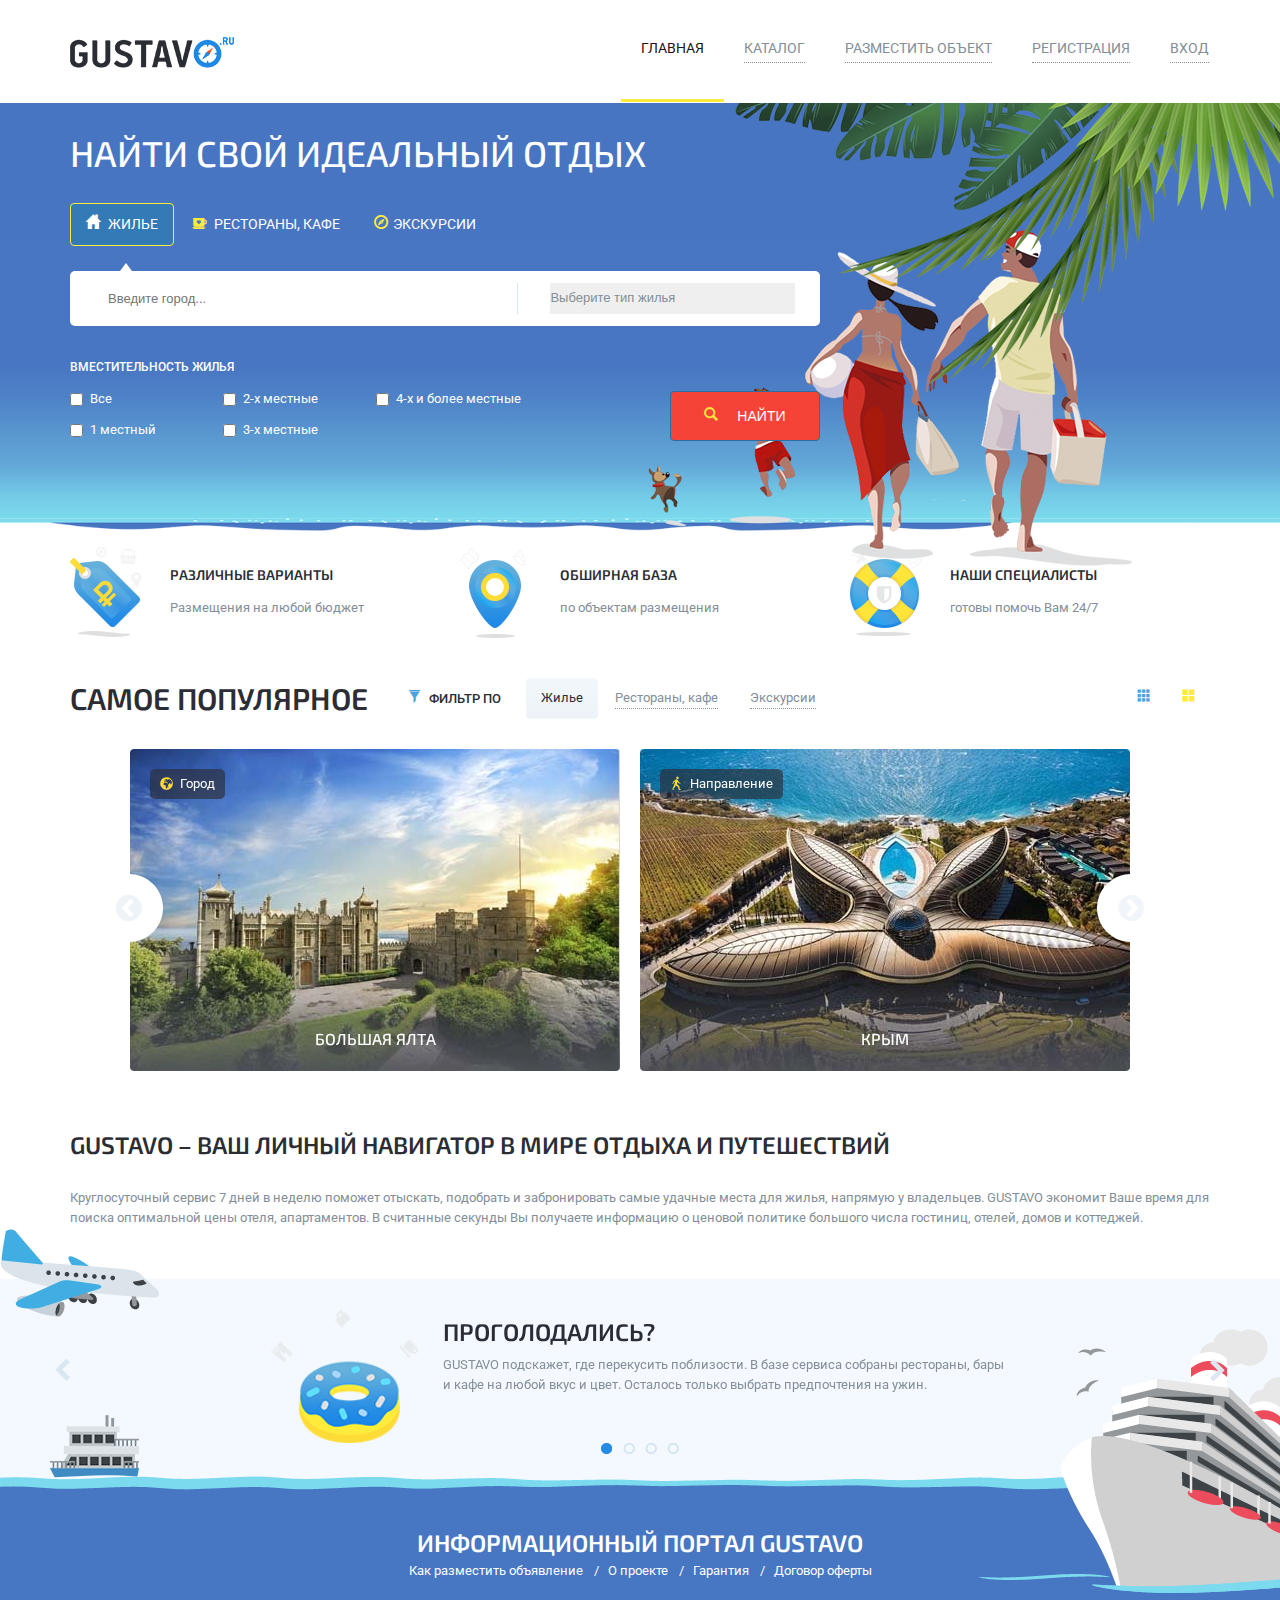
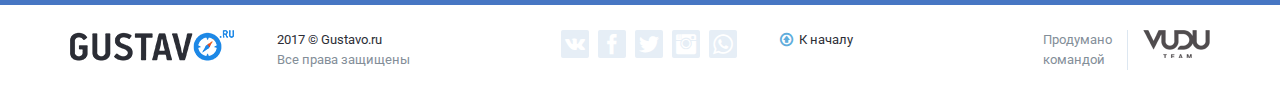
<file: index.html>
<!DOCTYPE html>
<html lang="en">
<head>
	<meta charset="UTF-8">
	<meta name="viewport" content="width=device-width, initial-scale=1.0">
	<meta http-equiv="X-UA-Compatible" content="ie=edge">
	<title>Document</title>
	<link rel="stylesheet" href="css/bootstrap.min.css">
		<link rel="stylesheet" href="css/glyphicons.css">
		<link rel="stylesheet" href="css/slick.css">
	<link rel="stylesheet" href="css/main.css">

	<!--[if lt IE 9]>
      <script src="https://oss.maxcdn.com/html5shiv/3.7.2/html5shiv.min.js"></script>
      <script src="https://oss.maxcdn.com/respond/1.4.2/respond.min.js"></script>
    <![endif]-->
</head>
<body>
	<div class="wrapper">
		<header class="header">
		<div class="container">
				<div class="row">
					<div class="col-md-2">
						<div class="navbar-header header_logo">
						<a href="#">
							<img src="images/logo.png" alt="logo">
							<span>Gustavo</span>
						</a>
					</div>
					</div>
					<div class="col-md-10">
					<div class="navbar">
							 <ul class="nav navbar-nav" role="menu">
								  <li class="active"><a href="#">Главная</a></li>
								   <li><a href="#">Каталог</a></li>
								  <li><a href="#">Разместить объект</a></li>
								  <li><a href="#">Регистрация</a></li>
								  <li><a href="#">Вход</a></li>

								</ul>
						</div>
						<a href="#navbar_collapce" class="navbar_toogle">
							<span class="ico_bar"></span>
							<span class="ico_bar"></span>
							<span class="ico_bar"></span>
						</a>
					</div>
				</div>
				</div>
		</header>
		<main class="main">
			<div class="main_search">
			<img src="images/beach.png" alt="beach">
			<div class="container">
				<div class="row">
					<div class="col-md-8 main_search_block">
					<h3>Найти свой идеальный отдых</h3>
					<ul class="nav nav-pills main_search_pills">
					  <li class="active"><a data-toggle="pill" href="#home">  <span class="glyphicons glyphicons-home"></span> Жилье</a> </li>
					  <li><a data-toggle="pill" href="#cafe"><span class="glyphicons glyphicons-coffee-cup"></span> Рестораны, кафе</a></li>
					  <li><a data-toggle="pill" href="#excursions"><span class="glyphicons glyphicons-compass"></span>Экскурсии</a></li>
					</ul>
					<div class="tab-content">
					  <div id="home" class="tab_arrow tab-pane fade in active">
					    <form action="" method="POST" role="form">
					    <div class="searchbox__block ">
					    	<div class="input-location-wrapper">
					    		<input type="text" class="searchbox__item" id="" placeholder="Введите город...">
					    	</div>
					    	<div class="select_block">
									<select class="searchbox__item">
										<option value=""> Выберите тип жилья</option>
										<option> Отель</option>
										<option> Частный сектор </option>
										<option> Коттедж</option>
										<option> Хостел</option>
									</select>
					    	</div>
					    	
								</div>
									<div class="tab-content_control clearfix">
										<button type="submit" class="btn btn-primary home_btn"><span class="glyphicons glyphicons-search"></span> Найти</button>
											<h6>Вместительность жилья</h6>
											<div class="tab-content_control_block">
												<label class="checkbox"><input type="checkbox" value="">Все</label>
												<label class="checkbox"><input type="checkbox" value="">2-х местные</label>
												<label class="checkbox"><input type="checkbox" value="">4-х  и более местные</label>
												<label class="checkbox"><input type="checkbox" value=""> 1 местный</label>
												<label class="checkbox"><input type="checkbox" value=""> 3-х местные</label>
											</div>
											

					    		</div>
					    </form>
					  </div>
					  <div id="cafe" class="tab-pane tab_cafe tab_arrow fade">
					    <form action="" method="POST" role="form">
					    <div class="searchbox__block ">
					    	<div class="input-location-wrapper">
					    		<input type="text" class="searchbox__item" id="" placeholder="Введите город...">
					    	</div>
					    	<div class="select_block">
									<select class="searchbox__item">
										<option value=""> Выберите тип жилья</option>
										<option> Отель</option>
										<option> Частный сектор </option>
										<option> Коттедж</option>
										<option> Хостел</option>
									</select>
					    	</div>
								</div>
					    	<button type="submit" class="btn btn-primary"><span class="glyphicon glyphicon-star"></span>Star</button>
					    </form>
					  </div>
					  <div id="excursions" class="tab-pane tab_excursions tab_arrow fade">
					     <form action="" method="POST" role="form">
					    <div class="searchbox__block ">
					    	<div class="input-location-wrapper">
					    		<input type="text" class="searchbox__item" id="" placeholder="Введите город...">
					    	</div>
					    	<div class="select_block">
									<select class="searchbox__item">
										<option value=""> Выберите тип жилья</option>
										<option> Отель</option>
										<option> Частный сектор </option>
										<option> Коттедж</option>
										<option> Хостел</option>
									</select>
					    	</div>
								</div>
					    	<button type="submit" class="btn btn-primary">Submit</button>
					    </form>
					  </div>
					</div>
					</div>
				</div>
			</div>
			</div>
			<div class="main_features">
				<div class="container">
					<div class="row">
						<div class="col-md-4">
						<div class="main_features_block">
							<div class="main_features_block_img_wrapper">
								<img src="images/features.png" alt="">
							</div>
							<div class="description">
								<h6>Различные варианты</h6>
								<p>Размещения на любой бюджет</p>
							</div>
						</div>
						</div>
							<div class="col-md-4">
							<div class="main_features_block">
							<div class="main_features_block_img_wrapper">
								<img src="images/features2.png" alt="">
							</div>
							<div class="description">
								<h6>Обширная база</h6>
								<p>по объектам размещения</p>
							</div>
						</div>
						</div>
							<div class="col-md-4">
							<div class="main_features_block">
							<div class="main_features_block_img_wrapper">
								<img src="images/features3.png" alt="">
							</div>
							<div class="description">
								<h6>Наши специалисты</h6>
								<p>готовы помочь Вам 24/7</p>
							</div>
						</div>
						</div>
					</div>
					</div>
			</div>
		<div class="main_gallery">
		<div class="container">
			<div class="row">
				<div class="col-md-12 main_gallery_header">
				<div class=" main_gallery_filter">
				<h4>Самое Популярное</h4>
				<span><span class="glyphicons glyphicons-filter"></span> Фильтр по</span>
				<ul class="nav nav-pills main_gallery_pills">
					 <li class="active"><a data-toggle="pill" href="#menu15">Жилье</a></li>
					 <li><a data-toggle="pill" href="#menu13">Рестораны, кафе</a></li>
					 <li><a data-toggle="pill" href="#menu14">Экскурсии</a></li>
					</ul>
				</div>
					<ul class="nav nav-pills main_gallery_grid">
					  <li class="reinit2"><a data-toggle="pill" href="#menu11"><span class="glyphicons glyphicons-show-thumbnails"></span></a></li>
					  <li class="active"><a data-toggle="pill" href="#home2"><span class="glyphicons glyphicons-show-big-thumbnails"></span></a></li>
					</ul>
					</div>
		     </div>
		     <div class="row">
				<div class="col-md-12">
		     <div class="tab-content tab_main_slider">
					  <div id="home2" class="tab-pane fade in active slider_2_item">
					    <ul>
					    	<li class="slide_2_item">
					    		<a href="">
						    		<span><span class="glyphicons glyphicons-globe-af"></span>Город</span>
						    		<img src="images/slide1.jpg" alt="">
						    		<h6>Большая ялта</h6>
					    		</a>
					    	</li>
					    	<li class="slide_2_item">
					    		<a href="">
						    		<span><span class="glyphicons glyphicons-person-walking"></span>Направление</span>
						    		<img src="images/slide2.jpg" alt="">
						    		<h6>Крым</h6>
					    		</a>
					    	</li>
					    	<li class="slide_2_item">
					    		<a href="">
						    		<span><span class="glyphicons glyphicons-globe-af"></span>Город</span>
						    		<img src="images/slide1.jpg" alt="">
						    		<h6>Большая ялта</h6>
					    		</a>
					    	</li>
					    	<li class="slide_2_item">
					    		<a href="">
						    		<span><span class="glyphicons glyphicons-person-walking"></span>Направление</span>
						    		<img src="images/slide2.jpg" alt="">
						    		<h6>Крым</h6>
					    		</a>
					    	</li>
					    </ul>

					  </div>
					  <div id="menu11" class="tab-pane fade slider_6_item">
					    <ul id="menu66">
					    	<li class="slide_6_item">
					    		<a href="">
						    		<span><span class="glyphicons glyphicons-globe-af"></span>Город</span>
						    		<img src="images/slide1.jpg" alt="">
						    		<h6>Большая ялта</h6>
					    		</a>
					    		<a href="">
						    		<span><span class="glyphicons glyphicons-person-walking"></span>Направление</span>
						    		<img src="images/slide2.jpg" alt="">
						    		<h6>Краснодарский край</h6>
					    		</a>
					    	</li>
					    	<li class="slide_6_item">
					    		<a href="">
						    			<span><span class="glyphicons glyphicons-person-walking"></span>Направление</span>
						    		<img src="images/slide1.jpg" alt="">
						    		<h6>Крым</h6>
					    		</a>
					    		<a href="">
						    		<span><span class="glyphicons glyphicons-cutlery"></span>Заведение</span>
						    		<img src="images/slide2.jpg" alt="">
						    		<h6>Мариус</h6>
					    		</a>
					    	</li>
					    	<li class="slide_6_item">
					    		<a href="">
						    		<span><span class="glyphicons glyphicons-globe-af"></span>Город</span>
						    		<img src="images/slide1.jpg" alt="">
						    		<h6>Большой сочи</h6>
					    		</a>
					    		<a href="">
						    		<span><span class="glyphicons glyphicons-cutlery"></span>Заведение</span>
						    		<img src="images/slide2.jpg" alt="">
						    		<h6>CORKs Wine Bar & Kitchen</h6>
					    		</a>
					    	</li>
					    		<li class="slide_6_item">
					    		<a href="">
						    		<span><span class="glyphicons glyphicons-globe-af"></span>Город</span>
						    		<img src="images/slide1.jpg" alt="">
						    		<h6>Большая ялта</h6>
					    		</a>
					    		<a href="">
						    			<span><span class="glyphicons glyphicons-person-walking"></span>Направление</span>
						    		<img src="images/slide2.jpg" alt="">
						    		<h6>Краснодарский край</h6>
					    		</a>
					    	</li>
					    	<li class="slide_6_item">
					    		<a href="">
						    		<span><span class="glyphicons glyphicons-person-walking"></span>Направление</span>
						    		<img src="images/slide1.jpg" alt="">
						    		<h6>Крым</h6>
					    		</a>
					    		<a href="">
						    		<span><span class="glyphicons glyphicons-cutlery"></span>Заведение</span>
						    		<img src="images/slide2.jpg" alt="">
						    		<h6>Мариус</h6>
					    		</a>
					    	</li>
					    	<li class="slide_6_item">
					    		<a href="">
						    		<span><span class="glyphicons glyphicons-globe-af"></span>Город</span>
						    		<img src="images/slide1.jpg" alt="">
						    		<h6>Большой сочи</h6>
					    		</a>
					    		<a href="">
						    		<span><span class="glyphicons glyphicons-cutlery"></span> Заведение</span>
						    		<img src="images/slide2.jpg" alt="">
						    		<h6>CORKs Wine Bar & Kitchen</h6>
					    		</a>
					    	</li>
					    	</ul>
					  </div>
					  	</div>
			</div>
					</div>
			</div>
		</div>

		<div class="main_bottom">
			<div class="container">
			<div class="row">
				<div class="col-md-12 main_bottom_text">
					<h2>GUSTAVO – Ваш личный навигатор в мире отдыха и путешествий</h2>
					<p>Круглосуточный сервис 7 дней в неделю поможет отыскать, подобрать и забронировать самые удачные места для жилья, напрямую у владельцев. GUSTAVO экономит Ваше время для поиска оптимальной цены отеля, апартаментов. В считанные секунды Вы получаете информацию о ценовой политике большого числа гостиниц, отелей, домов и коттеджей.</p>
				</div>
				</div>
			</div>
		</div>
	</main>
	<footer class="footer">
			<div class="footer_slider">
				<img src="images/airplane.png" class="airplane" alt="">
				<img src="images/ship.png" class="ship" alt="">
				<div class="container">
				<div class="row">
					<div class="col-md-12 footer_slider_block">
						<ul>
							<li class="footer_slide_block ">
								<div class="footer_slide_block_img_wrap">
									<img src="images/f_slide.png" alt="">
								</div>
								<div class="footer_slide_block_desk">
									<h6>Проголодались? </h6>
									<p>GUSTAVO подскажет, где перекусить поблизости. В базе сервиса собраны рестораны, бары и кафе на любой вкус и цвет. Осталось только выбрать предпочтения на ужин.
									</p>
								</div>
							</li>
							<li class="footer_slide_block ">
								<div class="footer_slide_block_img_wrap">
									<img src="images/f_slide.png" alt="">
								</div>
								<div class="footer_slide_block_desk">
									<h6>Проголодались? </h6>
									<p>GUSTAVO подскажет, где перекусить поблизости. В базе сервиса собраны рестораны, бары и кафе на любой вкус и цвет. Осталось только выбрать предпочтения на ужин.
									</p>
								</div>
							</li>
							<li class="footer_slide_block ">
								<div class="footer_slide_block_img_wrap">
									<img src="images/f_slide.png" alt="">
								</div>
								<div class="footer_slide_block_desk">
									<h6>Проголодались? </h6>
									<p>GUSTAVO подскажет, где перекусить поблизости. В базе сервиса собраны рестораны, бары и кафе на любой вкус и цвет. Осталось только выбрать предпочтения на ужин.
									</p>
								</div>
							</li>
							<li class="footer_slide_block">
								<div class="footer_slide_block_img_wrap">
									<img src="images/f_slide.png" alt="">
								</div>
								<div class="footer_slide_block_desk">
									<h6>Проголодались? </h6>
									<p>GUSTAVO подскажет, где перекусить поблизости. В базе сервиса собраны рестораны, бары и кафе на любой вкус и цвет. Осталось только выбрать предпочтения на ужин.</p>
								</div>
							</li>
					</ul>
					</div>
				</div>
				</div>
				<img src="images/ship2.png" class="ship2" alt="ship">
				<span class="footer_sea_border"></span>
			</div>
			<div class="footer_nav">
				<div class="container">
				<div class="row">
					<div class="col-md-12">
						<h4>Информационный портал Gustavo</h4>
						<ul class="footer_nav_block">
							<li><a href="">Как разместить объявление</a></li>
							<li><a href="">О проекте</a></li>
							<li><a href="">Гарантия</a></li>
							<li><a href="">Договор оферты </a></li>
						</ul>
						</div>
					</div>
				</div>
			</div>
			<div class="footer_bottom">
				<div class="container">
				<div class="row">
					<div class="col-md-4 footer_logo_left">
						<div class="footer_logo">
								<a href="#">
							<img src="images/logo.png" alt="logo">
							<span>Gustavo</span>
						</a>
						</div>
						<div class="footer_copyright">
							<strong>2017 © Gustavo.ru</strong>
							<span>Все права защищены </span>
						</div>
					</div>
					<div class="col-md-4 col-md-offset-1 footer_bottom_nav">
						<ul class="footer_bottom_nav_social">
							<li><a href="#" > <span class="icon-DCQmU9QnQS" ></span></a></li>
							<li><a href="#"> <span class="icon-Q3U1uzgmf" ></span></a></li>
							<li><a href="#"><span class="icon-XxFIR42AtH" ></span></a></li>
							<li><a href="#"><span class="icon-Gmwjn9LfI3" ></span></a></li>
							<li><a href="#"><span class="icon-gObfuOLptI" ></span></a></li>
						</ul>
						<div class="footer_back">
							<a href="#"><span class="glyphicons glyphicons-upload"></span> К началу</a>
						</div>
					</div>
					<div class="col-md-3  footer_bottom_team clearfix">
							<div class="footer_bottom_team_logo">
								<a href=""><img src="images/team.png" alt=""></a>
							</div>
							<div class="footer_bottom_team_desk">
									<span>Продумано командой</span>
							</div>
							
					</div>
				</div>
			</div>
			</div>
	</footer>
	</div>	
		
	 <script src="https://code.jquery.com/jquery-2.2.4.min.js"></script>
   <script src="js/bootstrap.min.js"></script>
   <script src="js/slick.min.js"></script>
    <script src="js/gustavo.js"></script>
		
</body>

</html>
</file>
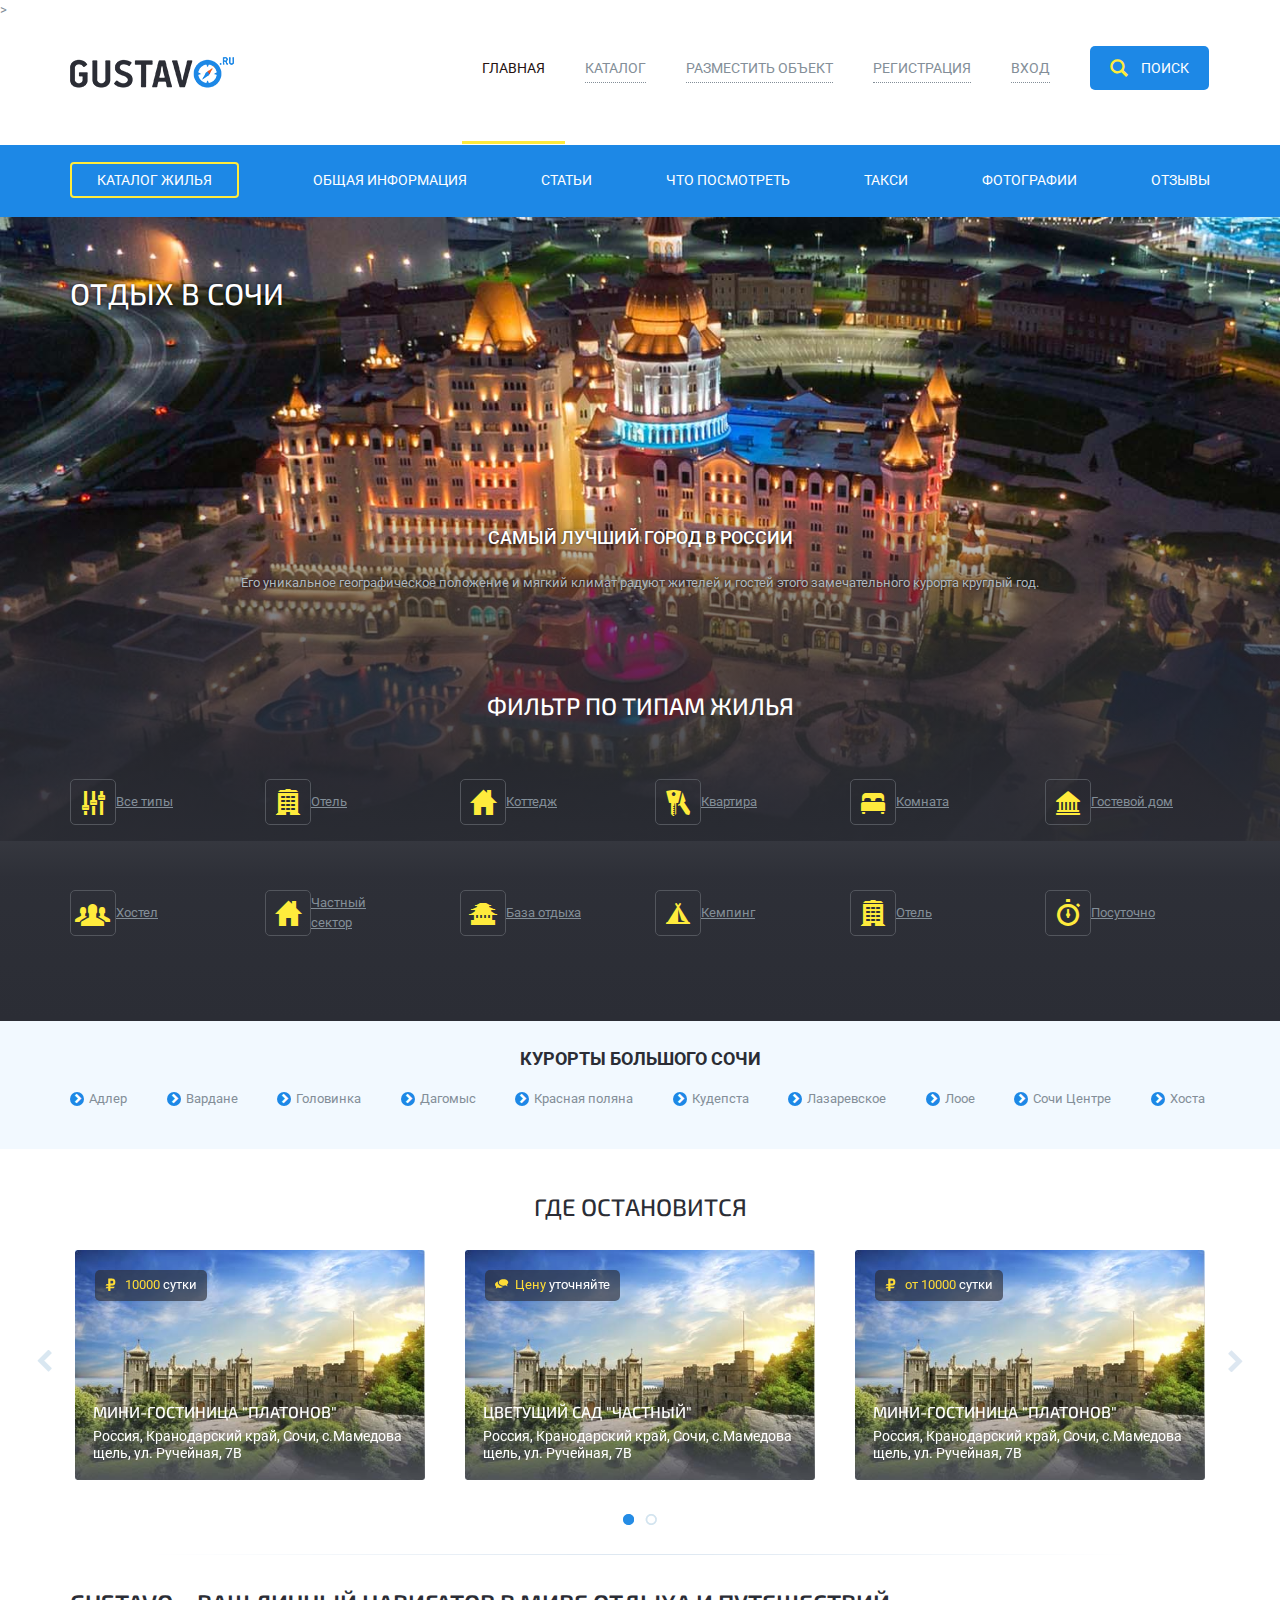
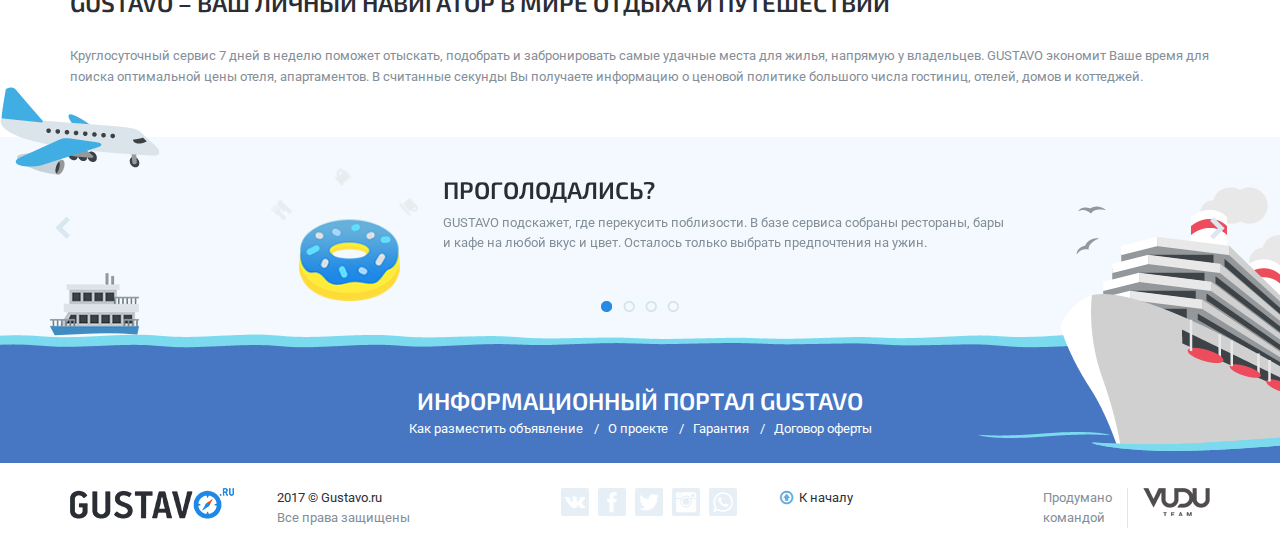
<file: city.html>
<!DOCTYPE html<html lang="en">>

<head>
	<meta charset="UTF-8">
	<meta name="viewport" content="width=device-width, initial-scale=1.0">
	<meta http-equiv="X-UA-Compatible" content="ie=edge">
	<title>Document</title>
	<link rel="stylesheet" href="css/bootstrap.min.css">
		<link rel="stylesheet" href="css/glyphicons.css">
		<link rel="stylesheet" href="css/slick.css">
	<link rel="stylesheet" href="css/main.css">

	<!--[if lt IE 9]>
      <script src="https://oss.maxcdn.com/html5shiv/3.7.2/html5shiv.min.js"></script>
      <script src="https://oss.maxcdn.com/respond/1.4.2/respond.min.js"></script>
    <![endif]-->
</head>
<body>
	<div class="wrapper">
		<header class="header">
		<div class="container">
				<div class="row">
					<div class="col-md-2">
						<div class="navbar-header header_logo">
						<a href="#">
							<img src="images/logo.png" alt="logo">
							<span>Gustavo</span>
						</a>
					</div>
					</div>
					<div class="col-md-10">
					<div class="navbar">
							 <ul class="nav navbar-nav" role="menu">
								  <li class="active"><a href="#">Главная</a></li>
								  <li><a href="#">Каталог</a></li>
								  <li><a href="#">Разместить объект</a></li>
								  <li><a href="#">Регистрация</a></li>
								  <li><a href="#">Вход</a></li>
									<li class="navbar-nav_search"><a href="#"> <span class="navbar-nav_search_block">	<span class="glyphicons glyphicons-search"></span>	Поиск </span></a></li>
								</ul>
						</div>
						<a href="#navbar_collapce" class="navbar_toogle">
							<span class="ico_bar"></span>
							<span class="ico_bar"></span>
							<span class="ico_bar"></span>
						</a>
					</div>
				</div>
				</div>
		</header>
		<main class="main">
		<div class="main_city">
				<div class="main_city_img_wrapp">
					<img src="images/city.jpg" alt="">
				</div>
				<div class="city_top_navbar">	
						<div class="container">
							<div class="row">
								<div class="col-md-12">
										 <ul class="city_top_navbar_block" role="menu">
										  <li class="active"><a href="#">Каталог жилья</a></li>
										  <li><a href="#">Общая информация</a></li>
										  <li><a href="#">Статьи</a></li>
										  <li><a href="#">Что посмотреть</a></li>
										  <li><a href="#">Такси</a></li>
											<li><a href="#">Фотографии</a></li>
											<li><a href="#">Отзывы</a></li>
										</ul>
								</div>
							</div>
						</div>
				</div>
				<div class="main_city_info_block">
					<div class="main_city_info_block_header">
						<div class="container">
								<div class="row">
									<div class="col-md-12">
										<h2 class="main_city_info_block_header">Отдых в Сочи</h2>
											</div>
									</div>
								</div>
							</div>

							<div class="main_city_info_block_body">
								<div class="container">
								<div class="row">
									<div class="col-md-12">
										<div class="main_city_info_block_text">
												<h5>САМЫЙ ЛУЧШИЙ ГОРОД В РОССИИ</h5>
												<p>Его уникальное географическое положение и мягкий климат радуют жителей и гостей этого замечательного курорта круглый год.</p>
										</div>
									</div>
								</div>
							</div>
							<div class="container">
								<div class="row">
									<div class="col-md-12">
										<div class="main_city_filter_header">
												<h6>Фильтр по типам жилья</h6>
										</div>
									</div>
								</div>
							</div>
							<div class="main_city_filter_block">
								<div class="container">
								<div class="row">
									<div class="col-md-2">
											<div class="main_city_filter_block_item">
													<span class="main_city_icon_filter">
														<span class="glyphicons glyphicons-adjust-alt"></span>
													</span>
													<p>Все типы</p>
											</div>
											<div class="main_city_filter_block_item">
													<span class="main_city_icon_filter">
														<span class="glyphicons glyphicons-group"></span>
													</span>
													<p>Хостел</p>
											</div>
									</div>
									<div class="col-md-2">
										<div class="main_city_filter_block_item">
													<span class="main_city_icon_filter">
														<span class="glyphicons glyphicons-building"></span>
													</span>
													<p>Отель</p>
											</div>
											<div class="main_city_filter_block_item">
													<span class="main_city_icon_filter">
															<span class="glyphicons glyphicons-home"></span>
													</span>
													<p>Частный <br> сектор</p>
											</div>
									</div>
									<div class="col-md-2">
										<div class="main_city_filter_block_item">
													<span class="main_city_icon_filter">
														<span class="glyphicons glyphicons-home"></span>
													</span>
													<p>Коттедж</p>
											</div>
											<div class="main_city_filter_block_item">
													<span class="main_city_icon_filter">
														<span class="glyphicons glyphicons-temple-buddhist"></span>
														</span>
													<p>База отдыха</p>
											</div>
									</div>
									<div class="col-md-2">
									<div class="main_city_filter_block_item">
													<span class="main_city_icon_filter">
														<span class="glyphicons glyphicons-keys"></span>
													</span>
													<p>Квартира</p>
											</div>
											<div class="main_city_filter_block_item">
													<span class="main_city_icon_filter">
													<span class="glyphicons glyphicons-tent"></span>
													</span>
													<p>Кемпинг</p>
											</div>
									</div>
									<div class="col-md-2">
										<div class="main_city_filter_block_item">
													<span class="main_city_icon_filter">
														<span class="glyphicons glyphicons-bed-alt"></span>
													</span>
													<p>Комната</p>
											</div>
											<div class="main_city_filter_block_item">
													<span class="main_city_icon_filter">
														<span class="glyphicons glyphicons-building"></span>
													</span>
													<p>Отель</p>
											</div>
									</div>
									<div class="col-md-2">
										<div class="main_city_filter_block_item">
													<span class="main_city_icon_filter">
														<span class="glyphicons glyphicons-bank"></span>
													</span>
													<p>Гостевой дом</p>
											</div>
											<div class="main_city_filter_block_item">
													<span class="main_city_icon_filter">
													<span class="glyphicons glyphicons-stopwatch"></span>
													</span>
													<p>Посуточно</p>
											</div>
									</div>
									</div>
								</div>

							</div>
							</div>
							<div class="main_city_info_block_footer">
								<div class="container">
								<div class="row">
									<div class="col-md-12">
										<div class="main_city_info_block_footer_nav">
												<h4>Курорты Большого Сочи</h4>
												<ul>
														<li class="main_city_info_block_footer_nav_item">
															<a href="">
																<span><span class="glyphicons glyphicons-chevron-right"></span></span>
																<strong>
																	Адлер
																</strong>
															</a>
														</li>
														<li class="main_city_info_block_footer_nav_item">
															<a href="">
																<span><span class="glyphicons glyphicons-chevron-right"></span></span>
																<strong>
																	Вардане
																</strong>
															</a>
														</li>
														<li class="main_city_info_block_footer_nav_item">
															<a href="">
																<span><span class="glyphicons glyphicons-chevron-right"></span></span>
																<strong>
																	Головинка
																</strong>
															</a>
														</li>
														<li class="main_city_info_block_footer_nav_item">
															<a href="">
																<span><span class="glyphicons glyphicons-chevron-right"></span></span>
																<strong>
																	Дагомыс
																</strong>
															</a>
														</li>
														<li class="main_city_info_block_footer_nav_item">
															<a href="">
																<span><span class="glyphicons glyphicons-chevron-right"></span></span>
																<strong>
																	Красная поляна
																</strong>
															</a>
														</li>
														<li class="main_city_info_block_footer_nav_item">
															<a href="">
																<span><span class="glyphicons glyphicons-chevron-right"></span></span>
																<strong>
																	Кудепста
																</strong>
															</a>
														</li>
														<li class="main_city_info_block_footer_nav_item">
															<a href="">
																<span><span class="glyphicons glyphicons-chevron-right"></span></span>
																<strong>
																	Лазаревское
																</strong>
															</a>
														</li>
														<li class="main_city_info_block_footer_nav_item">
															<a href="">
																<span><span class="glyphicons glyphicons-chevron-right"></span></span>
																<strong>
																	Лоое
																</strong>
															</a>
														</li>
														<li class="main_city_info_block_footer_nav_item">
															<a href="">
																<span><span class="glyphicons glyphicons-chevron-right"></span></span>
																<strong>
																	Сочи Центре
																</strong>
															</a>
														</li>
														<li class="main_city_info_block_footer_nav_item">
															<a href="">
																<span><span class="glyphicons glyphicons-chevron-right"></span></span>
																<strong>
																	Хоста
																</strong>
															</a>
														</li>
												</ul>
										</div>
									</div>
									</div>
								</div>

							</div>
					</div>


			</div>
		<div class="main_bottom">
			<div class="main_bottom_slider">
				<div class="container">
					<div class="row">
						<div class="col-md-12">
								  <div  class="slider_3_item">
								  <h4>Где остановится</h4>
					    <ul>
					    	<li class="slide_3_item">
					    		<a href="">
						    		<span><span class="glyphicons glyphicons-ruble"></span><em>10000</em>сутки</span>
						    		<img src="images/slide1.jpg" alt="">
						    		<h6>Мини-гостиница "Платонов"</h6>
						    		<p>Россия, Кранодарский край, Сочи, с.Мамедова щель, ул. Ручейная, 7В </p>
					    		</a>
					    	</li>
					    	<li class="slide_3_item">
					    		<a href="">
						    			<span><span class="glyphicons glyphicons-conversation"></span><em>Цену</em>уточняйте</span>
						    		<img src="images/slide1.jpg" alt="">
						    		<h6>Цветущий сад "Частный"</h6>
						    		<p>Россия, Кранодарский край, Сочи, с.Мамедова щель, ул. Ручейная, 7В </p>
					    		</a>
					    	</li>
					    	<li class="slide_3_item">
					    		<a href="">
						    		<span><span class="glyphicons glyphicons-ruble"></span><em>от 10000</em>сутки</span>
						    		<img src="images/slide1.jpg" alt="">
						    	<h6>Мини-гостиница "Платонов"</h6>
						    		<p>Россия, Кранодарский край, Сочи, с.Мамедова щель, ул. Ручейная, 7В </p>
					    		</a>
					    		
					    	</li>
					    		<li class="slide_3_item">
					    		<a href="">
						    		<span><span class="glyphicons glyphicons-globe-af"></span>Город</span>
						    		<img src="images/slide1.jpg" alt="">
						    		<h6>Мини-гостиница "Платонов"</h6>
						    		<p>Россия, Кранодарский край, Сочи, с.Мамедова щель, ул. Ручейная, 7В </p>
					    		</a>
					    		
					    	</li>
					    	<li class="slide_3_item">
					    		<a href="">
						    		<span><span class="glyphicons glyphicons-person-walking"></span>Направление</span>
						    		<img src="images/slide1.jpg" alt="">
						    		<h6>Мини-гостиница "Платонов"</h6>
						    		<p>Россия, Кранодарский край, Сочи, с.Мамедова щель, ул. Ручейная, 7В </p>
					    		</a>
					    	
					    	</li>
					    	<li class="slide_3_item">
					    		<a href="">
						    		<span><span class="glyphicons glyphicons-globe-af"></span>Город</span>
						    		<img src="images/slide1.jpg" alt="">
						    		<h6>Мини-гостиница "Платонов"</h6>
						    		<p>Россия, Кранодарский край, Сочи, с.Мамедова щель, ул. Ручейная, 7В </p>
					    		</a>
					    		
					    	</li>
					    	</ul>
					  </div>
						</div>
					</div>
					</div>
			</div>
			<div class="container">
			<div class="row">
				<div class="col-md-12 main_bottom_text">
					<h2>GUSTAVO – Ваш личный навигатор в мире отдыха и путешествий</h2>
					<p>Круглосуточный сервис 7 дней в неделю поможет отыскать, подобрать и забронировать самые удачные места для жилья, напрямую у владельцев. GUSTAVO экономит Ваше время для поиска оптимальной цены отеля, апартаментов. В считанные секунды Вы получаете информацию о ценовой политике большого числа гостиниц, отелей, домов и коттеджей.</p>
				</div>
				</div>
			</div>
		</div>
	</main>
	<footer class="footer">
			<div class="footer_slider">
				<img src="images/airplane.png" class="airplane" alt="">
				<img src="images/ship.png" class="ship" alt="">
				<div class="container">
				<div class="row">
					<div class="col-md-12 footer_slider_block">
						<ul>
							<li class="footer_slide_block ">
								<div class="footer_slide_block_img_wrap">
									<img src="images/f_slide.png" alt="">
								</div>
								<div class="footer_slide_block_desk">
									<h6>Проголодались? </h6>
									<p>GUSTAVO подскажет, где перекусить поблизости. В базе сервиса собраны рестораны, бары и кафе на любой вкус и цвет. Осталось только выбрать предпочтения на ужин.
									</p>
								</div>
							</li>
							<li class="footer_slide_block ">
								<div class="footer_slide_block_img_wrap">
									<img src="images/f_slide.png" alt="">
								</div>
								<div class="footer_slide_block_desk">
									<h6>Проголодались? </h6>
									<p>GUSTAVO подскажет, где перекусить поблизости. В базе сервиса собраны рестораны, бары и кафе на любой вкус и цвет. Осталось только выбрать предпочтения на ужин.
									</p>
								</div>
							</li>
							<li class="footer_slide_block ">
								<div class="footer_slide_block_img_wrap">
									<img src="images/f_slide.png" alt="">
								</div>
								<div class="footer_slide_block_desk">
									<h6>Проголодались? </h6>
									<p>GUSTAVO подскажет, где перекусить поблизости. В базе сервиса собраны рестораны, бары и кафе на любой вкус и цвет. Осталось только выбрать предпочтения на ужин.
									</p>
								</div>
							</li>
							<li class="footer_slide_block">
								<div class="footer_slide_block_img_wrap">
									<img src="images/f_slide.png" alt="">
								</div>
								<div class="footer_slide_block_desk">
									<h6>Проголодались? </h6>
									<p>GUSTAVO подскажет, где перекусить поблизости. В базе сервиса собраны рестораны, бары и кафе на любой вкус и цвет. Осталось только выбрать предпочтения на ужин.</p>
								</div>
							</li>
					</ul>
					</div>
				</div>
				</div>
				<img src="images/ship2.png" class="ship2" alt="ship">
				<span class="footer_sea_border"></span>
			</div>
			<div class="footer_nav">
				<div class="container">
				<div class="row">
					<div class="col-md-12">
						<h4>Информационный портал Gustavo</h4>
						<ul class="footer_nav_block">
							<li><a href="">Как разместить объявление</a></li>
							<li><a href="">О проекте</a></li>
							<li><a href="">Гарантия</a></li>
							<li><a href="">Договор оферты </a></li>
						</ul>
						</div>
					</div>
				</div>
			</div>
			<div class="footer_bottom">
				<div class="container">
				<div class="row">
					<div class="col-md-4 footer_logo_left">
						<div class="footer_logo">
								<a href="#">
							<img src="images/logo.png" alt="logo">
							<span>Gustavo</span>
						</a>
						</div>
						<div class="footer_copyright">
							<strong>2017 © Gustavo.ru</strong>
							<span>Все права защищены </span>
						</div>
					</div>
					<div class="col-md-4 col-md-offset-1 footer_bottom_nav">
						<ul class="footer_bottom_nav_social">
							<li><a href="#" > <span class="icon-DCQmU9QnQS" ></span></a></li>
							<li><a href="#"> <span class="icon-Q3U1uzgmf" ></span></a></li>
							<li><a href="#"><span class="icon-XxFIR42AtH" ></span></a></li>
							<li><a href="#"><span class="icon-Gmwjn9LfI3" ></span></a></li>
							<li><a href="#"><span class="icon-gObfuOLptI" ></span></a></li>
						</ul>
						<div class="footer_back">
							<a href="#"><span class="glyphicons glyphicons-upload"></span> К началу</a>
						</div>
					</div>
					<div class="col-md-3  footer_bottom_team clearfix">
							<div class="footer_bottom_team_logo">
								<a href=""><img src="images/team.png" alt=""></a>
							</div>
							<div class="footer_bottom_team_desk">
									<span>Продумано командой</span>
							</div>
							
					</div>
				</div>
			</div>
			</div>
	</footer>
	</div>	
		
	 <script src="https://code.jquery.com/jquery-2.2.4.min.js"></script>
   <script src="js/bootstrap.min.js"></script>
   <script src="js/slick.min.js"></script>
    <script src="js/gustavo.js"></script>
		
</body>

</html>
</file>
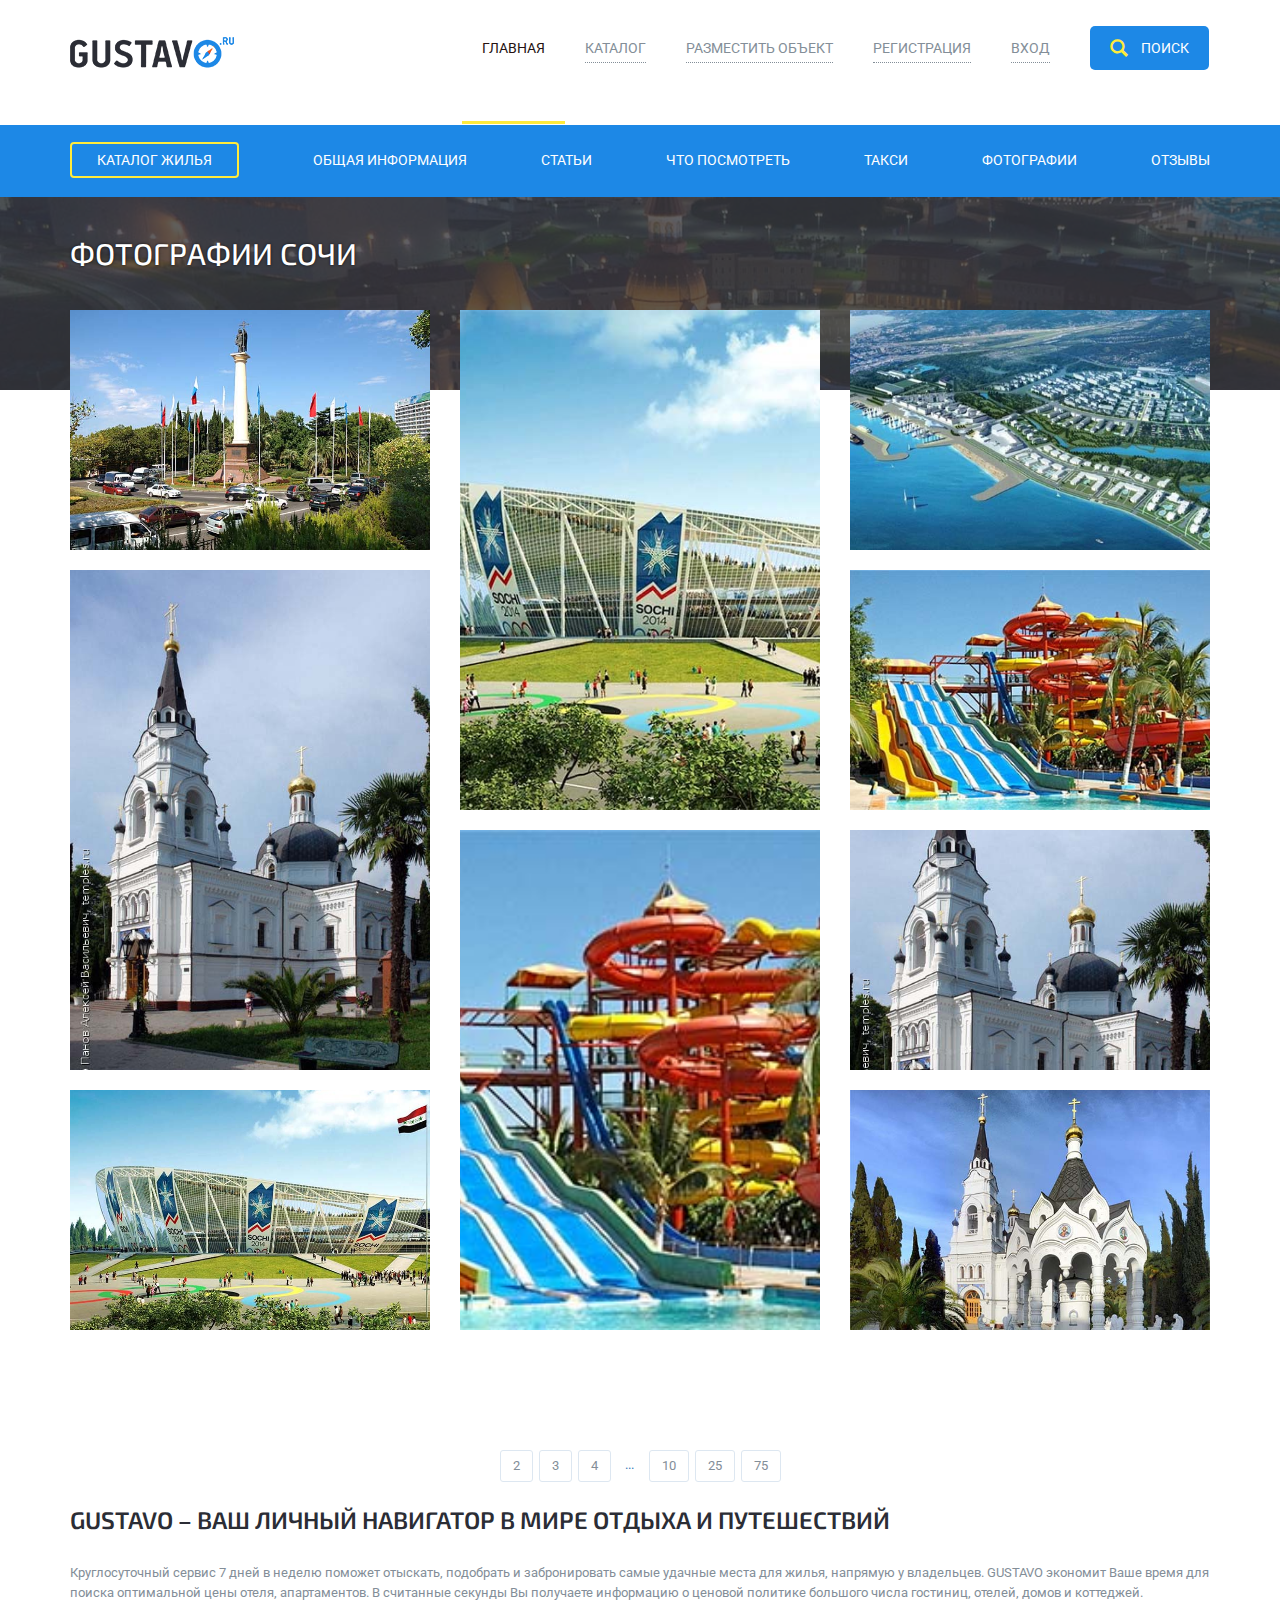
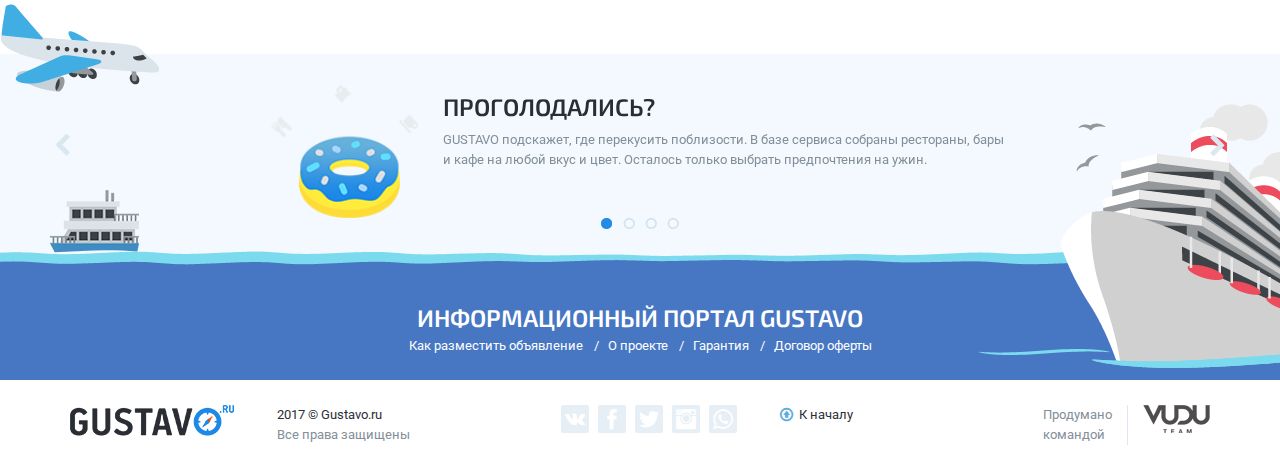
<file: foto.html>
<!DOCTYPE html>
<html lang="en">
<head>
	<meta charset="UTF-8">
	<meta name="viewport" content="width=device-width, initial-scale=1.0">
	<meta http-equiv="X-UA-Compatible" content="ie=edge">
	<title>Document</title>
	<link rel="stylesheet" href="css/bootstrap.min.css">
		<link rel="stylesheet" href="css/glyphicons.css">
		<link rel="stylesheet" href="css/slick.css">
	<link rel="stylesheet" href="css/main.css">

	<!--[if lt IE 9]>
      <script src="https://oss.maxcdn.com/html5shiv/3.7.2/html5shiv.min.js"></script>
      <script src="https://oss.maxcdn.com/respond/1.4.2/respond.min.js"></script>
    <![endif]-->
</head>
<body>
	<div class="wrapper">
		<header class="header">
		<div class="container">
				<div class="row">
					<div class="col-md-2">
						<div class="navbar-header header_logo">
						<a href="#">
							<img src="images/logo.png" alt="logo">
							<span>Gustavo</span>
						</a>
					</div>
					</div>
					<div class="col-md-10">
					<div class="navbar">
							 <ul class="nav navbar-nav" role="menu">
								  <li class="active"><a href="#">Главная</a></li>
								  <li><a href="#">Каталог</a></li>
								  <li><a href="#">Разместить объект</a></li>
								  <li><a href="#">Регистрация</a></li>
								  <li><a href="#">Вход</a></li>
									<li class="navbar-nav_search"><a href="#"> <span class="navbar-nav_search_block">	<span class="glyphicons glyphicons-search"></span>	Поиск </span></a></li>
								</ul>
						</div>
						<a href="#navbar_collapce" class="navbar_toogle">
							<span class="ico_bar"></span>
							<span class="ico_bar"></span>
							<span class="ico_bar"></span>
						</a>
					</div>
				</div>
				</div>
		</header>
		<main class="main">
		<div class="main_city2">
				<div class="main_city_img_wrapp2">
					<img src="images/city.jpg" alt="">
				</div>
				<div class="city_top_navbar">	
						<div class="container">
							<div class="row">
								<div class="col-md-12">
										 <ul class="city_top_navbar_block" role="menu">
										  <li class="active"><a href="#">Каталог жилья</a></li>
										  <li><a href="#">Общая информация</a></li>
										  <li><a href="#">Статьи</a></li>
										  <li><a href="#">Что посмотреть</a></li>
										  <li><a href="#">Такси</a></li>
											<li><a href="#">Фотографии</a></li>
											<li><a href="#">Отзывы</a></li>
										</ul>
								</div>
							</div>
						</div>
				</div>
				<div class="main_city_info_block">
						<div class="container">
								<div class="row">
									<div class="col-md-12">
										<h2 class="main_city_info_block_header_photo">Фотографии Сочи</h2>
											</div>
									</div>
								</div>
					</div>


			</div>
		
		<div class="main_bottom">
			<div class="main_foto">
				<div class="container">
					<div class="row">
						<div class="col-md-4">
							<div class="main_foto_img_wrapp">
								<img src="images/gallery.jpg" alt="">
							</div>
							<div class="main_foto_img_wrapp large">
								<img src="images/gallery5.jpg" alt="">
							</div>
							<div class="main_foto_img_wrapp">
								<img src="images/gallery4.jpg" alt="">
							</div>
						</div>
						<div class="col-md-4">
							<div class="main_foto_img_wrapp large">
								<img src="images/gallery4.jpg" alt="">
							</div>
							<div class="main_foto_img_wrapp large">
								<img src="images/gallery3.jpg" alt="">
							</div>
						</div>
						<div class="col-md-4">
							<div class="main_foto_img_wrapp">
								<img src="images/gallery2.jpg" alt="">
							</div>
							<div class="main_foto_img_wrapp">
								<img src="images/gallery3.jpg" alt="">
							</div>
							<div class="main_foto_img_wrapp">
								<img src="images/gallery5.jpg" alt="">
							</div>
							<div class="main_foto_img_wrapp">
								<img src="images/gallery6.jpg" alt="">
							</div>
						</div>
		
						</div>
					</div>
				</div>
				<div class="container">
					<div class="row">
						<div class="col-md-12">
							<div class="main_category_pagination">
								<div class=" pagination_block">
									<ul class="pagination">
									 <li><a href="#">2</a></li>
									 <li><a href="#">3</a></li>
									 <li><a href="#">4</a></li>
										<li><span>...</span></li>
										<li><a href="#">10</a></li>
										<li><a href="#">25</a></li>
										<li><a href="#">75</a></li>
									</ul>
								</div>
							</div>
						</div>
					</div>
				</div>
			<div class="container">
			<div class="row">
				<div class="col-md-12 main_bottom_text">
					<h2>GUSTAVO – Ваш личный навигатор в мире отдыха и путешествий</h2>
					<p>Круглосуточный сервис 7 дней в неделю поможет отыскать, подобрать и забронировать самые удачные места для жилья, напрямую у владельцев. GUSTAVO экономит Ваше время для поиска оптимальной цены отеля, апартаментов. В считанные секунды Вы получаете информацию о ценовой политике большого числа гостиниц, отелей, домов и коттеджей.</p>
				</div>
				</div>
			</div>
		</div>

	</main>
	<footer class="footer">
			<div class="footer_slider">
				<img src="images/airplane.png" class="airplane" alt="">
				<img src="images/ship.png" class="ship" alt="">
				<div class="container">
				<div class="row">
					<div class="col-md-12 footer_slider_block">
						<ul>
							<li class="footer_slide_block ">
								<div class="footer_slide_block_img_wrap">
									<img src="images/f_slide.png" alt="">
								</div>
								<div class="footer_slide_block_desk">
									<h6>Проголодались? </h6>
									<p>GUSTAVO подскажет, где перекусить поблизости. В базе сервиса собраны рестораны, бары и кафе на любой вкус и цвет. Осталось только выбрать предпочтения на ужин.
									</p>
								</div>
							</li>
							<li class="footer_slide_block ">
								<div class="footer_slide_block_img_wrap">
									<img src="images/f_slide.png" alt="">
								</div>
								<div class="footer_slide_block_desk">
									<h6>Проголодались? </h6>
									<p>GUSTAVO подскажет, где перекусить поблизости. В базе сервиса собраны рестораны, бары и кафе на любой вкус и цвет. Осталось только выбрать предпочтения на ужин.
									</p>
								</div>
							</li>
							<li class="footer_slide_block ">
								<div class="footer_slide_block_img_wrap">
									<img src="images/f_slide.png" alt="">
								</div>
								<div class="footer_slide_block_desk">
									<h6>Проголодались? </h6>
									<p>GUSTAVO подскажет, где перекусить поблизости. В базе сервиса собраны рестораны, бары и кафе на любой вкус и цвет. Осталось только выбрать предпочтения на ужин.
									</p>
								</div>
							</li>
							<li class="footer_slide_block">
								<div class="footer_slide_block_img_wrap">
									<img src="images/f_slide.png" alt="">
								</div>
								<div class="footer_slide_block_desk">
									<h6>Проголодались? </h6>
									<p>GUSTAVO подскажет, где перекусить поблизости. В базе сервиса собраны рестораны, бары и кафе на любой вкус и цвет. Осталось только выбрать предпочтения на ужин.</p>
								</div>
							</li>
					</ul>
					</div>
				</div>
				</div>
				<img src="images/ship2.png" class="ship2" alt="ship">
				<span class="footer_sea_border"></span>
			</div>
			<div class="footer_nav">
				<div class="container">
				<div class="row">
					<div class="col-md-12">
						<h4>Информационный портал Gustavo</h4>
						<ul class="footer_nav_block">
							<li><a href="">Как разместить объявление</a></li>
							<li><a href="">О проекте</a></li>
							<li><a href="">Гарантия</a></li>
							<li><a href="">Договор оферты </a></li>
						</ul>
						</div>
					</div>
				</div>
			</div>
			<div class="footer_bottom">
				<div class="container">
				<div class="row">
					<div class="col-md-4 footer_logo_left">
						<div class="footer_logo">
								<a href="#">
							<img src="images/logo.png" alt="logo">
							<span>Gustavo</span>
						</a>
						</div>
						<div class="footer_copyright">
							<strong>2017 © Gustavo.ru</strong>
							<span>Все права защищены </span>
						</div>
					</div>
					<div class="col-md-4 col-md-offset-1 footer_bottom_nav">
						<ul class="footer_bottom_nav_social">
							<li><a href="#" > <span class="icon-DCQmU9QnQS" ></span></a></li>
							<li><a href="#"> <span class="icon-Q3U1uzgmf" ></span></a></li>
							<li><a href="#"><span class="icon-XxFIR42AtH" ></span></a></li>
							<li><a href="#"><span class="icon-Gmwjn9LfI3" ></span></a></li>
							<li><a href="#"><span class="icon-gObfuOLptI" ></span></a></li>
						</ul>
						<div class="footer_back">
							<a href="#"><span class="glyphicons glyphicons-upload"></span> К началу</a>
						</div>
					</div>
					<div class="col-md-3  footer_bottom_team clearfix">
							<div class="footer_bottom_team_logo">
								<a href=""><img src="images/team.png" alt=""></a>
							</div>
							<div class="footer_bottom_team_desk">
									<span>Продумано командой</span>
							</div>
							
					</div>
				</div>
			</div>
			</div>
	</footer>
	</div>	
		
	 <script src="https://code.jquery.com/jquery-2.2.4.min.js"></script>
   <script src="js/bootstrap.min.js"></script>
   <script src="js/slick.min.js"></script>
    <script src="js/gustavo.js"></script>
		
</body>

</html>
</file>
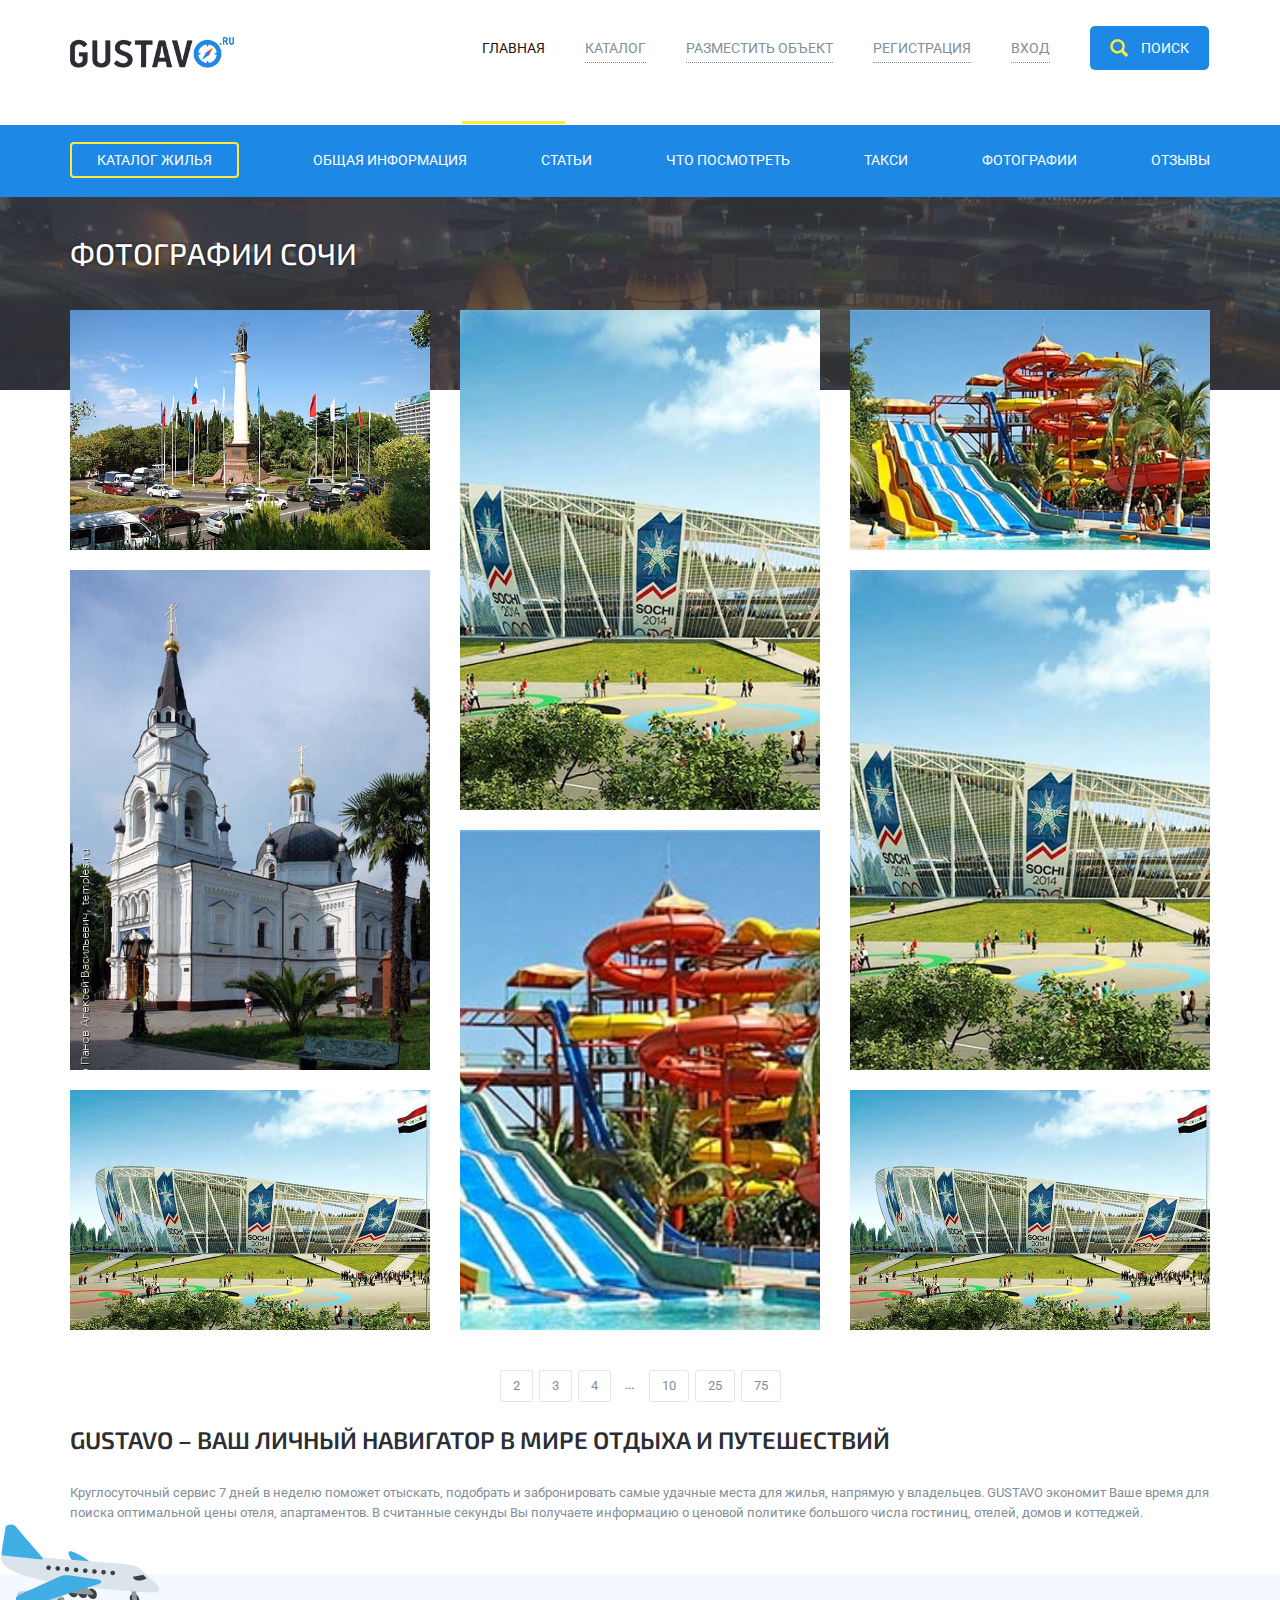
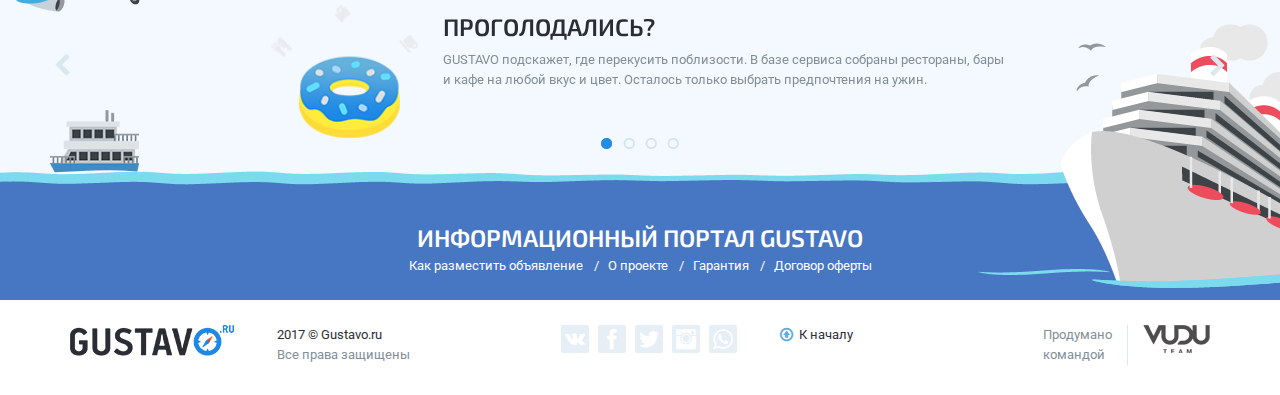
<file: foto2.html>
<!DOCTYPE html>
<html lang="en">
<head>
	<meta charset="UTF-8">
	<meta name="viewport" content="width=device-width, initial-scale=1.0">
	<meta http-equiv="X-UA-Compatible" content="ie=edge">
	<title>Document</title>
	<link rel="stylesheet" href="css/bootstrap.min.css">
		<link rel="stylesheet" href="css/glyphicons.css">
		<link rel="stylesheet" href="css/slick.css">
	<link rel="stylesheet" href="css/main.css">

	<!--[if lt IE 9]>
      <script src="https://oss.maxcdn.com/html5shiv/3.7.2/html5shiv.min.js"></script>
      <script src="https://oss.maxcdn.com/respond/1.4.2/respond.min.js"></script>
    <![endif]-->
</head>
<body>
	<div class="wrapper">
		<header class="header">
		<div class="container">
				<div class="row">
					<div class="col-md-2">
						<div class="navbar-header header_logo">
						<a href="#">
							<img src="images/logo.png" alt="logo">
							<span>Gustavo</span>
						</a>
					</div>
					</div>
					<div class="col-md-10">
					<div class="navbar">
							 <ul class="nav navbar-nav" role="menu">
								  <li class="active"><a href="#">Главная</a></li>
								  <li><a href="#">Каталог</a></li>
								  <li><a href="#">Разместить объект</a></li>
								  <li><a href="#">Регистрация</a></li>
								  <li><a href="#">Вход</a></li>
									<li class="navbar-nav_search"><a href="#"> <span class="navbar-nav_search_block">	<span class="glyphicons glyphicons-search"></span>	Поиск </span></a></li>
								</ul>
						</div>
						<a href="#navbar_collapce" class="navbar_toogle">
							<span class="ico_bar"></span>
							<span class="ico_bar"></span>
							<span class="ico_bar"></span>
						</a>
					</div>
				</div>
				</div>
		</header>
		<main class="main">
		<div class="main_city2">
				<div class="main_city_img_wrapp2">
					<img src="images/city.jpg" alt="">
				</div>
				<div class="city_top_navbar">	
						<div class="container">
							<div class="row">
								<div class="col-md-12">
										 <ul class="city_top_navbar_block" role="menu">
										  <li class="active"><a href="#">Каталог жилья</a></li>
										  <li><a href="#">Общая информация</a></li>
										  <li><a href="#">Статьи</a></li>
										  <li><a href="#">Что посмотреть</a></li>
										  <li><a href="#">Такси</a></li>
											<li><a href="#">Фотографии</a></li>
											<li><a href="#">Отзывы</a></li>
										</ul>
								</div>
							</div>
						</div>
				</div>
				<div class="main_city_info_block">
						<div class="container">
								<div class="row">
									<div class="col-md-12">
										<h2 class="main_city_info_block_header_photo">Фотографии Сочи</h2>
											</div>
									</div>
								</div>
					</div>


			</div>
		
		<div class="main_bottom">
			<div class="main_foto main_foto_fix">
				<div class="container">
					<div class="row">
						<div class="col-md-4">
							<div class="main_foto_img_wrapp">
								<img src="images/gallery.jpg" alt="">
							</div>
							<div class="main_foto_img_wrapp large">
								<img src="images/gallery5.jpg" alt="">
							</div>
							<div class="main_foto_img_wrapp">
								<img src="images/gallery4.jpg" alt="">
							</div>
							<div class="main_foto_img_wrapp large">
								<img src="images/gallery4.jpg" alt="">
							</div>
						</div>
						<div class="col-md-4">
							<div class="main_foto_img_wrapp large">
								<img src="images/gallery4.jpg" alt="">
							</div>
							<div class="main_foto_img_wrapp large">
								<img src="images/gallery3.jpg" alt="">
							</div>
						</div>
						<div class="col-md-4">
							<div class="main_foto_gallery_block">

							</div> 
							<div class="main_foto_gallery_block large">
							
							</div>
							<div class="main_foto_gallery_block" style="background-image: url(images/gallery4.jpg);">

							</div> 
						</div>
		
						</div>
					</div>
				</div>
				<div class="container">
					<div class="row">
						<div class="col-md-12">
							<div class="main_category_pagination">
								<div class=" pagination_block">
									<ul class="pagination">
									 <li><a href="#">2</a></li>
									 <li><a href="#">3</a></li>
									 <li><a href="#">4</a></li>
										<li><span>...</span></li>
										<li><a href="#">10</a></li>
										<li><a href="#">25</a></li>
										<li><a href="#">75</a></li>
									</ul>
								</div>
							</div>
						</div>
					</div>
				</div>
			<div class="container">
			<div class="row">
				<div class="col-md-12 main_bottom_text">
					<h2>GUSTAVO – Ваш личный навигатор в мире отдыха и путешествий</h2>
					<p>Круглосуточный сервис 7 дней в неделю поможет отыскать, подобрать и забронировать самые удачные места для жилья, напрямую у владельцев. GUSTAVO экономит Ваше время для поиска оптимальной цены отеля, апартаментов. В считанные секунды Вы получаете информацию о ценовой политике большого числа гостиниц, отелей, домов и коттеджей.</p>
				</div>
				</div>
			</div>
		</div>

	</main>
	<footer class="footer">
			<div class="footer_slider">
				<img src="images/airplane.png" class="airplane" alt="">
				<img src="images/ship.png" class="ship" alt="">
				<div class="container">
				<div class="row">
					<div class="col-md-12 footer_slider_block">
						<ul>
							<li class="footer_slide_block ">
								<div class="footer_slide_block_img_wrap">
									<img src="images/f_slide.png" alt="">
								</div>
								<div class="footer_slide_block_desk">
									<h6>Проголодались? </h6>
									<p>GUSTAVO подскажет, где перекусить поблизости. В базе сервиса собраны рестораны, бары и кафе на любой вкус и цвет. Осталось только выбрать предпочтения на ужин.
									</p>
								</div>
							</li>
							<li class="footer_slide_block ">
								<div class="footer_slide_block_img_wrap">
									<img src="images/f_slide.png" alt="">
								</div>
								<div class="footer_slide_block_desk">
									<h6>Проголодались? </h6>
									<p>GUSTAVO подскажет, где перекусить поблизости. В базе сервиса собраны рестораны, бары и кафе на любой вкус и цвет. Осталось только выбрать предпочтения на ужин.
									</p>
								</div>
							</li>
							<li class="footer_slide_block ">
								<div class="footer_slide_block_img_wrap">
									<img src="images/f_slide.png" alt="">
								</div>
								<div class="footer_slide_block_desk">
									<h6>Проголодались? </h6>
									<p>GUSTAVO подскажет, где перекусить поблизости. В базе сервиса собраны рестораны, бары и кафе на любой вкус и цвет. Осталось только выбрать предпочтения на ужин.
									</p>
								</div>
							</li>
							<li class="footer_slide_block">
								<div class="footer_slide_block_img_wrap">
									<img src="images/f_slide.png" alt="">
								</div>
								<div class="footer_slide_block_desk">
									<h6>Проголодались? </h6>
									<p>GUSTAVO подскажет, где перекусить поблизости. В базе сервиса собраны рестораны, бары и кафе на любой вкус и цвет. Осталось только выбрать предпочтения на ужин.</p>
								</div>
							</li>
					</ul>
					</div>
				</div>
				</div>
				<img src="images/ship2.png" class="ship2" alt="ship">
				<span class="footer_sea_border"></span>
			</div>
			<div class="footer_nav">
				<div class="container">
				<div class="row">
					<div class="col-md-12">
						<h4>Информационный портал Gustavo</h4>
						<ul class="footer_nav_block">
							<li><a href="">Как разместить объявление</a></li>
							<li><a href="">О проекте</a></li>
							<li><a href="">Гарантия</a></li>
							<li><a href="">Договор оферты </a></li>
						</ul>
						</div>
					</div>
				</div>
			</div>
			<div class="footer_bottom">
				<div class="container">
				<div class="row">
					<div class="col-md-4 footer_logo_left">
						<div class="footer_logo">
								<a href="#">
							<img src="images/logo.png" alt="logo">
							<span>Gustavo</span>
						</a>
						</div>
						<div class="footer_copyright">
							<strong>2017 © Gustavo.ru</strong>
							<span>Все права защищены </span>
						</div>
					</div>
					<div class="col-md-4 col-md-offset-1 footer_bottom_nav">
						<ul class="footer_bottom_nav_social">
							<li><a href="#" > <span class="icon-DCQmU9QnQS" ></span></a></li>
							<li><a href="#"> <span class="icon-Q3U1uzgmf" ></span></a></li>
							<li><a href="#"><span class="icon-XxFIR42AtH" ></span></a></li>
							<li><a href="#"><span class="icon-Gmwjn9LfI3" ></span></a></li>
							<li><a href="#"><span class="icon-gObfuOLptI" ></span></a></li>
						</ul>
						<div class="footer_back">
							<a href="#"><span class="glyphicons glyphicons-upload"></span> К началу</a>
						</div>
					</div>
					<div class="col-md-3  footer_bottom_team clearfix">
							<div class="footer_bottom_team_logo">
								<a href=""><img src="images/team.png" alt=""></a>
							</div>
							<div class="footer_bottom_team_desk">
									<span>Продумано командой</span>
							</div>
							
					</div>
				</div>
			</div>
			</div>
	</footer>
	</div>	
		
	 <script src="https://code.jquery.com/jquery-2.2.4.min.js"></script>
   <script src="js/bootstrap.min.js"></script>
   <script src="js/slick.min.js"></script>
    <script src="js/gustavo.js"></script>
		
</body>

</html>
</file>
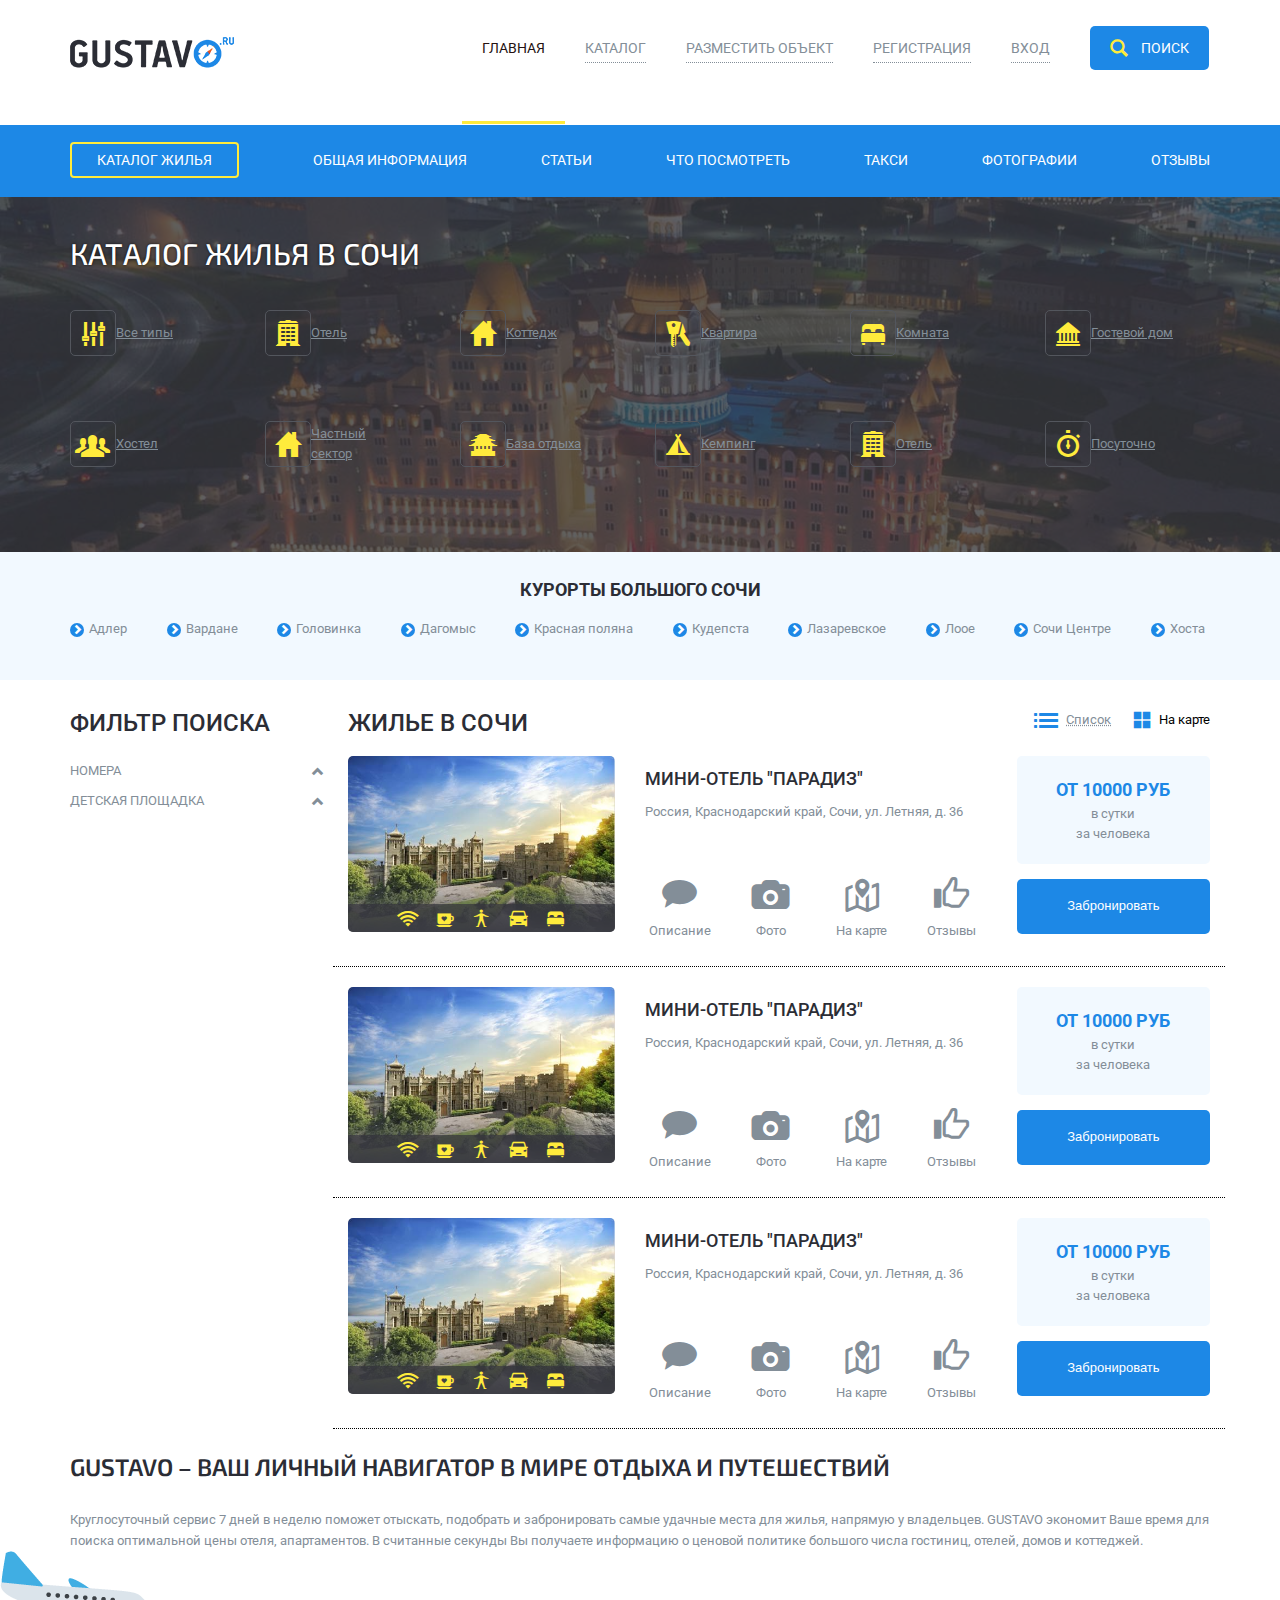
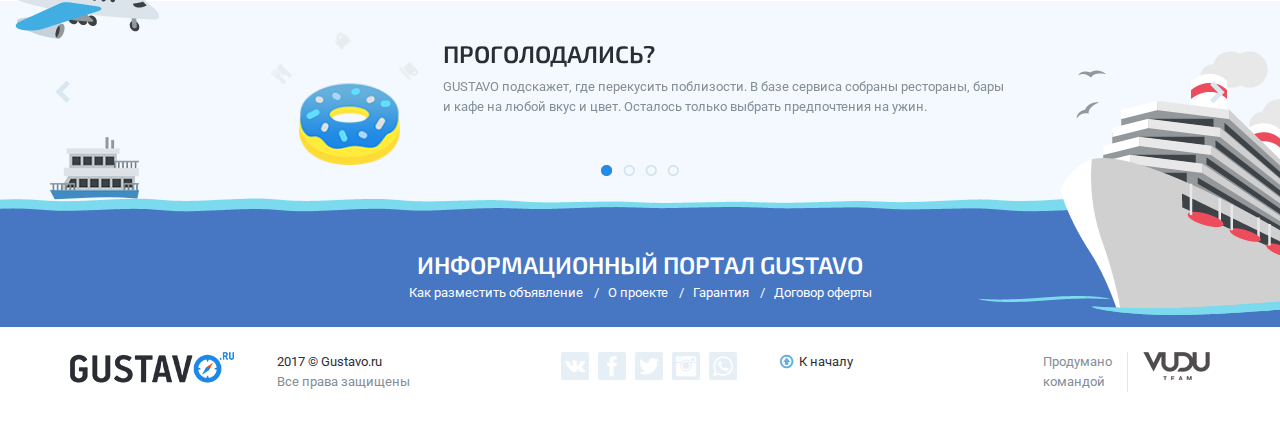
<file: jilie.html>
<!DOCTYPE html>
<html lang="en">
<head>
	<meta charset="UTF-8">
	<meta name="viewport" content="width=device-width, initial-scale=1.0">
	<meta http-equiv="X-UA-Compatible" content="ie=edge">
	<title>Document</title>
	<link rel="stylesheet" href="css/bootstrap.min.css">
		<link rel="stylesheet" href="css/glyphicons.css">
		<link rel="stylesheet" href="css/slick.css">
	<link rel="stylesheet" href="css/main.css">

	<!--[if lt IE 9]>
      <script src="https://oss.maxcdn.com/html5shiv/3.7.2/html5shiv.min.js"></script>
      <script src="https://oss.maxcdn.com/respond/1.4.2/respond.min.js"></script>
    <![endif]-->
</head>
<body>
	<div class="wrapper">
		<header class="header">
		<div class="container">
				<div class="row">
					<div class="col-md-2">
						<div class="navbar-header header_logo">
						<a href="#">
							<img src="images/logo.png" alt="logo">
							<span>Gustavo</span>
						</a>
					</div>
					</div>
					<div class="col-md-10">
					<div class="navbar">
							 <ul class="nav navbar-nav" role="menu">
								  <li class="active"><a href="#">Главная</a></li>
								  <li><a href="#">Каталог</a></li>
								  <li><a href="#">Разместить объект</a></li>
								  <li><a href="#">Регистрация</a></li>
								  <li><a href="#">Вход</a></li>
									<li class="navbar-nav_search"><a href="#"> <span class="navbar-nav_search_block">	<span class="glyphicons glyphicons-search"></span>	Поиск </span></a></li>
								</ul>
						</div>
						<a href="#navbar_collapce" class="navbar_toogle">
							<span class="ico_bar"></span>
							<span class="ico_bar"></span>
							<span class="ico_bar"></span>
						</a>
					</div>
				</div>
				</div>
		</header>
		<main class="main">
		<div class="main_city2">
				<div class="main_city_img_wrapp2">
					<img src="images/city.jpg" alt="">
				</div>
				<div class="city_top_navbar">	
						<div class="container">
							<div class="row">
								<div class="col-md-12">
										 <ul class="city_top_navbar_block" role="menu">
										  <li class="active"><a href="#">Каталог жилья</a></li>
										  <li><a href="#">Общая информация</a></li>
										  <li><a href="#">Статьи</a></li>
										  <li><a href="#">Что посмотреть</a></li>
										  <li><a href="#">Такси</a></li>
											<li><a href="#">Фотографии</a></li>
											<li><a href="#">Отзывы</a></li>
										</ul>
								</div>
							</div>
						</div>
				</div>
				<div class="main_city_info_block">
						<div class="container">
								<div class="row">
									<div class="col-md-12">
										<h2 class="main_city_info_block_header2">Каталог жилья в Сочи</h2>
											</div>
									</div>
								</div>
							<div class="main_city_info_block_body2">
								<div class="main_city_filter_block">
								<div class="container">
								<div class="row">
									<div class="col-md-2">
											<div class="main_city_filter_block_item">
													<span class="main_city_icon_filter">
														<span class="glyphicons glyphicons-adjust-alt"></span>
													</span>
													<p>Все типы</p>
											</div>
											<div class="main_city_filter_block_item">
													<span class="main_city_icon_filter">
														<span class="glyphicons glyphicons-group"></span>
													</span>
													<p>Хостел</p>
											</div>
									</div>
									<div class="col-md-2">
										<div class="main_city_filter_block_item">
													<span class="main_city_icon_filter">
														<span class="glyphicons glyphicons-building"></span>
													</span>
													<p>Отель</p>
											</div>
											<div class="main_city_filter_block_item">
													<span class="main_city_icon_filter">
															<span class="glyphicons glyphicons-home"></span>
													</span>
													<p>Частный <br> сектор</p>
											</div>
									</div>
									<div class="col-md-2">
										<div class="main_city_filter_block_item">
													<span class="main_city_icon_filter">
														<span class="glyphicons glyphicons-home"></span>
													</span>
													<p>Коттедж</p>
											</div>
											<div class="main_city_filter_block_item">
													<span class="main_city_icon_filter">
														<span class="glyphicons glyphicons-temple-buddhist"></span>
														</span>
													<p>База отдыха</p>
											</div>
									</div>
									<div class="col-md-2">
									<div class="main_city_filter_block_item">
													<span class="main_city_icon_filter">
														<span class="glyphicons glyphicons-keys"></span>
													</span>
													<p>Квартира</p>
											</div>
											<div class="main_city_filter_block_item">
													<span class="main_city_icon_filter">
													<span class="glyphicons glyphicons-tent"></span>
													</span>
													<p>Кемпинг</p>
											</div>
									</div>
									<div class="col-md-2">
										<div class="main_city_filter_block_item">
													<span class="main_city_icon_filter">
														<span class="glyphicons glyphicons-bed-alt"></span>
													</span>
													<p>Комната</p>
											</div>
											<div class="main_city_filter_block_item">
													<span class="main_city_icon_filter">
														<span class="glyphicons glyphicons-building"></span>
													</span>
													<p>Отель</p>
											</div>
									</div>
									<div class="col-md-2">
										<div class="main_city_filter_block_item">
													<span class="main_city_icon_filter">
														<span class="glyphicons glyphicons-bank"></span>
													</span>
													<p>Гостевой дом</p>
											</div>
											<div class="main_city_filter_block_item">
													<span class="main_city_icon_filter">
													<span class="glyphicons glyphicons-stopwatch"></span>
													</span>
													<p>Посуточно</p>
											</div>
									</div>
									</div>
								</div>

							</div>
							</div>
							<div class="main_city_info_block_footer">
								<div class="container">
								<div class="row">
									<div class="col-md-12">
										<div class="main_city_info_block_footer_nav">
												<h4>Курорты Большого Сочи</h4>
												<ul>
														<li class="main_city_info_block_footer_nav_item">
															<a href="">
																<span><span class="glyphicons glyphicons-chevron-right"></span></span>
																<strong>
																	Адлер
																</strong>
															</a>
														</li>
														<li class="main_city_info_block_footer_nav_item">
															<a href="">
																<span><span class="glyphicons glyphicons-chevron-right"></span></span>
																<strong>
																	Вардане
																</strong>
															</a>
														</li>
														<li class="main_city_info_block_footer_nav_item">
															<a href="">
																<span><span class="glyphicons glyphicons-chevron-right"></span></span>
																<strong>
																	Головинка
																</strong>
															</a>
														</li>
														<li class="main_city_info_block_footer_nav_item">
															<a href="">
																<span><span class="glyphicons glyphicons-chevron-right"></span></span>
																<strong>
																	Дагомыс
																</strong>
															</a>
														</li>
														<li class="main_city_info_block_footer_nav_item">
															<a href="">
																<span><span class="glyphicons glyphicons-chevron-right"></span></span>
																<strong>
																	Красная поляна
																</strong>
															</a>
														</li>
														<li class="main_city_info_block_footer_nav_item">
															<a href="">
																<span><span class="glyphicons glyphicons-chevron-right"></span></span>
																<strong>
																	Кудепста
																</strong>
															</a>
														</li>
														<li class="main_city_info_block_footer_nav_item">
															<a href="">
																<span><span class="glyphicons glyphicons-chevron-right"></span></span>
																<strong>
																	Лазаревское
																</strong>
															</a>
														</li>
														<li class="main_city_info_block_footer_nav_item">
															<a href="">
																<span><span class="glyphicons glyphicons-chevron-right"></span></span>
																<strong>
																	Лоое
																</strong>
															</a>
														</li>
														<li class="main_city_info_block_footer_nav_item">
															<a href="">
																<span><span class="glyphicons glyphicons-chevron-right"></span></span>
																<strong>
																	Сочи Центре
																</strong>
															</a>
														</li>
														<li class="main_city_info_block_footer_nav_item">
															<a href="">
																<span><span class="glyphicons glyphicons-chevron-right"></span></span>
																<strong>
																	Хоста
																</strong>
															</a>
														</li>
												</ul>
										</div>
									</div>
									</div>
								</div>

							</div>
					</div>


			</div>
			<div class="main_filter">
				<div class="container">
					<div class="row">
						<div class="col-md-3 main_filter_sidebar">
						<h5>Фильтр поиска</h5>
							<ul>
								<li>
									<span class="main_filter_toogle">Номера <span class="glyphicons glyphicons-chevron-up"></span></span>
									<ul class="main_filter_drop">
											<li class="checkbox">
												 <input type="checkbox" id="c1" name="cc" /><label for="c1">1 местные номера</label>
											</li>

													<li class="checkbox">
												   <input type="checkbox" id="c2" name="cc" /><label for="c2">2-х местные номера</label>
												</li>
												
													<li class="checkbox">
												   <input type="checkbox" id="c3" name="cc" /><label for="c3">3-х местные номера</label>
												</li>
												
											</li>
									</ul>
								</li>
									<li>
									<span class="main_filter_toogle">Детская площадка <span class="glyphicons glyphicons-chevron-up"></span></span>
									<ul class="main_filter_drop">
											<li class="checkbox">
												 <input type="checkbox" id="c4" name="cc" /><label for="c4">1 местные номера</label>
											</li>

													<li class="checkbox">
												   <input type="checkbox" id="c5" name="cc" /><label for="c5">2-х местные номера</label>
												</li>
												
													<li class="checkbox">
												   <input type="checkbox" id="c6" name="cc" /><label for="c6">3-х местные номера</label>
												</li>
												
											</li>
									</ul>
								</li>
							</ul>
						</div>
						<div class="col-md-9 main_filter_mainblock">
							<div class="main_filter_mainblock_header">
								<h5>Жилье в Сочи</h5>
								<ul class="nav nav-pills main_filter_grid">
								  <li class="reinit2"><a data-toggle="pill" href="#menu11"><span class="glyphicons glyphicons-show-thumbnails-with-lines"></span><em>Список</em></a></li>
								  <li class="active"><a data-toggle="pill" href="#home2"><span class="glyphicons glyphicons-show-big-thumbnails"></span><em>На карте</em></a></li>
								</ul>
							</div>

							<div class="main_filter_mainblock_body row">
								<div class="col-md-4 main_filter_mainblock_body_img_wrapp">
									<img src="images/slide1.jpg" alt="">
									<ul class="hotel-properties">
										<li>
											<span class="glyphicons glyphicons-wifi"></span>
											<span class="hotel-properties_text">Wi-fi</span>
										</li>
										<li>
											<span class="glyphicons glyphicons-coffee-cup"></span>
											<span class="hotel-properties_text">Кафе</span>
										</li>
										<li>
											<span class="glyphicons glyphicons-person"></span>
											<span class="hotel-properties_text">Йога</span>
										</li>
										<li>
											<span class="glyphicons glyphicons-car"></span>
											<span class="hotel-properties_text">Стоянка</span>
										</li>
										<li>
											<span class="glyphicons glyphicons-bed-alt"></span>
											<span class="hotel-properties_text">Кровать</span>
										</li>
									</ul>
								</div>
								<div class="col-md-5 main_filter_mainblock_body_text">
									<div class="main_filter_mainblock_body_text_top">
										<h6>Мини-отель "Парадиз"</h6>
										<p>Россия, Краснодарский край, Сочи, ул. Летняя, д. 36 </p>
									</div>
									<div class="main_filter_mainblock_body_text_nav">
											<ul>
												<li><span class="glyphicons glyphicons-chat"></span>
														<span class="main_filter_text_nav_desk">Описание</span>
												</li>
												<li><span class="glyphicons glyphicons-camera"></span>
													<span class="main_filter_text_nav_desk">Фото</span>
												</li>
												<li><span class="glyphicons glyphicons-map"></span>
														<span class="main_filter_text_nav_desk">На карте</span>
												</li>
												<li><span class="glyphicons glyphicons-thumbs-up"></span>
													<span class="main_filter_text_nav_desk">Отзывы</span>
												</li>
											</ul>
									</div>
								</div>
								<div class="col-md-3 main_filter_mainblock_body_control">
									<div class="main_filter_mainblock_body_control_info">
											<span class="price">от 10000 руб</span>
											<p>в сутки <br> за человека</p>
									</div>
									<button type="button">Забронировать</button>
								</div>
							</div>

							<div class="main_filter_mainblock_body row">
								<div class="col-md-4 main_filter_mainblock_body_img_wrapp">
									<img src="images/slide1.jpg" alt="">
									<ul class="hotel-properties">
										<li>
											<span class="glyphicons glyphicons-wifi"></span>
											<span class="hotel-properties_text">Wi-fi</span>
										</li>
										<li>
											<span class="glyphicons glyphicons-coffee-cup"></span>
											<span class="hotel-properties_text">Кафе</span>
										</li>
										<li>
											<span class="glyphicons glyphicons-person"></span>
											<span class="hotel-properties_text">Йога</span>
										</li>
										<li>
											<span class="glyphicons glyphicons-car"></span>
											<span class="hotel-properties_text">Стоянка</span>
										</li>
										<li>
											<span class="glyphicons glyphicons-bed-alt"></span>
											<span class="hotel-properties_text">Кровать</span>
										</li>
									</ul>
								</div>
								<div class="col-md-5 main_filter_mainblock_body_text">
									<div class="main_filter_mainblock_body_text_top">
										<h6>Мини-отель "Парадиз"</h6>
										<p>Россия, Краснодарский край, Сочи, ул. Летняя, д. 36 </p>
									</div>
									<div class="main_filter_mainblock_body_text_nav">
											<ul>
												<li><span class="glyphicons glyphicons-chat"></span>
														<span class="main_filter_text_nav_desk">Описание</span>
												</li>
												<li><span class="glyphicons glyphicons-camera"></span>
													<span class="main_filter_text_nav_desk">Фото</span>
												</li>
												<li><span class="glyphicons glyphicons-map"></span>
														<span class="main_filter_text_nav_desk">На карте</span>
												</li>
												<li><span class="glyphicons glyphicons-thumbs-up"></span>
													<span class="main_filter_text_nav_desk">Отзывы</span>
												</li>
											</ul>
									</div>
								</div>
								<div class="col-md-3 main_filter_mainblock_body_control">
									<div class="main_filter_mainblock_body_control_info">
											<span class="price">от 10000 руб</span>
											<p>в сутки <br> за человека</p>
									</div>
									<button type="button">Забронировать</button>
								</div>
							</div>

							
								
								<div class="main_filter_mainblock_body row">
								<div class="col-md-4 main_filter_mainblock_body_img_wrapp">
									<img src="images/slide1.jpg" alt="">
									<ul class="hotel-properties">
										<li>
											<span class="glyphicons glyphicons-wifi"></span>
											<span class="hotel-properties_text">Wi-fi</span>
										</li>
										<li>
											<span class="glyphicons glyphicons-coffee-cup"></span>
											<span class="hotel-properties_text">Кафе</span>
										</li>
										<li>
											<span class="glyphicons glyphicons-person"></span>
											<span class="hotel-properties_text">Йога</span>
										</li>
										<li>
											<span class="glyphicons glyphicons-car"></span>
											<span class="hotel-properties_text">Стоянка</span>
										</li>
										<li>
											<span class="glyphicons glyphicons-bed-alt"></span>
											<span class="hotel-properties_text">Кровать</span>
										</li>
									</ul>
								</div>
								<div class="col-md-5 main_filter_mainblock_body_text">
									<div class="main_filter_mainblock_body_text_top">
										<h6>Мини-отель "Парадиз"</h6>
										<p>Россия, Краснодарский край, Сочи, ул. Летняя, д. 36 </p>
									</div>
									<div class="main_filter_mainblock_body_text_nav">
											<ul>
												<li><span class="glyphicons glyphicons-chat"></span>
														<span class="main_filter_text_nav_desk">Описание</span>
												</li>
												<li><span class="glyphicons glyphicons-camera"></span>
													<span class="main_filter_text_nav_desk">Фото</span>
												</li>
												<li><span class="glyphicons glyphicons-map"></span>
														<span class="main_filter_text_nav_desk">На карте</span>
												</li>
												<li><span class="glyphicons glyphicons-thumbs-up"></span>
													<span class="main_filter_text_nav_desk">Отзывы</span>
												</li>
											</ul>
									</div>
								</div>
								<div class="col-md-3 main_filter_mainblock_body_control">
									<div class="main_filter_mainblock_body_control_info">
											<span class="price">от 10000 руб</span>
											<p>в сутки <br> за человека</p>
									</div>
									<button type="button">Забронировать</button>
								</div>
							</div>

						</div>
					</div>
				</div>
			</div>
		<div class="main_bottom">

			<div class="container">
			<div class="row">
				<div class="col-md-12 main_bottom_text">
					<h2>GUSTAVO – Ваш личный навигатор в мире отдыха и путешествий</h2>
					<p>Круглосуточный сервис 7 дней в неделю поможет отыскать, подобрать и забронировать самые удачные места для жилья, напрямую у владельцев. GUSTAVO экономит Ваше время для поиска оптимальной цены отеля, апартаментов. В считанные секунды Вы получаете информацию о ценовой политике большого числа гостиниц, отелей, домов и коттеджей.</p>
				</div>
				</div>
			</div>
		</div>

	</main>
	<footer class="footer">
			<div class="footer_slider">
				<img src="images/airplane.png" class="airplane" alt="">
				<img src="images/ship.png" class="ship" alt="">
				<div class="container">
				<div class="row">
					<div class="col-md-12 footer_slider_block">
						<ul>
							<li class="footer_slide_block ">
								<div class="footer_slide_block_img_wrap">
									<img src="images/f_slide.png" alt="">
								</div>
								<div class="footer_slide_block_desk">
									<h6>Проголодались? </h6>
									<p>GUSTAVO подскажет, где перекусить поблизости. В базе сервиса собраны рестораны, бары и кафе на любой вкус и цвет. Осталось только выбрать предпочтения на ужин.
									</p>
								</div>
							</li>
							<li class="footer_slide_block ">
								<div class="footer_slide_block_img_wrap">
									<img src="images/f_slide.png" alt="">
								</div>
								<div class="footer_slide_block_desk">
									<h6>Проголодались? </h6>
									<p>GUSTAVO подскажет, где перекусить поблизости. В базе сервиса собраны рестораны, бары и кафе на любой вкус и цвет. Осталось только выбрать предпочтения на ужин.
									</p>
								</div>
							</li>
							<li class="footer_slide_block ">
								<div class="footer_slide_block_img_wrap">
									<img src="images/f_slide.png" alt="">
								</div>
								<div class="footer_slide_block_desk">
									<h6>Проголодались? </h6>
									<p>GUSTAVO подскажет, где перекусить поблизости. В базе сервиса собраны рестораны, бары и кафе на любой вкус и цвет. Осталось только выбрать предпочтения на ужин.
									</p>
								</div>
							</li>
							<li class="footer_slide_block">
								<div class="footer_slide_block_img_wrap">
									<img src="images/f_slide.png" alt="">
								</div>
								<div class="footer_slide_block_desk">
									<h6>Проголодались? </h6>
									<p>GUSTAVO подскажет, где перекусить поблизости. В базе сервиса собраны рестораны, бары и кафе на любой вкус и цвет. Осталось только выбрать предпочтения на ужин.</p>
								</div>
							</li>
					</ul>
					</div>
				</div>
				</div>
				<img src="images/ship2.png" class="ship2" alt="ship">
				<span class="footer_sea_border"></span>
			</div>
			<div class="footer_nav">
				<div class="container">
				<div class="row">
					<div class="col-md-12">
						<h4>Информационный портал Gustavo</h4>
						<ul class="footer_nav_block">
							<li><a href="">Как разместить объявление</a></li>
							<li><a href="">О проекте</a></li>
							<li><a href="">Гарантия</a></li>
							<li><a href="">Договор оферты </a></li>
						</ul>
						</div>
					</div>
				</div>
			</div>
			<div class="footer_bottom">
				<div class="container">
				<div class="row">
					<div class="col-md-4 footer_logo_left">
						<div class="footer_logo">
								<a href="#">
							<img src="images/logo.png" alt="logo">
							<span>Gustavo</span>
						</a>
						</div>
						<div class="footer_copyright">
							<strong>2017 © Gustavo.ru</strong>
							<span>Все права защищены </span>
						</div>
					</div>
					<div class="col-md-4 col-md-offset-1 footer_bottom_nav">
						<ul class="footer_bottom_nav_social">
							<li><a href="#" > <span class="icon-DCQmU9QnQS" ></span></a></li>
							<li><a href="#"> <span class="icon-Q3U1uzgmf" ></span></a></li>
							<li><a href="#"><span class="icon-XxFIR42AtH" ></span></a></li>
							<li><a href="#"><span class="icon-Gmwjn9LfI3" ></span></a></li>
							<li><a href="#"><span class="icon-gObfuOLptI" ></span></a></li>
						</ul>
						<div class="footer_back">
							<a href="#"><span class="glyphicons glyphicons-upload"></span> К началу</a>
						</div>
					</div>
					<div class="col-md-3  footer_bottom_team clearfix">
							<div class="footer_bottom_team_logo">
								<a href=""><img src="images/team.png" alt=""></a>
							</div>
							<div class="footer_bottom_team_desk">
									<span>Продумано командой</span>
							</div>
							
					</div>
				</div>
			</div>
			</div>
	</footer>
	</div>	
		
	 <script src="https://code.jquery.com/jquery-2.2.4.min.js"></script>
   <script src="js/bootstrap.min.js"></script>
   <script src="js/slick.min.js"></script>
    <script src="js/gustavo.js"></script>
		
</body>

</html>
</file>
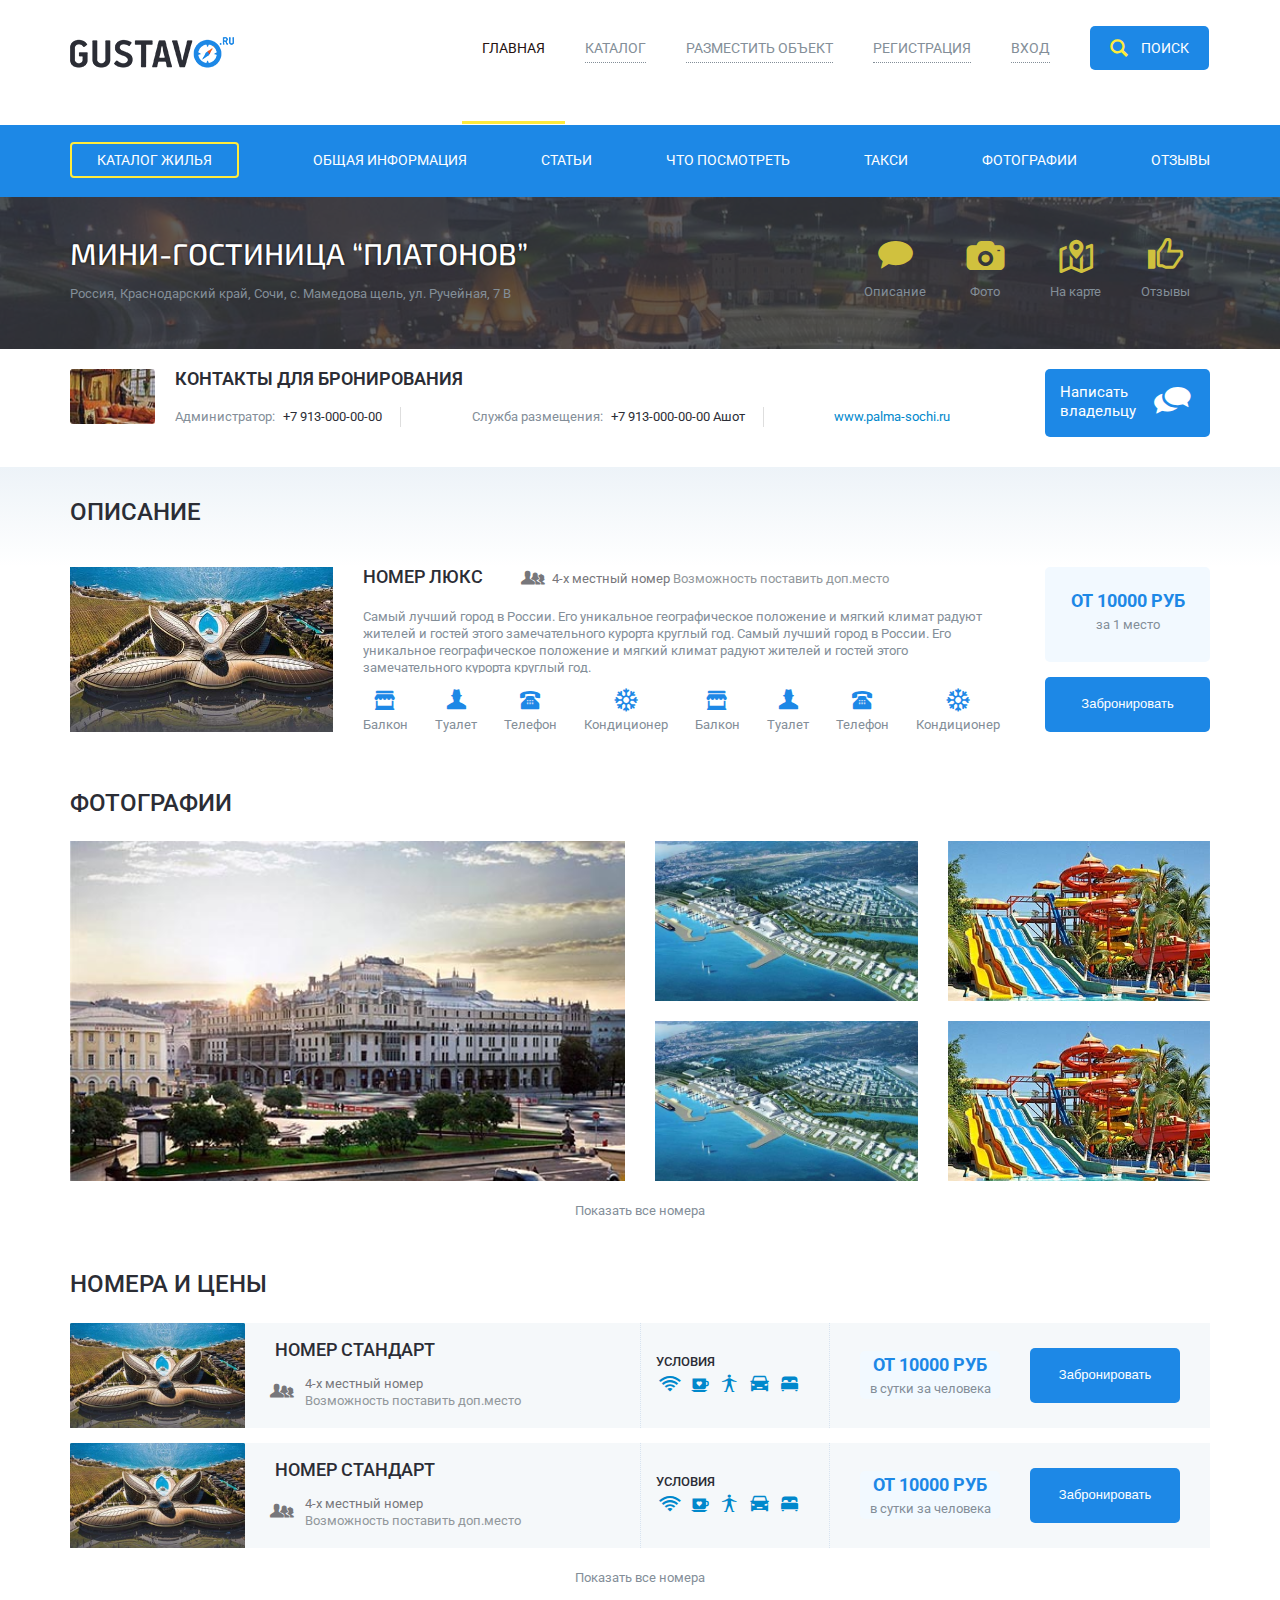
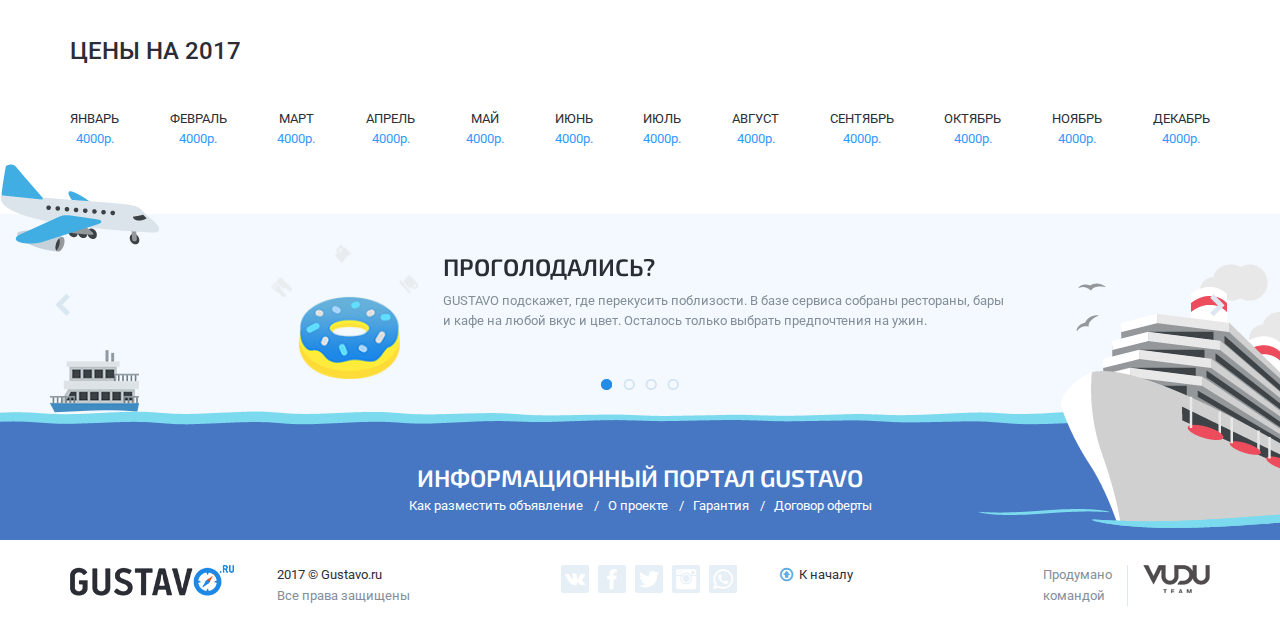
<file: object.html>
<!DOCTYPE html>
<html lang="en">
<head>
	<meta charset="UTF-8">
	<meta name="viewport" content="width=device-width, initial-scale=1.0">
	<meta http-equiv="X-UA-Compatible" content="ie=edge">
	<title>Document</title>
	<link rel="stylesheet" href="css/bootstrap.min.css">
		<link rel="stylesheet" href="css/glyphicons.css">
		<link rel="stylesheet" href="css/slick.css">
	<link rel="stylesheet" href="css/main.css">

	<!--[if lt IE 9]>
      <script src="https://oss.maxcdn.com/html5shiv/3.7.2/html5shiv.min.js"></script>
      <script src="https://oss.maxcdn.com/respond/1.4.2/respond.min.js"></script>
    <![endif]-->
</head>
<body>
	<div class="wrapper">
		<header class="header">
		<div class="container">
				<div class="row">
					<div class="col-md-2">
						<div class="navbar-header header_logo">
						<a href="#">
							<img src="images/logo.png" alt="logo">
							<span>Gustavo</span>
						</a>
					</div>
					</div>
					<div class="col-md-10">
					<div class="navbar">
							 <ul class="nav navbar-nav" role="menu">
								  <li class="active"><a href="#">Главная</a></li>
								  <li><a href="#">Каталог</a></li>
								  <li><a href="#">Разместить объект</a></li>
								  <li><a href="#">Регистрация</a></li>
								  <li><a href="#">Вход</a></li>
									<li class="navbar-nav_search"><a href="#"> <span class="navbar-nav_search_block">	<span class="glyphicons glyphicons-search"></span>	Поиск </span></a></li>
								</ul>
						</div>
						<a href="#navbar_collapce" class="navbar_toogle">
							<span class="ico_bar"></span>
							<span class="ico_bar"></span>
							<span class="ico_bar"></span>
						</a>
					</div>
				</div>
				</div>
		</header>
		<main class="main">
		<div class="main_city2">
				<div class="main_city_img_wrapp2">
					<img src="images/city.jpg" alt="">
				</div>
				<div class="city_top_navbar">	
						<div class="container">
							<div class="row">
								<div class="col-md-12">
										 <ul class="city_top_navbar_block" role="menu">
										  <li class="active"><a href="#">Каталог жилья</a></li>
										  <li><a href="#">Общая информация</a></li>
										  <li><a href="#">Статьи</a></li>
										  <li><a href="#">Что посмотреть</a></li>
										  <li><a href="#">Такси</a></li>
											<li><a href="#">Фотографии</a></li>
											<li><a href="#">Отзывы</a></li>
										</ul>
								</div>
							</div>
						</div>
				</div>
				<div class="main_city_info_block">
						<div class="container">
								<div class="row">
									<div class="col-md-12 ">
									<div class="main_city_info_block_object">
										<div class="main_city_info_block_object_left">
										<h2 class="main_city_info_block_object_header">Мини-гостиница “Платонов”</h2>
										<div class="main_city_info_block_object_description">
											Россия, Краснодарский край, Сочи, с. Мамедова щель, ул. Ручейная, 7 В
										</div>
										</div>
										<div class="main_city_info_block_object_right">
											<ul>
												<li><span class="glyphicons glyphicons-chat"></span>
														<span class="main_filter_text_nav_desk">Описание</span>
												</li>
												<li><span class="glyphicons glyphicons-camera"></span>
													<span class="main_filter_text_nav_desk">Фото</span>
												</li>
												<li><span class="glyphicons glyphicons-map"></span>
														<span class="main_filter_text_nav_desk">На карте</span>
												</li>
												<li><span class="glyphicons glyphicons-thumbs-up"></span>
													<span class="main_filter_text_nav_desk">Отзывы</span>
												</li>
											</ul>
										</div>
									</div>
									</div>
								</div>
								</div>
					</div>
				<div class="main_city_object_contacts">
					<div class="container">
						<div class="row">
							<div class="col-md-10 main_city_object_contacts_left clearfix">
								<img src="images/contacts.jpg" alt="">
								<h4>Контакты для бронирования</h4>
								<ul class="main_city_object_contacts_list">
									<li>
										<dl>
											<dt>Администратор:</dt>
   										<dd>+7 913-000-00-00</dd>
										</dl>
									</li>
									<li>
										<dl>
											<dt>Служба размещения:</dt>
   										<dd>+7 913-000-00-00 Ашот</dd>
										</dl>
									</li>
									<li><a href="">www.palma-sochi.ru</a></li>
								</ul>

						</div>
						<div class="col-md-2 main_city_object_contacts_button">
							<span>Написать владельцу <span class="glyphicons glyphicons-conversation"></span></span>
						</div>

						</div>
					</div>	
				</div>

			</div>

			<div class="main_city_object_header">
				<div class="container">
					<div class="row">
						<div class="col-md-12">
							<h4>Описание</h4>
						</div>
						</div>
				</div>
			</div>
			<div class="main_city_object_desk">
				<div class="container">
					<div class="row">
						<div class="col-md-3 main_city_object_desk_img">
						<div class="main_city_object_desk_img_cover">
							<img src="images/slide2.jpg" alt="">
							</div>
						</div>
						<div class="col-md-7 main_city_object_desk_text">
							<div class="main_city_object_desk_text_head">
								<h5>Номер люкс</h5>
								<div class="text_head_desk">
									<span class="glyphicons glyphicons-family"></span>
									<strong>4-х местный номер</strong>
									<em>Возможность поставить доп.место</em>
								</div>
							</div>
							<div class="main_city_object_desk_text_main">
								<p>Самый лучший город в России. Его уникальное географическое положение и мягкий климат радуют жителей и гостей этого замечательного курорта круглый год. Самый лучший город в России. Его уникальное географическое положение и мягкий климат радуют жителей и гостей этого замечательного курорта круглый год. </p>
							</div>
							<div class="main_city_object_desk_text_list">
								<ul>
									<li>
											<span class="glyphicons glyphicons-shop-window"></span>
											<span class="desk_text_list_block">Балкон</span>
									</li>
									<li>
											<span class="glyphicons glyphicons-old-man"></span>
											<span class="desk_text_list_block">Туалет</span>
									</li>
									<li>
											<span class="glyphicons glyphicons-phone-alt"></span>
											<span class="desk_text_list_block">Телефон</span>
									</li>
									<li>
											<span class="glyphicons glyphicons-snowflake"></span>
											<span class="desk_text_list_block">Кондиционер</span>
									</li>
									<li>
											<span class="glyphicons glyphicons-shop-window"></span>
											<span class="desk_text_list_block">Балкон</span>
									</li>
									<li>
											<span class="glyphicons glyphicons-old-man"></span>
											<span class="desk_text_list_block">Туалет</span>
									</li>
									<li>
											<span class="glyphicons glyphicons-phone-alt"></span>
											<span class="desk_text_list_block">Телефон</span>
									</li>
									<li>
											<span class="glyphicons glyphicons-snowflake"></span>
											<span class="desk_text_list_block">Кондиционер</span>
									</li>
								</ul>
							</div>
						</div>
						<div class="col-md-2 main_city_object_control">
								<div class="price_block">
									<span class="price">от 10000 руб</span>
										<p>за 1 место</p>
								</div>
								<button type="button">Забронировать</button>
						</div>
					</div>
				</div>
			</div>
			<div class="main_city_object_foto">
				<div class="container">
					<div class="row">
						<div class="col-md-12">
							<h4 class="main_city_object_foto_head">Фотографии</h4>
						</div>
					</div>
				</div>
				<div class="main_city_object_foto_block">
					<div class="container">
						<div class="row">
							<div class="col-md-6">
								<div class="main_city_object_foto_large_wrapp">
									<img src="images/foto.jpg" alt="">
								</div>
							</div>
							<div class="col-md-3">
								<div class="main_city_object_foto_small_wrapp">
									<img src="images/gallery2.jpg" alt="">
								</div>
									<div class="main_city_object_foto_small_wrapp">
									<img src="images/gallery2.jpg" alt="">
								</div>
							</div>
							<div class="col-md-3">
								<div class="main_city_object_foto_small_wrapp">
									<img src="images/gallery3.jpg" alt="">
								</div>
								<div class="main_city_object_foto_small_wrapp">
									<img src="images/gallery3.jpg" alt="">
								</div>
							</div>
						</div>
					</div>
					</div>
					<div class="main_city_object_block_open">
						<div class="container">
							<div class="row">
								<div class="col-md-12">
									<span class="main_city_object_block_open_button">
										Показать все номера
									</span>
								</div>
							</div>
						</div>
					</div>
			</div>
			<div class="main_city_object_other">
				<div class="container">
					<div class="row">
						<div class="col-md-12">
							<h4 class="main_city_object_foto_head">Номера и цены</h4>
						</div>
					</div>
				</div>

				<div class="main_city_object_other_block">
					<div class="container">
				<div class="row">
				<div class="col-md-12">
					<div class="main_city_object_other_block_item">
							<div class="col-md-2 block_item_img">
									<div class="block_item_img_wrapp">
										<img src="images/slide2.jpg" alt="">
									</div>
								</div>
								<div class="col-md-4">
									<div class="block_item_desc">
										<h5>Номер стандарт</h5>
										<div class="text_head_desk">
											<span class="glyphicons glyphicons-family"></span>
											<strong>4-х местный номер</strong>
											<em>Возможность поставить доп.место </em>
										</div>
									</div>
								</div>
								<div class="col-md-2 block_item_conditions">
										<h5>Условия</h5>
										<div class="block_item_conditions_block">
											<ul class="hotel-properties">
												<li>
													<span class="glyphicons glyphicons-wifi"></span>
													<span class="hotel-properties_text">Wi-fi</span>
												</li>
												<li>
													<span class="glyphicons glyphicons-coffee-cup"></span>
													<span class="hotel-properties_text">Кафе</span>
												</li>
												<li>
													<span class="glyphicons glyphicons-person"></span>
													<span class="hotel-properties_text">Йога</span>
												</li>
												<li>
													<span class="glyphicons glyphicons-car"></span>
													<span class="hotel-properties_text">Стоянка</span>
												</li>
												<li>
													<span class="glyphicons glyphicons-bed-alt"></span>
													<span class="hotel-properties_text">Кровать</span>
												</li>
											</ul>
										</div>
								</div>
								<div class="col-md-4 block_item_conditions_control">
									<div class="price_block">
										<span class="price">от 10000 руб</span>
											<p>в сутки за человека</p>
									</div>
									<button type="button">Забронировать</button>
								</div>
						</div>
							
										<div class="main_city_object_other_block_item">
							<div class="col-md-2 block_item_img">
									<div class="block_item_img_wrapp">
										<img src="images/slide2.jpg" alt="">
									</div>
								</div>
								<div class="col-md-4">
									<div class="block_item_desc">
										<h5>Номер стандарт</h5>
										<div class="text_head_desk">
											<span class="glyphicons glyphicons-family"></span>
											<strong>4-х местный номер</strong>
											<em>Возможность поставить доп.место </em>
										</div>
									</div>
								</div>
								<div class="col-md-2 block_item_conditions">
										<h5>Условия</h5>
										<div class="block_item_conditions_block">
											<ul class="hotel-properties">
												<li>
													<span class="glyphicons glyphicons-wifi"></span>
													<span class="hotel-properties_text">Wi-fi</span>
												</li>
												<li>
													<span class="glyphicons glyphicons-coffee-cup"></span>
													<span class="hotel-properties_text">Кафе</span>
												</li>
												<li>
													<span class="glyphicons glyphicons-person"></span>
													<span class="hotel-properties_text">Йога</span>
												</li>
												<li>
													<span class="glyphicons glyphicons-car"></span>
													<span class="hotel-properties_text">Стоянка</span>
												</li>
												<li>
													<span class="glyphicons glyphicons-bed-alt"></span>
													<span class="hotel-properties_text">Кровать</span>
												</li>
											</ul>
										</div>
								</div>
								<div class="col-md-4 block_item_conditions_control">
									<div class="price_block">
										<span class="price">от 10000 руб</span>
											<p>в сутки за человека</p>
									</div>
									<button type="button">Забронировать</button>
								</div>
						</div>

						</div>
						</div>
					</div>
				</div>
				<div class="main_city_object_block_open">
						<div class="container">
							<div class="row">
								<div class="col-md-12">
									<span class="main_city_object_block_open_button">
										Показать все номера
									</span>
								</div>
							</div>
						</div>
					</div>
			</div>
	
	<div class="main_city_object_year">
		<div class="container">
					<div class="row">
						<div class="col-md-12">
							<h4 class="main_city_object_year_head">Цены на 2017</h4>
						</div>
					</div>
				</div>
				<div class="container">
					<div class="row">
						<div class="col-md-12">
							<ul class="main_city_object_year_list">
								<li>
									<span class="object_year_list_mounth">Январь</span>
									<span class="object_year_list_mounth_price">4000р.</span>
								</li>
								<li>
									<span class="object_year_list_mounth">Февраль</span>
									<span class="object_year_list_mounth_price">4000р.</span>
								</li>
								<li>
									<span class="object_year_list_mounth">Март</span>
									<span class="object_year_list_mounth_price">4000р.</span>
								</li>
								<li>
									<span class="object_year_list_mounth">Апрель</span>
									<span class="object_year_list_mounth_price">4000р.</span>
								</li>
								<li>
									<span class="object_year_list_mounth">Май</span>
									<span class="object_year_list_mounth_price">4000р.</span>
								</li>
								<li>
									<span class="object_year_list_mounth">Июнь</span>
									<span class="object_year_list_mounth_price">4000р.</span>
								</li>
								<li>
									<span class="object_year_list_mounth">Июль</span>
									<span class="object_year_list_mounth_price">4000р.</span>
								</li>
								<li>
									<span class="object_year_list_mounth">Август</span>
									<span class="object_year_list_mounth_price">4000р.</span>
								</li>
								<li>
									<span class="object_year_list_mounth">Сентябрь</span>
									<span class="object_year_list_mounth_price">4000р.</span>
								</li>
								<li>
									<span class="object_year_list_mounth">Октябрь</span>
									<span class="object_year_list_mounth_price">4000р.</span>
								</li>
								<li>
									<span class="object_year_list_mounth">Ноябрь</span>
									<span class="object_year_list_mounth_price">4000р.</span>
								</li>
								<li>
									<span class="object_year_list_mounth">Декабрь</span>
									<span class="object_year_list_mounth_price">4000р.</span>
								</li>
							</ul>
						</div>
					</div>
				</div>
	</div>


	</main>
	<footer class="footer">
			<div class="footer_slider">
				<img src="images/airplane.png" class="airplane" alt="">
				<img src="images/ship.png" class="ship" alt="">
				<div class="container">
				<div class="row">
					<div class="col-md-12 footer_slider_block">
						<ul>
							<li class="footer_slide_block ">
								<div class="footer_slide_block_img_wrap">
									<img src="images/f_slide.png" alt="">
								</div>
								<div class="footer_slide_block_desk">
									<h6>Проголодались? </h6>
									<p>GUSTAVO подскажет, где перекусить поблизости. В базе сервиса собраны рестораны, бары и кафе на любой вкус и цвет. Осталось только выбрать предпочтения на ужин.
									</p>
								</div>
							</li>
							<li class="footer_slide_block ">
								<div class="footer_slide_block_img_wrap">
									<img src="images/f_slide.png" alt="">
								</div>
								<div class="footer_slide_block_desk">
									<h6>Проголодались? </h6>
									<p>GUSTAVO подскажет, где перекусить поблизости. В базе сервиса собраны рестораны, бары и кафе на любой вкус и цвет. Осталось только выбрать предпочтения на ужин.
									</p>
								</div>
							</li>
							<li class="footer_slide_block ">
								<div class="footer_slide_block_img_wrap">
									<img src="images/f_slide.png" alt="">
								</div>
								<div class="footer_slide_block_desk">
									<h6>Проголодались? </h6>
									<p>GUSTAVO подскажет, где перекусить поблизости. В базе сервиса собраны рестораны, бары и кафе на любой вкус и цвет. Осталось только выбрать предпочтения на ужин.
									</p>
								</div>
							</li>
							<li class="footer_slide_block">
								<div class="footer_slide_block_img_wrap">
									<img src="images/f_slide.png" alt="">
								</div>
								<div class="footer_slide_block_desk">
									<h6>Проголодались? </h6>
									<p>GUSTAVO подскажет, где перекусить поблизости. В базе сервиса собраны рестораны, бары и кафе на любой вкус и цвет. Осталось только выбрать предпочтения на ужин.</p>
								</div>
							</li>
					</ul>
					</div>
				</div>
				</div>
				<img src="images/ship2.png" class="ship2" alt="ship">
				<span class="footer_sea_border"></span>
			</div>
			<div class="footer_nav">
				<div class="container">
				<div class="row">
					<div class="col-md-12">
						<h4>Информационный портал Gustavo</h4>
						<ul class="footer_nav_block">
							<li><a href="">Как разместить объявление</a></li>
							<li><a href="">О проекте</a></li>
							<li><a href="">Гарантия</a></li>
							<li><a href="">Договор оферты </a></li>
						</ul>
						</div>
					</div>
				</div>
			</div>
			<div class="footer_bottom">
				<div class="container">
				<div class="row">
					<div class="col-md-4 footer_logo_left">
						<div class="footer_logo">
								<a href="#">
							<img src="images/logo.png" alt="logo">
							<span>Gustavo</span>
						</a>
						</div>
						<div class="footer_copyright">
							<strong>2017 © Gustavo.ru</strong>
							<span>Все права защищены </span>
						</div>
					</div>
					<div class="col-md-4 col-md-offset-1 footer_bottom_nav">
						<ul class="footer_bottom_nav_social">
							<li><a href="#" > <span class="icon-DCQmU9QnQS" ></span></a></li>
							<li><a href="#"> <span class="icon-Q3U1uzgmf" ></span></a></li>
							<li><a href="#"><span class="icon-XxFIR42AtH" ></span></a></li>
							<li><a href="#"><span class="icon-Gmwjn9LfI3" ></span></a></li>
							<li><a href="#"><span class="icon-gObfuOLptI" ></span></a></li>
						</ul>
						<div class="footer_back">
							<a href="#"><span class="glyphicons glyphicons-upload"></span> К началу</a>
						</div>
					</div>
					<div class="col-md-3  footer_bottom_team clearfix">
							<div class="footer_bottom_team_logo">
								<a href=""><img src="images/team.png" alt=""></a>
							</div>
							<div class="footer_bottom_team_desk">
									<span>Продумано командой</span>
							</div>
							
					</div>
				</div>
			</div>
			</div>
	</footer>
	</div>	
		
	 <script src="https://code.jquery.com/jquery-2.2.4.min.js"></script>
   <script src="js/bootstrap.min.js"></script>
   <script src="js/slick.min.js"></script>
    <script src="js/gustavo.js"></script>
		
</body>

</html>
</file>
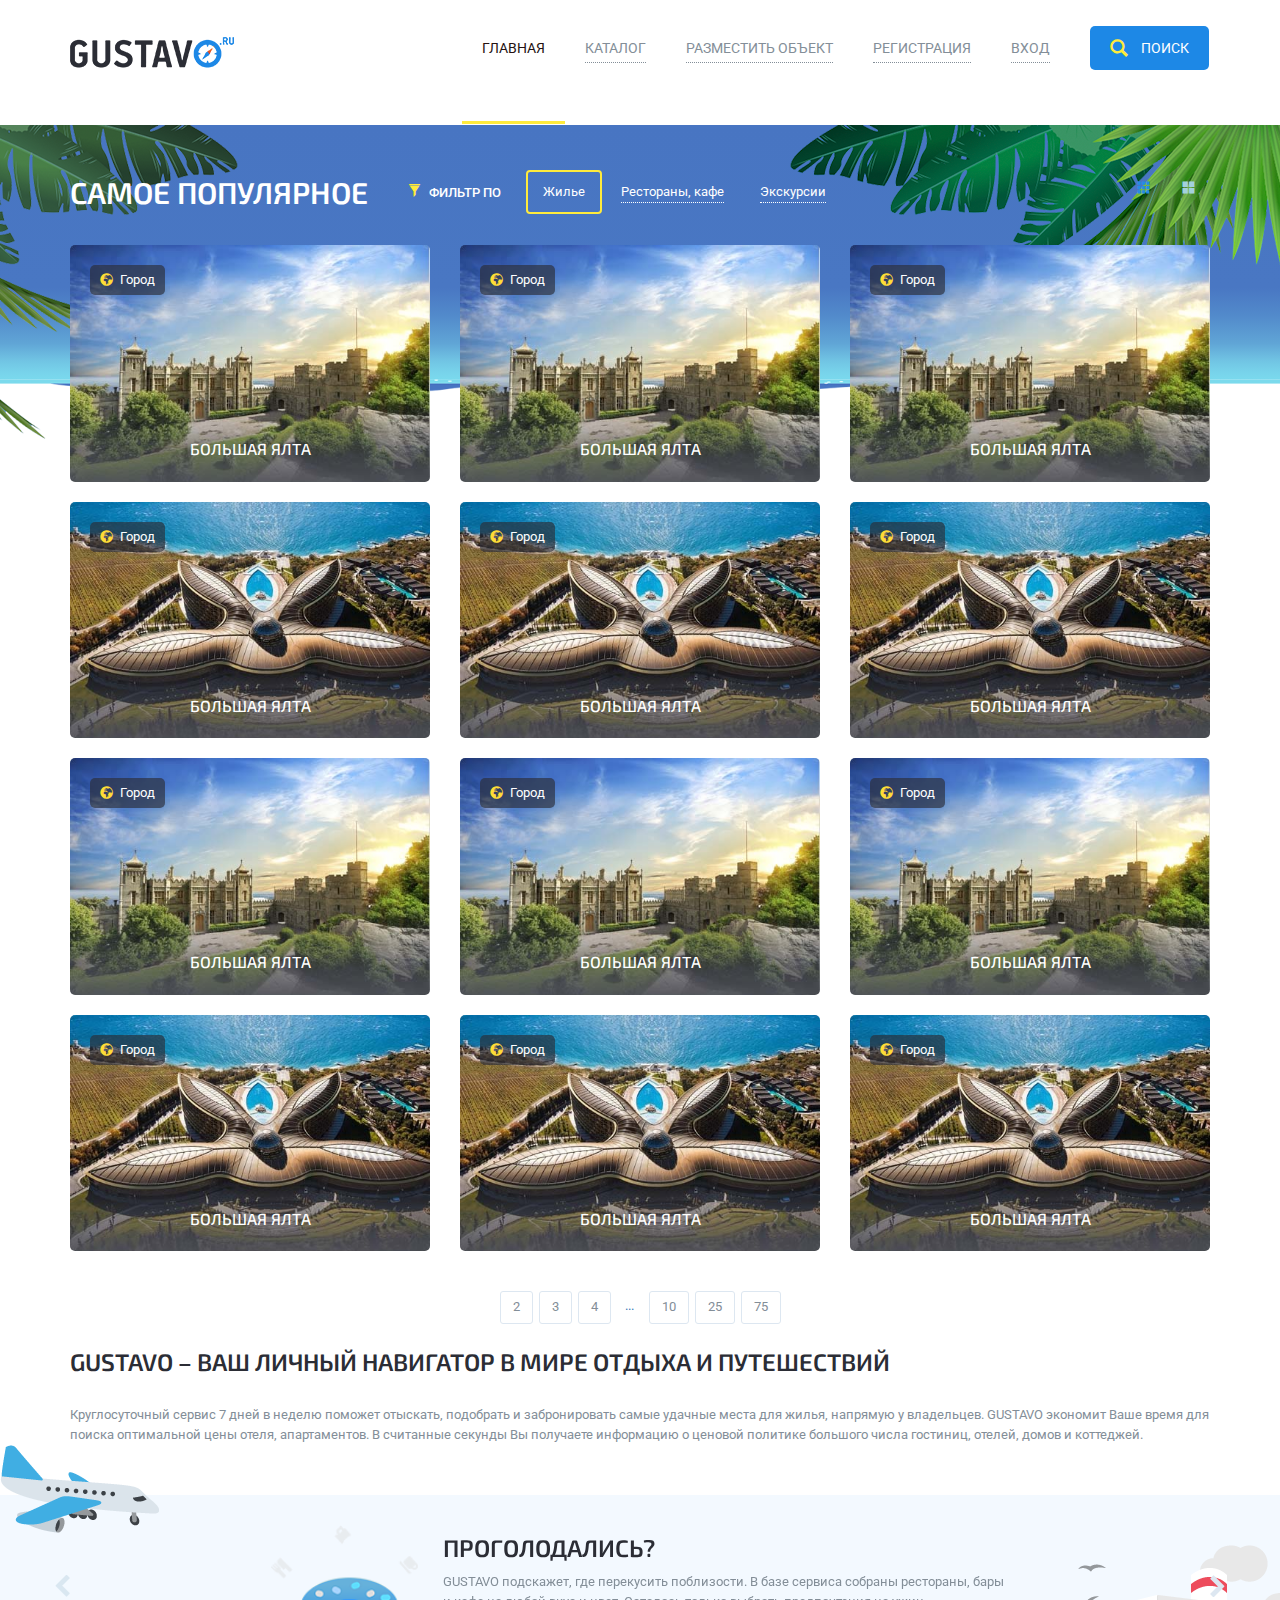
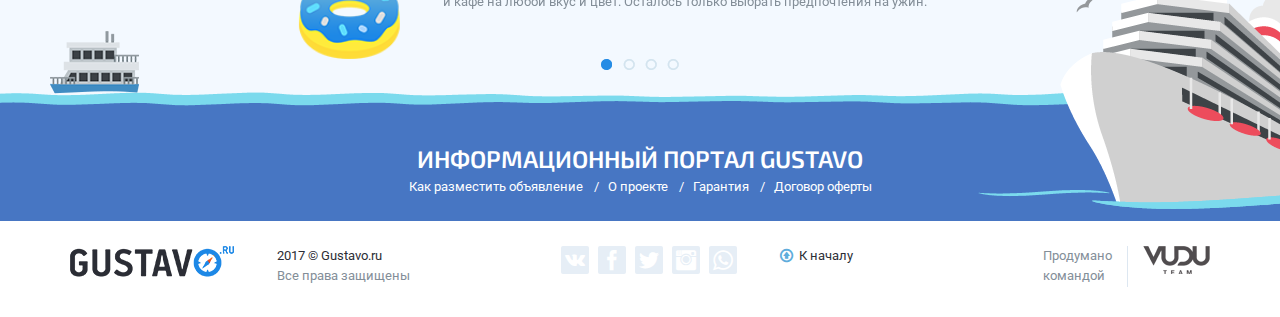
<file: populyarnoe.html>
<!DOCTYPE html>
<html lang="en">
<head>
	<meta charset="UTF-8">
	<meta name="viewport" content="width=device-width, initial-scale=1.0">
	<meta http-equiv="X-UA-Compatible" content="ie=edge">
	<title>Document</title>
	<link rel="stylesheet" href="css/bootstrap.min.css">
		<link rel="stylesheet" href="css/glyphicons.css">
		<link rel="stylesheet" href="css/slick.css">
	<link rel="stylesheet" href="css/main.css">

	<!--[if lt IE 9]>
      <script src="https://oss.maxcdn.com/html5shiv/3.7.2/html5shiv.min.js"></script>
      <script src="https://oss.maxcdn.com/respond/1.4.2/respond.min.js"></script>
    <![endif]-->
</head>
<body>
	<div class="wrapper">
		<header class="header">
		<div class="container">
				<div class="row">
					<div class="col-md-2">
						<div class="navbar-header header_logo">
						<a href="#">
							<img src="images/logo.png" alt="logo">
							<span>Gustavo</span>
						</a>
					</div>
					</div>
					<div class="col-md-10">
					<div class="navbar">
							 <ul class="nav navbar-nav" role="menu">
								  <li class="active"><a href="#">Главная</a></li>
								  <li><a href="#">Каталог</a></li>
								  <li><a href="#">Разместить объект</a></li>
								  <li><a href="#">Регистрация</a></li>
								  <li><a href="#">Вход</a></li>
									<li class="navbar-nav_search"><a href="#"> <span class="navbar-nav_search_block">	<span class="glyphicons glyphicons-search"></span>	Поиск </span></a></li>
								</ul>
						</div>
						<a href="#navbar_collapce" class="navbar_toogle">
							<span class="ico_bar"></span>
							<span class="ico_bar"></span>
							<span class="ico_bar"></span>
						</a>
					</div>
				</div>
				</div>
		</header>
		<main class="main">
		<div class="main_category">
		<div class="main_category_img_wrapp_left">
			<img class="main_category_img_tree" src="images/tree.png" alt="">
			<img class="main_category_img_tree2" src="images/tree3.png" alt="">
		</div>
		<div class="main_category_img_wrapp">
			<img src="images/water.png" alt="">

		</div>
			<div class="main_gallery">
			<div class="container">
				<div class="row">
					<div class="col-md-12 main_gallery_header main_gallery_header_inverse">
					<div class=" main_gallery_filter">
					<h4>Самое Популярное</h4>
					<span><span class="glyphicons glyphicons-filter"></span> Фильтр по</span>
					<ul class="nav nav-pills main_gallery_pills main_gallery_pills_inverse">
						 <li class="active"><a data-toggle="pill" href="#menu15">Жилье</a></li>
						 <li><a data-toggle="pill" href="#menu13">Рестораны, кафе</a></li>
						 <li><a data-toggle="pill" href="#menu14">Экскурсии</a></li>
						</ul>
					</div>
						<ul class="nav nav-pills main_gallery_grid main_gallery_grid_inverse">
						  <li class="active "><a data-toggle="pill" href="#menu11"><span class="glyphicons glyphicons-show-thumbnails"></span></a></li>
						  <li class="reinit2"><a data-toggle="pill" href="#home2"><span class="glyphicons glyphicons-show-big-thumbnails"></span></a></li>
						</ul>
						</div>
			     </div>
				</div>
				<div class="main_category_gallery tab-content">
				<div id="menu11" class="main_category_gallery_12  tab-pane fade in active">
					<div class="container">
						<div class="row">
							<div class="col-md-4">
								<a  class="main_category_gallery_12_item" href="">
							    <span><span class="glyphicons glyphicons-globe-af"></span>Город</span>
							    <img src="images/slide1.jpg" alt="">
							    <h6>Большая ялта</h6>
						    </a>
						    <a  class="main_category_gallery_12_item" href="">
							    <span><span class="glyphicons glyphicons-globe-af"></span>Город</span>
							    <img src="images/slide2.jpg" alt="">
							    <h6>Большая ялта</h6>
						    </a>
						    <a  class="main_category_gallery_12_item" href="">
							    <span><span class="glyphicons glyphicons-globe-af"></span>Город</span>
							    <img src="images/slide1.jpg" alt="">
							    <h6>Большая ялта</h6>
						    </a>
						    <a  class="main_category_gallery_12_item" href="">
							    <span><span class="glyphicons glyphicons-globe-af"></span>Город</span>
							    <img src="images/slide2.jpg" alt="">
							    <h6>Большая ялта</h6>
						    </a>
							</div>
							<div class="col-md-4">
								<a  class="main_category_gallery_12_item" href="">
							    <span><span class="glyphicons glyphicons-globe-af"></span>Город</span>
							    <img src="images/slide1.jpg" alt="">
							    <h6>Большая ялта</h6>
						    </a>
						    <a  class="main_category_gallery_12_item" href="">
							    <span><span class="glyphicons glyphicons-globe-af"></span>Город</span>
							    <img src="images/slide2.jpg" alt="">
							    <h6>Большая ялта</h6>
						    </a>
						    <a  class="main_category_gallery_12_item" href="">
							    <span><span class="glyphicons glyphicons-globe-af"></span>Город</span>
							    <img src="images/slide1.jpg" alt="">
							    <h6>Большая ялта</h6>
						    </a>
						    <a  class="main_category_gallery_12_item" href="">
							    <span><span class="glyphicons glyphicons-globe-af"></span>Город</span>
							    <img src="images/slide2.jpg" alt="">
							    <h6>Большая ялта</h6>
						    </a>
							</div>
							<div class="col-md-4">
								<a  class="main_category_gallery_12_item" href="">
							    <span><span class="glyphicons glyphicons-globe-af"></span>Город</span>
							    <img src="images/slide1.jpg" alt="">
							    <h6>Большая ялта</h6>
						    </a>
						    <a  class="main_category_gallery_12_item" href="">
							    <span><span class="glyphicons glyphicons-globe-af"></span>Город</span>
							    <img src="images/slide2.jpg" alt="">
							    <h6>Большая ялта</h6>
						    </a>
						    <a  class="main_category_gallery_12_item" href="">
							    <span><span class="glyphicons glyphicons-globe-af"></span>Город</span>
							    <img src="images/slide1.jpg" alt="">
							    <h6>Большая ялта</h6>
						    </a>
						    <a  class="main_category_gallery_12_item" href="">
							    <span><span class="glyphicons glyphicons-globe-af"></span>Город</span>
							    <img src="images/slide2.jpg" alt="">
							    <h6>Большая ялта</h6>
						    </a>
							</div>
						</div>
					</div>
				</div>
					
				<div id="home2" class="main_category_gallery_4 tab-pane fade">
					<div class="container">
						<div class="row">
							<div class="col-md-6">
								<a  class="main_category_gallery_4_item" href="">
							    <span><span class="glyphicons glyphicons-globe-af"></span>Город</span>
							    <img src="images/slide1.jpg" alt="">
							    <h6>Большая ялта</h6>
						    </a>
						    <a  class="main_category_gallery_4_item" href="">
							    <span><span class="glyphicons glyphicons-globe-af"></span>Город</span>
							    <img src="images/slide2.jpg" alt="">
							    <h6>Большая ялта</h6>
						    </a>
							</div>
							<div class="col-md-6">
								<a  class="main_category_gallery_4_item" href="">
							    <span><span class="glyphicons glyphicons-globe-af"></span>Город</span>
							    <img src="images/slide1.jpg" alt="">
							    <h6>Большая ялта</h6>
						    </a>
						    <a  class="main_category_gallery_4_item" href="">
							    <span><span class="glyphicons glyphicons-globe-af"></span>Город</span>
							    <img src="images/slide2.jpg" alt="">
							    <h6>Большая ялта</h6>
						    </a>
							</div>
						</div>
					</div>
				</div>
				</div>
				<div class="main_category_pagination">
					<div class="container">
						<div class="row">
							<div class="col-md-12 pagination_block">
								<ul class="pagination">
								  <li><a href="#">2</a></li>
								  <li><a href="#">3</a></li>
								  <li><a href="#">4</a></li>
								   <li><span>...</span></li>
								  <li><a href="#">10</a></li>
								  <li><a href="#">25</a></li>
								  <li><a href="#">75</a></li>
							</ul>
							</div>
						</div>
					</div>
				</div>
			</div>
		</div>
		<div class="main_bottom">
			<div class="container">
			<div class="row">
				<div class="col-md-12 main_bottom_text">
					<h2>GUSTAVO – Ваш личный навигатор в мире отдыха и путешествий</h2>
					<p>Круглосуточный сервис 7 дней в неделю поможет отыскать, подобрать и забронировать самые удачные места для жилья, напрямую у владельцев. GUSTAVO экономит Ваше время для поиска оптимальной цены отеля, апартаментов. В считанные секунды Вы получаете информацию о ценовой политике большого числа гостиниц, отелей, домов и коттеджей.</p>
				</div>
				</div>
			</div>
		</div>
	</main>
	<footer class="footer">
			<div class="footer_slider">
				<img src="images/airplane.png" class="airplane" alt="">
				<img src="images/ship.png" class="ship" alt="">
				<div class="container">
				<div class="row">
					<div class="col-md-12 footer_slider_block">
						<ul>
							<li class="footer_slide_block ">
								<div class="footer_slide_block_img_wrap">
									<img src="images/f_slide.png" alt="">
								</div>
								<div class="footer_slide_block_desk">
									<h6>Проголодались? </h6>
									<p>GUSTAVO подскажет, где перекусить поблизости. В базе сервиса собраны рестораны, бары и кафе на любой вкус и цвет. Осталось только выбрать предпочтения на ужин.
									</p>
								</div>
							</li>
							<li class="footer_slide_block ">
								<div class="footer_slide_block_img_wrap">
									<img src="images/f_slide.png" alt="">
								</div>
								<div class="footer_slide_block_desk">
									<h6>Проголодались? </h6>
									<p>GUSTAVO подскажет, где перекусить поблизости. В базе сервиса собраны рестораны, бары и кафе на любой вкус и цвет. Осталось только выбрать предпочтения на ужин.
									</p>
								</div>
							</li>
							<li class="footer_slide_block ">
								<div class="footer_slide_block_img_wrap">
									<img src="images/f_slide.png" alt="">
								</div>
								<div class="footer_slide_block_desk">
									<h6>Проголодались? </h6>
									<p>GUSTAVO подскажет, где перекусить поблизости. В базе сервиса собраны рестораны, бары и кафе на любой вкус и цвет. Осталось только выбрать предпочтения на ужин.
									</p>
								</div>
							</li>
							<li class="footer_slide_block">
								<div class="footer_slide_block_img_wrap">
									<img src="images/f_slide.png" alt="">
								</div>
								<div class="footer_slide_block_desk">
									<h6>Проголодались? </h6>
									<p>GUSTAVO подскажет, где перекусить поблизости. В базе сервиса собраны рестораны, бары и кафе на любой вкус и цвет. Осталось только выбрать предпочтения на ужин.</p>
								</div>
							</li>
					</ul>
					</div>
				</div>
				</div>
				<img src="images/ship2.png" class="ship2" alt="ship">
				<span class="footer_sea_border"></span>
			</div>
			<div class="footer_nav">
				<div class="container">
				<div class="row">
					<div class="col-md-12">
						<h4>Информационный портал Gustavo</h4>
						<ul class="footer_nav_block">
							<li><a href="">Как разместить объявление</a></li>
							<li><a href="">О проекте</a></li>
							<li><a href="">Гарантия</a></li>
							<li><a href="">Договор оферты </a></li>
						</ul>
						</div>
					</div>
				</div>
			</div>
			<div class="footer_bottom">
				<div class="container">
				<div class="row">
					<div class="col-md-4 footer_logo_left">
						<div class="footer_logo">
								<a href="#">
							<img src="images/logo.png" alt="logo">
							<span>Gustavo</span>
						</a>
						</div>
						<div class="footer_copyright">
							<strong>2017 © Gustavo.ru</strong>
							<span>Все права защищены </span>
						</div>
					</div>
					<div class="col-md-4 col-md-offset-1 footer_bottom_nav">
						<ul class="footer_bottom_nav_social">
							<li><a href="#" > <span class="icon-DCQmU9QnQS" ></span></a></li>
							<li><a href="#"> <span class="icon-Q3U1uzgmf" ></span></a></li>
							<li><a href="#"><span class="icon-XxFIR42AtH" ></span></a></li>
							<li><a href="#"><span class="icon-Gmwjn9LfI3" ></span></a></li>
							<li><a href="#"><span class="icon-gObfuOLptI" ></span></a></li>
						</ul>
						<div class="footer_back">
							<a href="#"><span class="glyphicons glyphicons-upload"></span> К началу</a>
						</div>
					</div>
					<div class="col-md-3  footer_bottom_team clearfix">
							<div class="footer_bottom_team_logo">
								<a href=""><img src="images/team.png" alt=""></a>
							</div>
							<div class="footer_bottom_team_desk">
									<span>Продумано командой</span>
							</div>
							
					</div>
				</div>
			</div>
			</div>
	</footer>
	</div>	
		
	 <script src="https://code.jquery.com/jquery-2.2.4.min.js"></script>
   <script src="js/bootstrap.min.js"></script>
   <script src="js/slick.min.js"></script>
    <script src="js/gustavo.js"></script>
		
</body>

</html>
</file>
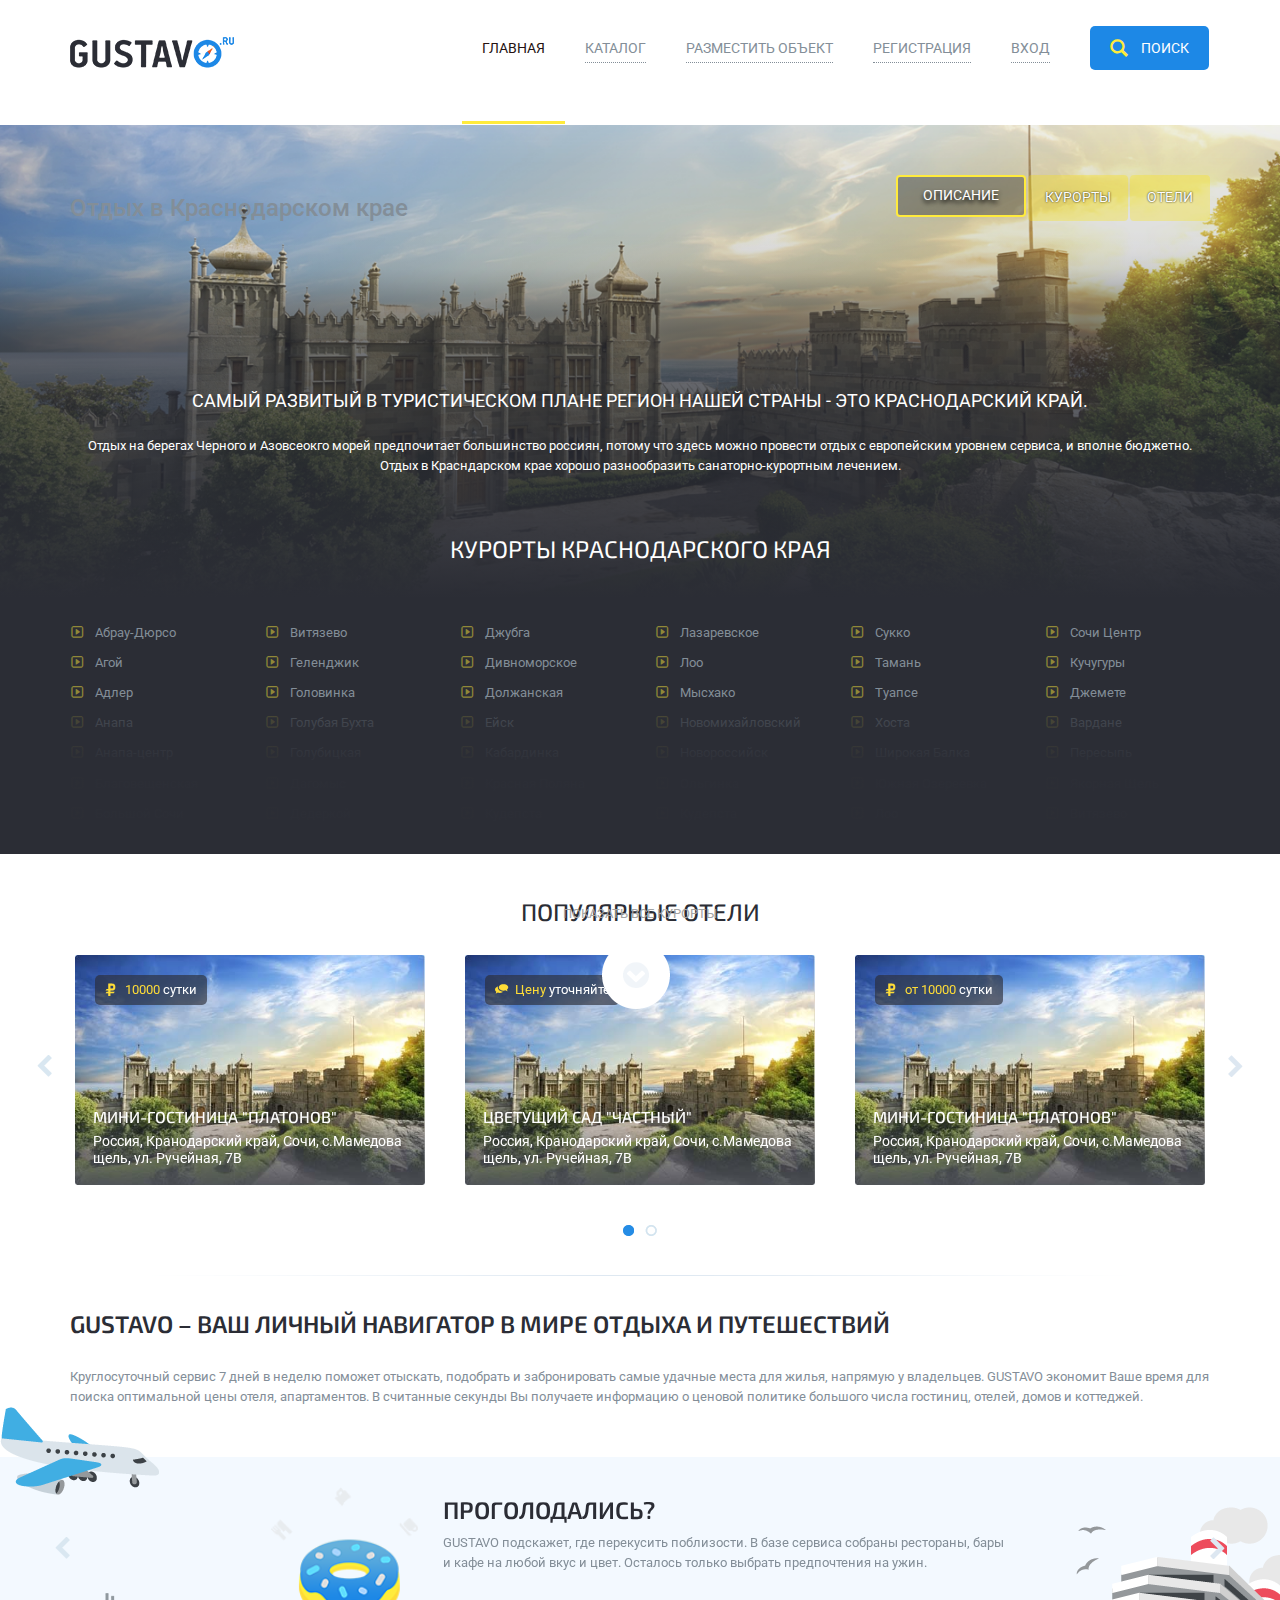
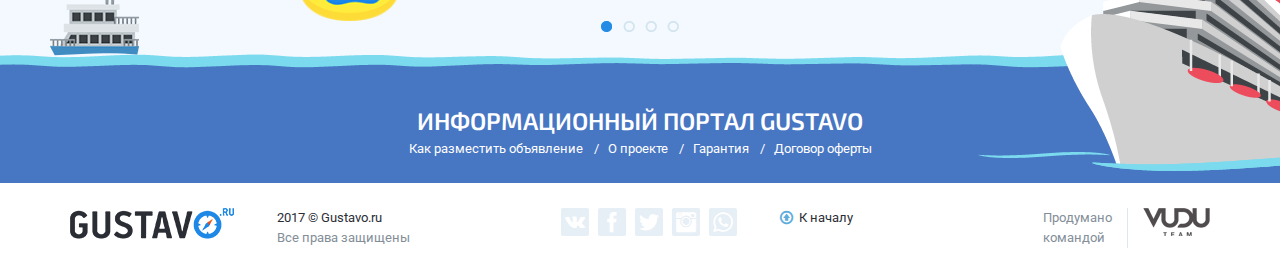
<file: region.html>
<!DOCTYPE html>
<html lang="en">
<head>
	<meta charset="UTF-8">
	<meta name="viewport" content="width=device-width, initial-scale=1.0">
	<meta http-equiv="X-UA-Compatible" content="ie=edge">
	<title>Document</title>
	<link rel="stylesheet" href="css/bootstrap.min.css">
		<link rel="stylesheet" href="css/glyphicons.css">
		<link rel="stylesheet" href="css/slick.css">
	<link rel="stylesheet" href="css/main.css">

	<!--[if lt IE 9]>
      <script src="https://oss.maxcdn.com/html5shiv/3.7.2/html5shiv.min.js"></script>
      <script src="https://oss.maxcdn.com/respond/1.4.2/respond.min.js"></script>
    <![endif]-->
</head>
<body>
	<div class="wrapper">
		<header class="header">
		<div class="container">
				<div class="row">
					<div class="col-md-2">
						<div class="navbar-header header_logo">
						<a href="#">
							<img src="images/logo.png" alt="logo">
							<span>Gustavo</span>
						</a>
					</div>
					</div>
					<div class="col-md-10">
					<div class="navbar">
							 <ul class="nav navbar-nav" role="menu">
								  <li class="active"><a href="#">Главная</a></li>
								  <li><a href="#">Каталог</a></li>
								  <li><a href="#">Разместить объект</a></li>
								  <li><a href="#">Регистрация</a></li>
								  <li><a href="#">Вход</a></li>
									<li class="navbar-nav_search"><a href="#"> <span class="navbar-nav_search_block">	<span class="glyphicons glyphicons-search"></span>	Поиск </span></a></li>
								</ul>
						</div>
						<a href="#navbar_collapce" class="navbar_toogle">
							<span class="ico_bar"></span>
							<span class="ico_bar"></span>
							<span class="ico_bar"></span>
						</a>
					</div>
				</div>
				</div>
		</header>
		<main class="main">
		<div class="main_region">
				<div class="main_region_img_wrapp">
					<img src="images/region.png" alt="">
					</div>
					<div class="main_region_header">
					<div class="container">
						<div class="row">
							<div class="col-md-12 ">
								<div class="main_region_header_block">
							<h3>Отдых в Краснодарском крае</h3>
							<ul class="nav nav-pills  main_region_header_nav_pills">
						 <li class="active"><a data-toggle="pill" href="#menu45">Описание</a></li>
						 <li><a data-toggle="pill" href="#menu44">Курорты</a></li>
						 <li><a data-toggle="pill" href="#menu43">Отели</a></li>
						</ul>
						</div>
								</div>
							</div>
						</div>
					</div>
					<div class="main_region_body">
						<div class="main_region_body_text">
						<div class="container">
							<div class="row">
							<div class="col-md-12 ">
							<div class="main_region_body_textblock">
								<h4>Самый развитый в туристическом плане регион нашей страны - это Краснодарский край. </h4>
								<p>Отдых на берегах Черного и Азовсеокго морей предпочитает большинство россиян, потому что здесь можно провести отдых с европейским уровнем сервиса, и вполне бюджетно. Отдых в Красндарском крае хорошо разнообразить санаторно-курортным лечением.</p>
								<h6 class="main_region_body_list_head"> Курорты Краснодарского края</h6>
								</div>
								</div>
							</div>
						</div>
						</div>
						<div class="main_region_body_list">
							<div class="container">
								<div class="row">
									<div class="col-md-2">
										<ul class="main_region_body_list_block">
											<li><a href=""> <span><span class="glyphicons glyphicons-collapse"></span>Абрау-Дюрсо</span></a></li>
											<li><a href=""><span><span class="glyphicons glyphicons-collapse"></span>Агой</span></a></li>
											<li><a href=""><span><span class="glyphicons glyphicons-collapse"></span>Адлер</span></a></li>
											<li><a href=""><span><span class="glyphicons glyphicons-collapse"></span>Анапа</span></a></li>
											<li><a href=""><span><span class="glyphicons glyphicons-collapse"></span>Анапа-центр</span></a></li>
											<li><a href=""><span><span class="glyphicons glyphicons-collapse"></span>Благовещенская</span></a></li>
											<li><a href=""><span><span class="glyphicons glyphicons-collapse"></span>Большой Сочи</span></a></li>
										</ul>
									</div>
									<div class="col-md-2">
										<ul class="main_region_body_list_block">
											<li><a href=""> <span><span class="glyphicons glyphicons-collapse"></span>Витязево</span></a></li>
											<li><a href=""><span><span class="glyphicons glyphicons-collapse"></span>Геленджик</span></a></li>
											<li><a href=""><span><span class="glyphicons glyphicons-collapse"></span>Головинка</span></a></li>
											<li><a href=""><span><span class="glyphicons glyphicons-collapse"></span>Голубая Бухта</span></a></li>
											<li><a href=""><span><span class="glyphicons glyphicons-collapse"></span>Голубицкая</span></a></li>
											<li><a href=""><span><span class="glyphicons glyphicons-collapse"></span>Дагомыс</span></a></li>
											<li><a href=""><span><span class="glyphicons glyphicons-collapse"></span>Дедеркой</span></a></li>
										</ul>
									</div>
									<div class="col-md-2">
										<ul class="main_region_body_list_block">
											<li><a href=""> <span><span class="glyphicons glyphicons-collapse"></span>Джубга</span></a></li>
											<li><a href=""><span><span class="glyphicons glyphicons-collapse"></span>Дивноморское</span></a></li>
											<li><a href=""><span><span class="glyphicons glyphicons-collapse"></span>Должанская</span></a></li>
											<li><a href=""><span><span class="glyphicons glyphicons-collapse"></span>Ейск</span></a></li>
											<li><a href=""><span><span class="glyphicons glyphicons-collapse"></span>Кабардинка</span></a></li>
											<li><a href=""><span><span class="glyphicons glyphicons-collapse"></span>Красная Поляна</span></a></li>
											<li><a href=""><span><span class="glyphicons glyphicons-collapse"></span>Кудепста</span></a></li>
										</ul>
									</div>
									<div class="col-md-2">
										<ul class="main_region_body_list_block">
											<li><a href=""> <span><span class="glyphicons glyphicons-collapse"></span>Лазаревское</span></a></li>
											<li><a href=""><span><span class="glyphicons glyphicons-collapse"></span>Лоо</span></a></li>
											<li><a href=""><span><span class="glyphicons glyphicons-collapse"></span>Мысхако</span></a></li>
											<li><a href=""><span><span class="glyphicons glyphicons-collapse"></span>Новомихайловский</span></a></li>
											<li><a href=""><span><span class="glyphicons glyphicons-collapse"></span>Новороссийск</span></a></li>
											<li><a href=""><span><span class="glyphicons glyphicons-collapse"></span>Ольгинка</span></a></li>
											<li><a href=""><span><span class="glyphicons glyphicons-collapse"></span>Кудепста</span></a></li>
										</ul>
									</div>
									<div class="col-md-2">
										<ul class="main_region_body_list_block">
											<li><a href=""> <span><span class="glyphicons glyphicons-collapse"></span>Сукко</span></a></li>
											<li><a href=""><span><span class="glyphicons glyphicons-collapse"></span>Тамань</span></a></li>
											<li><a href=""><span><span class="glyphicons glyphicons-collapse"></span>Туапсе</span></a></li>
											<li><a href=""><span><span class="glyphicons glyphicons-collapse"></span>Хоста</span></a></li>
											<li><a href=""><span><span class="glyphicons glyphicons-collapse"></span>Широкая Балка</span></a></li>
											<li><a href=""><span><span class="glyphicons glyphicons-collapse"></span>Южная Озереевка</span></a></li>
											<li><a href=""><span><span class="glyphicons glyphicons-collapse"></span>Лоо</span></a></li>
										</ul>
									</div>
									<div class="col-md-2">
										<ul class="main_region_body_list_block">
											<li><a href=""> <span><span class="glyphicons glyphicons-collapse"></span>Сочи Центр</span></a></li>
											<li><a href=""><span><span class="glyphicons glyphicons-collapse"></span>Кучугуры</span></a></li>
											<li><a href=""><span><span class="glyphicons glyphicons-collapse"></span>Джемете</span></a></li>
											<li><a href=""><span><span class="glyphicons glyphicons-collapse"></span>Вардане</span></a></li>
											<li><a href=""><span><span class="glyphicons glyphicons-collapse"></span>Пересыпь</span></a></li>
											<li><a href=""><span><span class="glyphicons glyphicons-collapse"></span>Якорная Щель</span></a></li>
											<li><a href=""><span><span class="glyphicons glyphicons-collapse"></span>Витязево</span></a></li>
										</ul>
									</div>
								</div>
							</div>
						</div>
						<div class="main_region_body_list_opened">
								<span>Показать все курорты</span>
						</div>
					</div>
			


			</div>
		<div class="main_bottom">
			<div class="main_bottom_slider">
				<div class="container">
					<div class="row">
						<div class="col-md-12">
								  <div  class="slider_3_item">
								  <h4>Популярные отели</h4>
					    <ul>
					    	<li class="slide_3_item">
					    		<a href="">
						    		<span><span class="glyphicons glyphicons-ruble"></span><em>10000</em>сутки</span>
						    		<img src="images/slide1.jpg" alt="">
						    		<h6>Мини-гостиница "Платонов"</h6>
						    		<p>Россия, Кранодарский край, Сочи, с.Мамедова щель, ул. Ручейная, 7В </p>
					    		</a>
					    	</li>
					    	<li class="slide_3_item">
					    		<a href="">
						    			<span><span class="glyphicons glyphicons-conversation"></span><em>Цену</em>уточняйте</span>
						    		<img src="images/slide1.jpg" alt="">
						    		<h6>Цветущий сад "Частный"</h6>
						    		<p>Россия, Кранодарский край, Сочи, с.Мамедова щель, ул. Ручейная, 7В </p>
					    		</a>
					    	</li>
					    	<li class="slide_3_item">
					    		<a href="">
						    		<span><span class="glyphicons glyphicons-ruble"></span><em>от 10000</em>сутки</span>
						    		<img src="images/slide1.jpg" alt="">
						    	<h6>Мини-гостиница "Платонов"</h6>
						    		<p>Россия, Кранодарский край, Сочи, с.Мамедова щель, ул. Ручейная, 7В </p>
					    		</a>
					    		
					    	</li>
					    		<li class="slide_3_item">
					    		<a href="">
						    		<span><span class="glyphicons glyphicons-globe-af"></span>Город</span>
						    		<img src="images/slide1.jpg" alt="">
						    		<h6>Мини-гостиница "Платонов"</h6>
						    		<p>Россия, Кранодарский край, Сочи, с.Мамедова щель, ул. Ручейная, 7В </p>
					    		</a>
					    		
					    	</li>
					    	<li class="slide_3_item">
					    		<a href="">
						    		<span><span class="glyphicons glyphicons-person-walking"></span>Направление</span>
						    		<img src="images/slide1.jpg" alt="">
						    		<h6>Мини-гостиница "Платонов"</h6>
						    		<p>Россия, Кранодарский край, Сочи, с.Мамедова щель, ул. Ручейная, 7В </p>
					    		</a>
					    	
					    	</li>
					    	<li class="slide_3_item">
					    		<a href="">
						    		<span><span class="glyphicons glyphicons-globe-af"></span>Город</span>
						    		<img src="images/slide1.jpg" alt="">
						    		<h6>Мини-гостиница "Платонов"</h6>
						    		<p>Россия, Кранодарский край, Сочи, с.Мамедова щель, ул. Ручейная, 7В </p>
					    		</a>
					    		
					    	</li>
					    	</ul>
					  </div>
						</div>
					</div>
					</div>
			</div>
			<div class="container">
			<div class="row">
				<div class="col-md-12 main_bottom_text">
					<h2>GUSTAVO – Ваш личный навигатор в мире отдыха и путешествий</h2>
					<p>Круглосуточный сервис 7 дней в неделю поможет отыскать, подобрать и забронировать самые удачные места для жилья, напрямую у владельцев. GUSTAVO экономит Ваше время для поиска оптимальной цены отеля, апартаментов. В считанные секунды Вы получаете информацию о ценовой политике большого числа гостиниц, отелей, домов и коттеджей.</p>
				</div>
				</div>
			</div>
		</div>
	</main>
	<footer class="footer">
			<div class="footer_slider">
				<img src="images/airplane.png" class="airplane" alt="">
				<img src="images/ship.png" class="ship" alt="">
				<div class="container">
				<div class="row">
					<div class="col-md-12 footer_slider_block">
						<ul>
							<li class="footer_slide_block ">
								<div class="footer_slide_block_img_wrap">
									<img src="images/f_slide.png" alt="">
								</div>
								<div class="footer_slide_block_desk">
									<h6>Проголодались? </h6>
									<p>GUSTAVO подскажет, где перекусить поблизости. В базе сервиса собраны рестораны, бары и кафе на любой вкус и цвет. Осталось только выбрать предпочтения на ужин.
									</p>
								</div>
							</li>
							<li class="footer_slide_block ">
								<div class="footer_slide_block_img_wrap">
									<img src="images/f_slide.png" alt="">
								</div>
								<div class="footer_slide_block_desk">
									<h6>Проголодались? </h6>
									<p>GUSTAVO подскажет, где перекусить поблизости. В базе сервиса собраны рестораны, бары и кафе на любой вкус и цвет. Осталось только выбрать предпочтения на ужин.
									</p>
								</div>
							</li>
							<li class="footer_slide_block ">
								<div class="footer_slide_block_img_wrap">
									<img src="images/f_slide.png" alt="">
								</div>
								<div class="footer_slide_block_desk">
									<h6>Проголодались? </h6>
									<p>GUSTAVO подскажет, где перекусить поблизости. В базе сервиса собраны рестораны, бары и кафе на любой вкус и цвет. Осталось только выбрать предпочтения на ужин.
									</p>
								</div>
							</li>
							<li class="footer_slide_block">
								<div class="footer_slide_block_img_wrap">
									<img src="images/f_slide.png" alt="">
								</div>
								<div class="footer_slide_block_desk">
									<h6>Проголодались? </h6>
									<p>GUSTAVO подскажет, где перекусить поблизости. В базе сервиса собраны рестораны, бары и кафе на любой вкус и цвет. Осталось только выбрать предпочтения на ужин.</p>
								</div>
							</li>
					</ul>
					</div>
				</div>
				</div>
				<img src="images/ship2.png" class="ship2" alt="ship">
				<span class="footer_sea_border"></span>
			</div>
			<div class="footer_nav">
				<div class="container">
				<div class="row">
					<div class="col-md-12">
						<h4>Информационный портал Gustavo</h4>
						<ul class="footer_nav_block">
							<li><a href="">Как разместить объявление</a></li>
							<li><a href="">О проекте</a></li>
							<li><a href="">Гарантия</a></li>
							<li><a href="">Договор оферты </a></li>
						</ul>
						</div>
					</div>
				</div>
			</div>
			<div class="footer_bottom">
				<div class="container">
				<div class="row">
					<div class="col-md-4 footer_logo_left">
						<div class="footer_logo">
								<a href="#">
							<img src="images/logo.png" alt="logo">
							<span>Gustavo</span>
						</a>
						</div>
						<div class="footer_copyright">
							<strong>2017 © Gustavo.ru</strong>
							<span>Все права защищены </span>
						</div>
					</div>
					<div class="col-md-4 col-md-offset-1 footer_bottom_nav">
						<ul class="footer_bottom_nav_social">
							<li><a href="#" > <span class="icon-DCQmU9QnQS" ></span></a></li>
							<li><a href="#"> <span class="icon-Q3U1uzgmf" ></span></a></li>
							<li><a href="#"><span class="icon-XxFIR42AtH" ></span></a></li>
							<li><a href="#"><span class="icon-Gmwjn9LfI3" ></span></a></li>
							<li><a href="#"><span class="icon-gObfuOLptI" ></span></a></li>
						</ul>
						<div class="footer_back">
							<a href="#"><span class="glyphicons glyphicons-upload"></span> К началу</a>
						</div>
					</div>
					<div class="col-md-3  footer_bottom_team clearfix">
							<div class="footer_bottom_team_logo">
								<a href=""><img src="images/team.png" alt=""></a>
							</div>
							<div class="footer_bottom_team_desk">
									<span>Продумано командой</span>
							</div>
							
					</div>
				</div>
			</div>
			</div>
	</footer>
	</div>	
		
	 <script src="https://code.jquery.com/jquery-2.2.4.min.js"></script>
   <script src="js/bootstrap.min.js"></script>
   <script src="js/slick.min.js"></script>
    <script src="js/gustavo.js"></script>
		
</body>

</html>
</file>
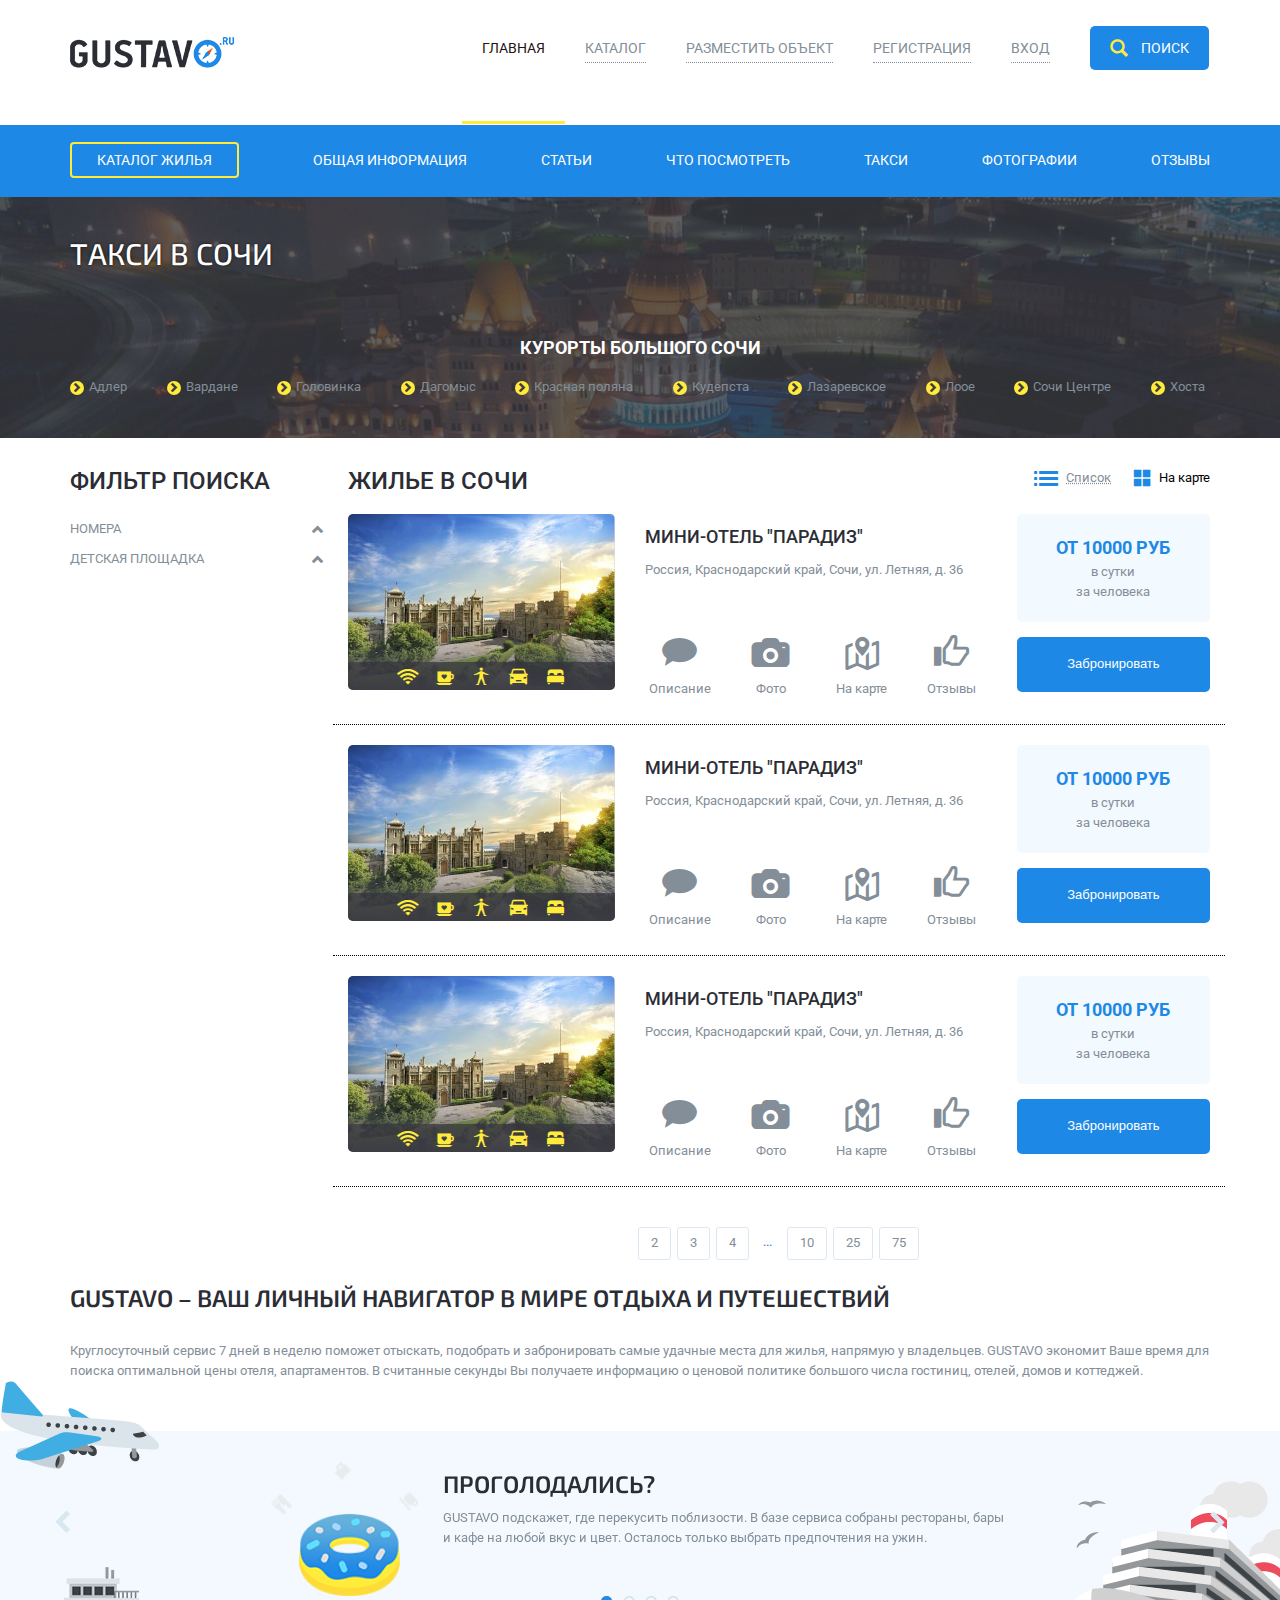
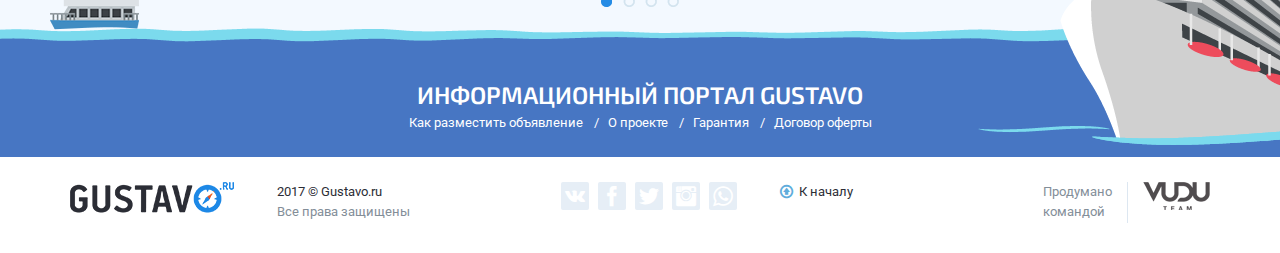
<file: taxi.html>
<!DOCTYPE html>
<html lang="en">
<head>
	<meta charset="UTF-8">
	<meta name="viewport" content="width=device-width, initial-scale=1.0">
	<meta http-equiv="X-UA-Compatible" content="ie=edge">
	<title>Document</title>
	<link rel="stylesheet" href="css/bootstrap.min.css">
		<link rel="stylesheet" href="css/glyphicons.css">
		<link rel="stylesheet" href="css/slick.css">
	<link rel="stylesheet" href="css/main.css">

	<!--[if lt IE 9]>
      <script src="https://oss.maxcdn.com/html5shiv/3.7.2/html5shiv.min.js"></script>
      <script src="https://oss.maxcdn.com/respond/1.4.2/respond.min.js"></script>
    <![endif]-->
</head>
<body>
	<div class="wrapper">
		<header class="header">
		<div class="container">
				<div class="row">
					<div class="col-md-2">
						<div class="navbar-header header_logo">
						<a href="#">
							<img src="images/logo.png" alt="logo">
							<span>Gustavo</span>
						</a>
					</div>
					</div>
					<div class="col-md-10">
					<div class="navbar">
							 <ul class="nav navbar-nav" role="menu">
								  <li class="active"><a href="#">Главная</a></li>
								  <li><a href="#">Каталог</a></li>
								  <li><a href="#">Разместить объект</a></li>
								  <li><a href="#">Регистрация</a></li>
								  <li><a href="#">Вход</a></li>
									<li class="navbar-nav_search"><a href="#"> <span class="navbar-nav_search_block">	<span class="glyphicons glyphicons-search"></span>	Поиск </span></a></li>
								</ul>
						</div>
						<a href="#navbar_collapce" class="navbar_toogle">
							<span class="ico_bar"></span>
							<span class="ico_bar"></span>
							<span class="ico_bar"></span>
						</a>
					</div>
				</div>
				</div>
		</header>
		<main class="main">
		<div class="main_city2">
				<div class="main_city_img_wrapp2">
					<img src="images/city.jpg" alt="">
				</div>
				<div class="city_top_navbar">	
						<div class="container">
							<div class="row">
								<div class="col-md-12">
										 <ul class="city_top_navbar_block" role="menu">
										  <li class="active"><a href="#">Каталог жилья</a></li>
										  <li><a href="#">Общая информация</a></li>
										  <li><a href="#">Статьи</a></li>
										  <li><a href="#">Что посмотреть</a></li>
										  <li><a href="#">Такси</a></li>
											<li><a href="#">Фотографии</a></li>
											<li><a href="#">Отзывы</a></li>
										</ul>
								</div>
							</div>
						</div>
				</div>
				<div class="main_city_info_block">
						<div class="container">
								<div class="row">
									<div class="col-md-12">
										<h2 class="main_city_info_block_header2">Такси в Сочи</h2>
											</div>
									</div>
								</div>
							<div class="main_city_info_block_footer inverse">
								<div class="container">
								<div class="row">
									<div class="col-md-12">
										<div class="main_city_info_block_footer_nav inverse">
												<h4>Курорты Большого Сочи</h4>
												<ul>
														<li class="main_city_info_block_footer_nav_item">
															<a href="">
																<span><span class="glyphicons glyphicons-chevron-right"></span></span>
																<strong>
																	Адлер
																</strong>
															</a>
														</li>
														<li class="main_city_info_block_footer_nav_item">
															<a href="">
																<span><span class="glyphicons glyphicons-chevron-right"></span></span>
																<strong>
																	Вардане
																</strong>
															</a>
														</li>
														<li class="main_city_info_block_footer_nav_item">
															<a href="">
																<span><span class="glyphicons glyphicons-chevron-right"></span></span>
																<strong>
																	Головинка
																</strong>
															</a>
														</li>
														<li class="main_city_info_block_footer_nav_item">
															<a href="">
																<span><span class="glyphicons glyphicons-chevron-right"></span></span>
																<strong>
																	Дагомыс
																</strong>
															</a>
														</li>
														<li class="main_city_info_block_footer_nav_item">
															<a href="">
																<span><span class="glyphicons glyphicons-chevron-right"></span></span>
																<strong>
																	Красная поляна
																</strong>
															</a>
														</li>
														<li class="main_city_info_block_footer_nav_item">
															<a href="">
																<span><span class="glyphicons glyphicons-chevron-right"></span></span>
																<strong>
																	Кудепста
																</strong>
															</a>
														</li>
														<li class="main_city_info_block_footer_nav_item">
															<a href="">
																<span><span class="glyphicons glyphicons-chevron-right"></span></span>
																<strong>
																	Лазаревское
																</strong>
															</a>
														</li>
														<li class="main_city_info_block_footer_nav_item">
															<a href="">
																<span><span class="glyphicons glyphicons-chevron-right"></span></span>
																<strong>
																	Лоое
																</strong>
															</a>
														</li>
														<li class="main_city_info_block_footer_nav_item">
															<a href="">
																<span><span class="glyphicons glyphicons-chevron-right"></span></span>
																<strong>
																	Сочи Центре
																</strong>
															</a>
														</li>
														<li class="main_city_info_block_footer_nav_item">
															<a href="">
																<span><span class="glyphicons glyphicons-chevron-right"></span></span>
																<strong>
																	Хоста
																</strong>
															</a>
														</li>
												</ul>
										</div>
									</div>
									</div>
								</div>

							</div>
					</div>


			</div>
			<div class="main_filter">
				<div class="container">
					<div class="row">
						<div class="col-md-3 main_filter_sidebar">
						<h5>Фильтр поиска</h5>
							<ul>
								<li>
									<span class="main_filter_toogle">Номера <span class="glyphicons glyphicons-chevron-up"></span></span>
									<ul class="main_filter_drop">
											<li class="checkbox">
												 <input type="checkbox" id="c1" name="cc" /><label for="c1">1 местные номера</label>
											</li>

													<li class="checkbox">
												   <input type="checkbox" id="c2" name="cc" /><label for="c2">2-х местные номера</label>
												</li>
												
													<li class="checkbox">
												   <input type="checkbox" id="c3" name="cc" /><label for="c3">3-х местные номера</label>
												</li>
												
											</li>
									</ul>
								</li>
									<li>
									<span class="main_filter_toogle">Детская площадка <span class="glyphicons glyphicons-chevron-up"></span></span>
									<ul class="main_filter_drop">
											<li class="checkbox">
												 <input type="checkbox" id="c4" name="cc" /><label for="c4">1 местные номера</label>
											</li>

													<li class="checkbox">
												   <input type="checkbox" id="c5" name="cc" /><label for="c5">2-х местные номера</label>
												</li>
												
													<li class="checkbox">
												   <input type="checkbox" id="c6" name="cc" /><label for="c6">3-х местные номера</label>
												</li>
												
											</li>
									</ul>
								</li>
							</ul>
						</div>
						<div class="col-md-9 main_filter_mainblock">
							<div class="main_filter_mainblock_header">
								<h5>Жилье в Сочи</h5>
								<ul class="nav nav-pills main_filter_grid">
								  <li class="reinit2"><a data-toggle="pill" href="#menu11"><span class="glyphicons glyphicons-show-thumbnails-with-lines"></span><em>Список</em></a></li>
								  <li class="active"><a data-toggle="pill" href="#home2"><span class="glyphicons glyphicons-show-big-thumbnails"></span><em>На карте</em></a></li>
								</ul>
							</div>

							<div class="main_filter_mainblock_body row">
								<div class="col-md-4 main_filter_mainblock_body_img_wrapp">
									<img src="images/slide1.jpg" alt="">
									<ul class="hotel-properties">
										<li>
											<span class="glyphicons glyphicons-wifi"></span>
											<span class="hotel-properties_text">Wi-fi</span>
										</li>
										<li>
											<span class="glyphicons glyphicons-coffee-cup"></span>
											<span class="hotel-properties_text">Кафе</span>
										</li>
										<li>
											<span class="glyphicons glyphicons-person"></span>
											<span class="hotel-properties_text">Йога</span>
										</li>
										<li>
											<span class="glyphicons glyphicons-car"></span>
											<span class="hotel-properties_text">Стоянка</span>
										</li>
										<li>
											<span class="glyphicons glyphicons-bed-alt"></span>
											<span class="hotel-properties_text">Кровать</span>
										</li>
									</ul>
								</div>
								<div class="col-md-5 main_filter_mainblock_body_text">
									<div class="main_filter_mainblock_body_text_top">
										<h6>Мини-отель "Парадиз"</h6>
										<p>Россия, Краснодарский край, Сочи, ул. Летняя, д. 36 </p>
									</div>
									<div class="main_filter_mainblock_body_text_nav">
											<ul>
												<li><span class="glyphicons glyphicons-chat"></span>
														<span class="main_filter_text_nav_desk">Описание</span>
												</li>
												<li><span class="glyphicons glyphicons-camera"></span>
													<span class="main_filter_text_nav_desk">Фото</span>
												</li>
												<li><span class="glyphicons glyphicons-map"></span>
														<span class="main_filter_text_nav_desk">На карте</span>
												</li>
												<li><span class="glyphicons glyphicons-thumbs-up"></span>
													<span class="main_filter_text_nav_desk">Отзывы</span>
												</li>
											</ul>
									</div>
								</div>
								<div class="col-md-3 main_filter_mainblock_body_control">
									<div class="main_filter_mainblock_body_control_info">
											<span class="price">от 10000 руб</span>
											<p>в сутки <br> за человека</p>
									</div>
									<button type="button">Забронировать</button>
								</div>
							</div>

							<div class="main_filter_mainblock_body row">
								<div class="col-md-4 main_filter_mainblock_body_img_wrapp">
									<img src="images/slide1.jpg" alt="">
									<ul class="hotel-properties">
										<li>
											<span class="glyphicons glyphicons-wifi"></span>
											<span class="hotel-properties_text">Wi-fi</span>
										</li>
										<li>
											<span class="glyphicons glyphicons-coffee-cup"></span>
											<span class="hotel-properties_text">Кафе</span>
										</li>
										<li>
											<span class="glyphicons glyphicons-person"></span>
											<span class="hotel-properties_text">Йога</span>
										</li>
										<li>
											<span class="glyphicons glyphicons-car"></span>
											<span class="hotel-properties_text">Стоянка</span>
										</li>
										<li>
											<span class="glyphicons glyphicons-bed-alt"></span>
											<span class="hotel-properties_text">Кровать</span>
										</li>
									</ul>
								</div>
								<div class="col-md-5 main_filter_mainblock_body_text">
									<div class="main_filter_mainblock_body_text_top">
										<h6>Мини-отель "Парадиз"</h6>
										<p>Россия, Краснодарский край, Сочи, ул. Летняя, д. 36 </p>
									</div>
									<div class="main_filter_mainblock_body_text_nav">
											<ul>
												<li><span class="glyphicons glyphicons-chat"></span>
														<span class="main_filter_text_nav_desk">Описание</span>
												</li>
												<li><span class="glyphicons glyphicons-camera"></span>
													<span class="main_filter_text_nav_desk">Фото</span>
												</li>
												<li><span class="glyphicons glyphicons-map"></span>
														<span class="main_filter_text_nav_desk">На карте</span>
												</li>
												<li><span class="glyphicons glyphicons-thumbs-up"></span>
													<span class="main_filter_text_nav_desk">Отзывы</span>
												</li>
											</ul>
									</div>
								</div>
								<div class="col-md-3 main_filter_mainblock_body_control">
									<div class="main_filter_mainblock_body_control_info">
											<span class="price">от 10000 руб</span>
											<p>в сутки <br> за человека</p>
									</div>
									<button type="button">Забронировать</button>
								</div>
							</div>

							
								
								<div class="main_filter_mainblock_body row">
								<div class="col-md-4 main_filter_mainblock_body_img_wrapp">
									<img src="images/slide1.jpg" alt="">
									<ul class="hotel-properties">
										<li>
											<span class="glyphicons glyphicons-wifi"></span>
											<span class="hotel-properties_text">Wi-fi</span>
										</li>
										<li>
											<span class="glyphicons glyphicons-coffee-cup"></span>
											<span class="hotel-properties_text">Кафе</span>
										</li>
										<li>
											<span class="glyphicons glyphicons-person"></span>
											<span class="hotel-properties_text">Йога</span>
										</li>
										<li>
											<span class="glyphicons glyphicons-car"></span>
											<span class="hotel-properties_text">Стоянка</span>
										</li>
										<li>
											<span class="glyphicons glyphicons-bed-alt"></span>
											<span class="hotel-properties_text">Кровать</span>
										</li>
									</ul>
								</div>
								<div class="col-md-5 main_filter_mainblock_body_text">
									<div class="main_filter_mainblock_body_text_top">
										<h6>Мини-отель "Парадиз"</h6>
										<p>Россия, Краснодарский край, Сочи, ул. Летняя, д. 36 </p>
									</div>
									<div class="main_filter_mainblock_body_text_nav">
											<ul>
												<li><span class="glyphicons glyphicons-chat"></span>
														<span class="main_filter_text_nav_desk">Описание</span>
												</li>
												<li><span class="glyphicons glyphicons-camera"></span>
													<span class="main_filter_text_nav_desk">Фото</span>
												</li>
												<li><span class="glyphicons glyphicons-map"></span>
														<span class="main_filter_text_nav_desk">На карте</span>
												</li>
												<li><span class="glyphicons glyphicons-thumbs-up"></span>
													<span class="main_filter_text_nav_desk">Отзывы</span>
												</li>
											</ul>
									</div>
								</div>
								<div class="col-md-3 main_filter_mainblock_body_control">
									<div class="main_filter_mainblock_body_control_info">
											<span class="price">от 10000 руб</span>
											<p>в сутки <br> за человека</p>
									</div>
									<button type="button">Забронировать</button>
								</div>
							</div>
								<div class="main_category_pagination">
											<div class=" pagination_block">
												<ul class="pagination">
												  <li><a href="#">2</a></li>
												  <li><a href="#">3</a></li>
												  <li><a href="#">4</a></li>
												   <li><span>...</span></li>
												  <li><a href="#">10</a></li>
												  <li><a href="#">25</a></li>
												  <li><a href="#">75</a></li>
											</ul>
										</div>
								</div>
						</div>
					</div>
				</div>
			</div>
		<div class="main_bottom">

			<div class="container">
			<div class="row">
				<div class="col-md-12 main_bottom_text">
					<h2>GUSTAVO – Ваш личный навигатор в мире отдыха и путешествий</h2>
					<p>Круглосуточный сервис 7 дней в неделю поможет отыскать, подобрать и забронировать самые удачные места для жилья, напрямую у владельцев. GUSTAVO экономит Ваше время для поиска оптимальной цены отеля, апартаментов. В считанные секунды Вы получаете информацию о ценовой политике большого числа гостиниц, отелей, домов и коттеджей.</p>
				</div>
				</div>
			</div>
		</div>

	</main>
	<footer class="footer">
			<div class="footer_slider">
				<img src="images/airplane.png" class="airplane" alt="">
				<img src="images/ship.png" class="ship" alt="">
				<div class="container">
				<div class="row">
					<div class="col-md-12 footer_slider_block">
						<ul>
							<li class="footer_slide_block ">
								<div class="footer_slide_block_img_wrap">
									<img src="images/f_slide.png" alt="">
								</div>
								<div class="footer_slide_block_desk">
									<h6>Проголодались? </h6>
									<p>GUSTAVO подскажет, где перекусить поблизости. В базе сервиса собраны рестораны, бары и кафе на любой вкус и цвет. Осталось только выбрать предпочтения на ужин.
									</p>
								</div>
							</li>
							<li class="footer_slide_block ">
								<div class="footer_slide_block_img_wrap">
									<img src="images/f_slide.png" alt="">
								</div>
								<div class="footer_slide_block_desk">
									<h6>Проголодались? </h6>
									<p>GUSTAVO подскажет, где перекусить поблизости. В базе сервиса собраны рестораны, бары и кафе на любой вкус и цвет. Осталось только выбрать предпочтения на ужин.
									</p>
								</div>
							</li>
							<li class="footer_slide_block ">
								<div class="footer_slide_block_img_wrap">
									<img src="images/f_slide.png" alt="">
								</div>
								<div class="footer_slide_block_desk">
									<h6>Проголодались? </h6>
									<p>GUSTAVO подскажет, где перекусить поблизости. В базе сервиса собраны рестораны, бары и кафе на любой вкус и цвет. Осталось только выбрать предпочтения на ужин.
									</p>
								</div>
							</li>
							<li class="footer_slide_block">
								<div class="footer_slide_block_img_wrap">
									<img src="images/f_slide.png" alt="">
								</div>
								<div class="footer_slide_block_desk">
									<h6>Проголодались? </h6>
									<p>GUSTAVO подскажет, где перекусить поблизости. В базе сервиса собраны рестораны, бары и кафе на любой вкус и цвет. Осталось только выбрать предпочтения на ужин.</p>
								</div>
							</li>
					</ul>
					</div>
				</div>
				</div>
				<img src="images/ship2.png" class="ship2" alt="ship">
				<span class="footer_sea_border"></span>
			</div>
			<div class="footer_nav">
				<div class="container">
				<div class="row">
					<div class="col-md-12">
						<h4>Информационный портал Gustavo</h4>
						<ul class="footer_nav_block">
							<li><a href="">Как разместить объявление</a></li>
							<li><a href="">О проекте</a></li>
							<li><a href="">Гарантия</a></li>
							<li><a href="">Договор оферты </a></li>
						</ul>
						</div>
					</div>
				</div>
			</div>
			<div class="footer_bottom">
				<div class="container">
				<div class="row">
					<div class="col-md-4 footer_logo_left">
						<div class="footer_logo">
								<a href="#">
							<img src="images/logo.png" alt="logo">
							<span>Gustavo</span>
						</a>
						</div>
						<div class="footer_copyright">
							<strong>2017 © Gustavo.ru</strong>
							<span>Все права защищены </span>
						</div>
					</div>
					<div class="col-md-4 col-md-offset-1 footer_bottom_nav">
						<ul class="footer_bottom_nav_social">
							<li><a href="#" > <span class="icon-DCQmU9QnQS" ></span></a></li>
							<li><a href="#"> <span class="icon-Q3U1uzgmf" ></span></a></li>
							<li><a href="#"><span class="icon-XxFIR42AtH" ></span></a></li>
							<li><a href="#"><span class="icon-Gmwjn9LfI3" ></span></a></li>
							<li><a href="#"><span class="icon-gObfuOLptI" ></span></a></li>
						</ul>
						<div class="footer_back">
							<a href="#"><span class="glyphicons glyphicons-upload"></span> К началу</a>
						</div>
					</div>
					<div class="col-md-3  footer_bottom_team clearfix">
							<div class="footer_bottom_team_logo">
								<a href=""><img src="images/team.png" alt=""></a>
							</div>
							<div class="footer_bottom_team_desk">
									<span>Продумано командой</span>
							</div>
							
					</div>
				</div>
			</div>
			</div>
	</footer>
	</div>	
		
	 <script src="https://code.jquery.com/jquery-2.2.4.min.js"></script>
   <script src="js/bootstrap.min.js"></script>
   <script src="js/slick.min.js"></script>
    <script src="js/gustavo.js"></script>
		
</body>

</html>
</file>
<file: css/glyphicons.css>
@font-face{font-family:'Glyphicons Regular';src:url('../fonts/glyphicons-regular.eot');src:url('../fonts/glyphicons-regular.eot?#iefix') format('embedded-opentype'),url('../fonts/glyphicons-regular.woff2') format('woff2'),url('../fonts/glyphicons-regular.woff') format('woff'),url('../fonts/glyphicons-regular.ttf') format('truetype'),url('../fonts/glyphicons-regular.svg#glyphiconsregular') format('svg')}.glyphicons{position:relative;top:1px;display:inline-block;font-family:'Glyphicons Regular';font-style:normal;font-weight:normal;line-height:1;vertical-align:top;-webkit-font-smoothing:antialiased;-moz-osx-font-smoothing:grayscale}.glyphicons.x05{font-size:12px}.glyphicons.x2{font-size:48px}.glyphicons.x3{font-size:72px}.glyphicons.x4{font-size:96px}.glyphicons.x5{font-size:120px}.glyphicons.light:before{color:#f2f2f2}.glyphicons.drop:before{text-shadow:-1px 1px 3px rgba(0,0,0,0.3)}.glyphicons.flip{-moz-transform:scaleX(-1);-o-transform:scaleX(-1);-webkit-transform:scaleX(-1);transform:scaleX(-1);filter:FlipH;-ms-filter:"FlipH"}.glyphicons.flipv{-moz-transform:scaleY(-1);-o-transform:scaleY(-1);-webkit-transform:scaleY(-1);transform:scaleY(-1);filter:FlipV;-ms-filter:"FlipV"}.glyphicons.rotate90{-webkit-transform:rotate(90deg);-moz-transform:rotate(90deg);-ms-transform:rotate(90deg);transform:rotate(90deg)}.glyphicons.rotate180{-webkit-transform:rotate(180deg);-moz-transform:rotate(180deg);-ms-transform:rotate(180deg);transform:rotate(180deg)}.glyphicons.rotate270{-webkit-transform:rotate(270deg);-moz-transform:rotate(270deg);-ms-transform:rotate(270deg);transform:rotate(270deg)}.glyphicons-glass:before{content:"\E001"}.glyphicons-leaf:before{content:"\E002"}.glyphicons-dog:before{content:"\E003"}.glyphicons-user:before{content:"\E004"}.glyphicons-girl:before{content:"\E005"}.glyphicons-car:before{content:"\E006"}.glyphicons-user-add:before{content:"\E007"}.glyphicons-user-remove:before{content:"\E008"}.glyphicons-film:before{content:"\E009"}.glyphicons-magic:before{content:"\E010"}.glyphicons-envelope:before{content:"\2709"}.glyphicons-camera:before{content:"\E011"}.glyphicons-heart:before{content:"\E013"}.glyphicons-beach-umbrella:before{content:"\E014"}.glyphicons-train:before{content:"\E015"}.glyphicons-print:before{content:"\E016"}.glyphicons-bin:before{content:"\E017"}.glyphicons-music:before{content:"\E018"}.glyphicons-note:before{content:"\E019"}.glyphicons-heart-empty:before{content:"\E020"}.glyphicons-home:before{content:"\E021"}.glyphicons-snowflake:before{content:"\2744"}.glyphicons-fire:before{content:"\E023"}.glyphicons-magnet:before{content:"\E024"}.glyphicons-parents:before{content:"\E025"}.glyphicons-binoculars:before{content:"\E026"}.glyphicons-road:before{content:"\E027"}.glyphicons-search:before{content:"\E028"}.glyphicons-cars:before{content:"\E029"}.glyphicons-notes-2:before{content:"\E030"}.glyphicons-pencil:before{content:"\270F"}.glyphicons-bus:before{content:"\E032"}.glyphicons-wifi-alt:before{content:"\E033"}.glyphicons-luggage:before{content:"\E034"}.glyphicons-old-man:before{content:"\E035"}.glyphicons-woman:before{content:"\E036"}.glyphicons-file:before{content:"\E037"}.glyphicons-coins:before{content:"\E038"}.glyphicons-airplane:before{content:"\2708"}.glyphicons-notes:before{content:"\E040"}.glyphicons-stats:before{content:"\E041"}.glyphicons-charts:before{content:"\E042"}.glyphicons-pie-chart:before{content:"\E043"}.glyphicons-group:before{content:"\E044"}.glyphicons-keys:before{content:"\E045"}.glyphicons-calendar:before{content:"\E046"}.glyphicons-router:before{content:"\E047"}.glyphicons-camera-small:before{content:"\E048"}.glyphicons-star-empty:before{content:"\E049"}.glyphicons-star:before{content:"\E050"}.glyphicons-link:before{content:"\E051"}.glyphicons-eye-open:before{content:"\E052"}.glyphicons-eye-close:before{content:"\E053"}.glyphicons-alarm:before{content:"\E054"}.glyphicons-clock:before{content:"\E055"}.glyphicons-stopwatch:before{content:"\E056"}.glyphicons-projector:before{content:"\E057"}.glyphicons-history:before{content:"\E058"}.glyphicons-truck:before{content:"\E059"}.glyphicons-cargo:before{content:"\E060"}.glyphicons-compass:before{content:"\E061"}.glyphicons-keynote:before{content:"\E062"}.glyphicons-paperclip:before{content:"\E063"}.glyphicons-power:before{content:"\E064"}.glyphicons-lightbulb:before{content:"\E065"}.glyphicons-tag:before{content:"\E066"}.glyphicons-tags:before{content:"\E067"}.glyphicons-cleaning:before{content:"\E068"}.glyphicons-ruler:before{content:"\E069"}.glyphicons-gift:before{content:"\E070"}.glyphicons-umbrella:before{content:"\2602"}.glyphicons-book:before{content:"\E072"}.glyphicons-bookmark:before{content:"\E073"}.glyphicons-wifi:before{content:"\E074"}.glyphicons-cup:before{content:"\E075"}.glyphicons-stroller:before{content:"\E076"}.glyphicons-headphones:before{content:"\E077"}.glyphicons-headset:before{content:"\E078"}.glyphicons-warning-sign:before{content:"\E079"}.glyphicons-signal:before{content:"\E080"}.glyphicons-retweet:before{content:"\E081"}.glyphicons-refresh:before{content:"\E082"}.glyphicons-roundabout:before{content:"\E083"}.glyphicons-random:before{content:"\E084"}.glyphicons-heat:before{content:"\E085"}.glyphicons-repeat:before{content:"\E086"}.glyphicons-display:before{content:"\E087"}.glyphicons-log-book:before{content:"\E088"}.glyphicons-address-book:before{content:"\E089"}.glyphicons-building:before{content:"\E090"}.glyphicons-eyedropper:before{content:"\E091"}.glyphicons-adjust:before{content:"\E092"}.glyphicons-tint:before{content:"\E093"}.glyphicons-crop:before{content:"\E094"}.glyphicons-vector-path-square:before{content:"\E095"}.glyphicons-vector-path-circle:before{content:"\E096"}.glyphicons-vector-path-polygon:before{content:"\E097"}.glyphicons-vector-path-line:before{content:"\E098"}.glyphicons-vector-path-curve:before{content:"\E099"}.glyphicons-vector-path-all:before{content:"\E100"}.glyphicons-font:before{content:"\E101"}.glyphicons-italic:before{content:"\E102"}.glyphicons-bold:before{content:"\E103"}.glyphicons-text-underline:before{content:"\E104"}.glyphicons-text-strike:before{content:"\E105"}.glyphicons-text-height:before{content:"\E106"}.glyphicons-text-width:before{content:"\E107"}.glyphicons-text-resize:before{content:"\E108"}.glyphicons-left-indent:before{content:"\E109"}.glyphicons-right-indent:before{content:"\E110"}.glyphicons-align-left:before{content:"\E111"}.glyphicons-align-center:before{content:"\E112"}.glyphicons-align-right:before{content:"\E113"}.glyphicons-justify:before{content:"\E114"}.glyphicons-list:before{content:"\E115"}.glyphicons-text-smaller:before{content:"\E116"}.glyphicons-text-bigger:before{content:"\E117"}.glyphicons-embed:before{content:"\E118"}.glyphicons-embed-close:before{content:"\E119"}.glyphicons-table:before{content:"\E120"}.glyphicons-message-full:before{content:"\E121"}.glyphicons-message-empty:before{content:"\E122"}.glyphicons-message-in:before{content:"\E123"}.glyphicons-message-out:before{content:"\E124"}.glyphicons-message-plus:before{content:"\E125"}.glyphicons-message-minus:before{content:"\E126"}.glyphicons-message-ban:before{content:"\E127"}.glyphicons-message-flag:before{content:"\E128"}.glyphicons-message-lock:before{content:"\E129"}.glyphicons-message-new:before{content:"\E130"}.glyphicons-inbox:before{content:"\E131"}.glyphicons-inbox-plus:before{content:"\E132"}.glyphicons-inbox-minus:before{content:"\E133"}.glyphicons-inbox-lock:before{content:"\E134"}.glyphicons-inbox-in:before{content:"\E135"}.glyphicons-inbox-out:before{content:"\E136"}.glyphicons-cogwheel:before{content:"\E137"}.glyphicons-cogwheels:before{content:"\E138"}.glyphicons-picture:before{content:"\E139"}.glyphicons-adjust-alt:before{content:"\E140"}.glyphicons-database-lock:before{content:"\E141"}.glyphicons-database-plus:before{content:"\E142"}.glyphicons-database-minus:before{content:"\E143"}.glyphicons-database-ban:before{content:"\E144"}.glyphicons-folder-open:before{content:"\E145"}.glyphicons-folder-plus:before{content:"\E146"}.glyphicons-folder-minus:before{content:"\E147"}.glyphicons-folder-lock:before{content:"\E148"}.glyphicons-folder-flag:before{content:"\E149"}.glyphicons-folder-new:before{content:"\E150"}.glyphicons-edit:before{content:"\E151"}.glyphicons-new-window:before{content:"\E152"}.glyphicons-check:before{content:"\E153"}.glyphicons-unchecked:before{content:"\E154"}.glyphicons-more-windows:before{content:"\E155"}.glyphicons-show-big-thumbnails:before{content:"\E156"}.glyphicons-show-thumbnails:before{content:"\E157"}.glyphicons-show-thumbnails-with-lines:before{content:"\E158"}.glyphicons-show-lines:before{content:"\E159"}.glyphicons-playlist:before{content:"\E160"}.glyphicons-imac:before{content:"\E161"}.glyphicons-macbook:before{content:"\E162"}.glyphicons-ipad:before{content:"\E163"}.glyphicons-iphone:before{content:"\E164"}.glyphicons-iphone-transfer:before{content:"\E165"}.glyphicons-iphone-exchange:before{content:"\E166"}.glyphicons-ipod:before{content:"\E167"}.glyphicons-ipod-shuffle:before{content:"\E168"}.glyphicons-ear-plugs:before{content:"\E169"}.glyphicons-record:before{content:"\E170"}.glyphicons-step-backward:before{content:"\E171"}.glyphicons-fast-backward:before{content:"\E172"}.glyphicons-rewind:before{content:"\E173"}.glyphicons-play:before{content:"\E174"}.glyphicons-pause:before{content:"\E175"}.glyphicons-stop:before{content:"\E176"}.glyphicons-forward:before{content:"\E177"}.glyphicons-fast-forward:before{content:"\E178"}.glyphicons-step-forward:before{content:"\E179"}.glyphicons-eject:before{content:"\E180"}.glyphicons-facetime-video:before{content:"\E181"}.glyphicons-download-alt:before{content:"\E182"}.glyphicons-mute:before{content:"\E183"}.glyphicons-volume-down:before{content:"\E184"}.glyphicons-volume-up:before{content:"\E185"}.glyphicons-screenshot:before{content:"\E186"}.glyphicons-move:before{content:"\E187"}.glyphicons-more:before{content:"\E188"}.glyphicons-brightness-reduce:before{content:"\E189"}.glyphicons-brightness-increase:before{content:"\E190"}.glyphicons-circle-plus:before{content:"\E191"}.glyphicons-circle-minus:before{content:"\E192"}.glyphicons-circle-remove:before{content:"\E193"}.glyphicons-circle-ok:before{content:"\E194"}.glyphicons-circle-question-mark:before{content:"\E195"}.glyphicons-circle-info:before{content:"\E196"}.glyphicons-circle-exclamation-mark:before{content:"\E197"}.glyphicons-remove:before{content:"\E198"}.glyphicons-ok:before{content:"\E199"}.glyphicons-ban:before{content:"\E200"}.glyphicons-download:before{content:"\E201"}.glyphicons-upload:before{content:"\E202"}.glyphicons-shopping-cart:before{content:"\E203"}.glyphicons-lock:before{content:"\E204"}.glyphicons-unlock:before{content:"\E205"}.glyphicons-electricity:before{content:"\E206"}.glyphicons-ok-2:before{content:"\E207"}.glyphicons-remove-2:before{content:"\E208"}.glyphicons-cart-out:before{content:"\E209"}.glyphicons-cart-in:before{content:"\E210"}.glyphicons-left-arrow:before{content:"\E211"}.glyphicons-right-arrow:before{content:"\E212"}.glyphicons-down-arrow:before{content:"\E213"}.glyphicons-up-arrow:before{content:"\E214"}.glyphicons-resize-small:before{content:"\E215"}.glyphicons-resize-full:before{content:"\E216"}.glyphicons-circle-arrow-left:before{content:"\E217"}.glyphicons-circle-arrow-right:before{content:"\E218"}.glyphicons-circle-arrow-top:before{content:"\E219"}.glyphicons-circle-arrow-down:before{content:"\E220"}.glyphicons-play-button:before{content:"\E221"}.glyphicons-unshare:before{content:"\E222"}.glyphicons-share:before{content:"\E223"}.glyphicons-chevron-right:before{content:"\E224"} .glyphicons-chevron-left:before{content:"\E225"}.glyphicons-bluetooth:before{content:"\E226"}.glyphicons-euro:before{content:"\20AC"}.glyphicons-usd:before{content:"\E228"}.glyphicons-gbp:before{content:"\E229"}.glyphicons-retweet-2:before{content:"\E230"}.glyphicons-moon:before{content:"\E231"}.glyphicons-sun:before{content:"\2609"}.glyphicons-cloud:before{content:"\2601"}.glyphicons-direction:before{content:"\E234"}.glyphicons-brush:before{content:"\E235"}.glyphicons-pen:before{content:"\E236"}.glyphicons-zoom-in:before{content:"\E237"}.glyphicons-zoom-out:before{content:"\E238"}.glyphicons-pin:before{content:"\E239"}.glyphicons-albums:before{content:"\E240"}.glyphicons-rotation-lock:before{content:"\E241"}.glyphicons-flash:before{content:"\E242"}.glyphicons-google-maps:before{content:"\E243"}.glyphicons-anchor:before{content:"\2693"}.glyphicons-conversation:before{content:"\E245"}.glyphicons-chat:before{content:"\E246"}.glyphicons-male:before{content:"\E247"}.glyphicons-female:before{content:"\E248"}.glyphicons-asterisk:before{content:"\002A"}.glyphicons-divide:before{content:"\00F7"}.glyphicons-snorkel-diving:before{content:"\E251"}.glyphicons-scuba-diving:before{content:"\E252"}.glyphicons-oxygen-bottle:before{content:"\E253"}.glyphicons-fins:before{content:"\E254"}.glyphicons-fishes:before{content:"\E255"}.glyphicons-boat:before{content:"\E256"}.glyphicons-delete:before{content:"\E257"}.glyphicons-sheriffs-star:before{content:"\E258"}.glyphicons-qrcode:before{content:"\E259"}.glyphicons-barcode:before{content:"\E260"}.glyphicons-pool:before{content:"\E261"}.glyphicons-buoy:before{content:"\E262"}.glyphicons-spade:before{content:"\E263"}.glyphicons-bank:before{content:"\E264"}.glyphicons-vcard:before{content:"\E265"}.glyphicons-electrical-plug:before{content:"\E266"}.glyphicons-flag:before{content:"\E267"}.glyphicons-credit-card:before{content:"\E268"}.glyphicons-keyboard-wireless:before{content:"\E269"}.glyphicons-keyboard-wired:before{content:"\E270"}.glyphicons-shield:before{content:"\E271"}.glyphicons-ring:before{content:"\02DA"}.glyphicons-cake:before{content:"\E273"}.glyphicons-drink:before{content:"\E274"}.glyphicons-beer:before{content:"\E275"}.glyphicons-fast-food:before{content:"\E276"}.glyphicons-cutlery:before{content:"\E277"}.glyphicons-pizza:before{content:"\E278"}.glyphicons-birthday-cake:before{content:"\E279"}.glyphicons-tablet:before{content:"\E280"}.glyphicons-settings:before{content:"\E281"}.glyphicons-bullets:before{content:"\E282"}.glyphicons-cardio:before{content:"\E283"}.glyphicons-t-shirt:before{content:"\E284"}.glyphicons-pants:before{content:"\E285"}.glyphicons-sweater:before{content:"\E286"}.glyphicons-fabric:before{content:"\E287"}.glyphicons-leather:before{content:"\E288"}.glyphicons-scissors:before{content:"\E289"}.glyphicons-bomb:before{content:"\E290"}.glyphicons-skull:before{content:"\E291"}.glyphicons-celebration:before{content:"\E292"}.glyphicons-tea-kettle:before{content:"\E293"}.glyphicons-french-press:before{content:"\E294"}.glyphicons-coffee-cup:before{content:"\E295"}.glyphicons-pot:before{content:"\E296"}.glyphicons-grater:before{content:"\E297"}.glyphicons-kettle:before{content:"\E298"}.glyphicons-hospital:before{content:"\E299"}.glyphicons-hospital-h:before{content:"\E300"}.glyphicons-microphone:before{content:"\E301"}.glyphicons-webcam:before{content:"\E302"}.glyphicons-temple-christianity-church:before{content:"\E303"}.glyphicons-temple-islam:before{content:"\E304"}.glyphicons-temple-hindu:before{content:"\E305"}.glyphicons-temple-buddhist:before{content:"\E306"}.glyphicons-bicycle:before{content:"\E307"}.glyphicons-life-preserver:before{content:"\E308"}.glyphicons-share-alt:before{content:"\E309"}.glyphicons-comments:before{content:"\E310"}.glyphicons-flower:before{content:"\2698"}.glyphicons-baseball:before{content:"\26BE"}.glyphicons-rugby:before{content:"\E313"}.glyphicons-ax:before{content:"\E314"}.glyphicons-table-tennis:before{content:"\E315"}.glyphicons-bowling:before{content:"\E316"}.glyphicons-tree-conifer:before{content:"\E317"}.glyphicons-tree-deciduous:before{content:"\E318"}.glyphicons-more-items:before{content:"\E319"}.glyphicons-sort:before{content:"\E320"}.glyphicons-filter:before{content:"\E321"}.glyphicons-gamepad:before{content:"\E322"}.glyphicons-playing-dices:before{content:"\E323"}.glyphicons-calculator:before{content:"\E324"}.glyphicons-tie:before{content:"\E325"}.glyphicons-wallet:before{content:"\E326"}.glyphicons-piano:before{content:"\E327"}.glyphicons-sampler:before{content:"\E328"}.glyphicons-podium:before{content:"\E329"}.glyphicons-soccer-ball:before{content:"\E330"}.glyphicons-blog:before{content:"\E331"}.glyphicons-dashboard:before{content:"\E332"}.glyphicons-certificate:before{content:"\E333"}.glyphicons-bell:before{content:"\E334"}.glyphicons-candle:before{content:"\E335"}.glyphicons-pushpin:before{content:"\E336"}.glyphicons-iphone-shake:before{content:"\E337"}.glyphicons-pin-flag:before{content:"\E338"}.glyphicons-turtle:before{content:"\E339"}.glyphicons-rabbit:before{content:"\E340"}.glyphicons-globe:before{content:"\E341"}.glyphicons-briefcase:before{content:"\E342"}.glyphicons-hdd:before{content:"\E343"}.glyphicons-thumbs-up:before{content:"\E344"}.glyphicons-thumbs-down:before{content:"\E345"}.glyphicons-hand-right:before{content:"\E346"}.glyphicons-hand-left:before{content:"\E347"}.glyphicons-hand-up:before{content:"\E348"}.glyphicons-hand-down:before{content:"\E349"}.glyphicons-fullscreen:before{content:"\E350"}.glyphicons-shopping-bag:before{content:"\E351"}.glyphicons-book-open:before{content:"\E352"}.glyphicons-nameplate:before{content:"\E353"}.glyphicons-nameplate-alt:before{content:"\E354"}.glyphicons-vases:before{content:"\E355"}.glyphicons-bullhorn:before{content:"\E356"}.glyphicons-dumbbell:before{content:"\E357"}.glyphicons-suitcase:before{content:"\E358"}.glyphicons-file-import:before{content:"\E359"}.glyphicons-file-export:before{content:"\E360"}.glyphicons-bug:before{content:"\E361"}.glyphicons-crown:before{content:"\E362"}.glyphicons-smoking:before{content:"\E363"}.glyphicons-cloud-download:before{content:"\E364"}.glyphicons-cloud-upload:before{content:"\E365"}.glyphicons-restart:before{content:"\E366"}.glyphicons-security-camera:before{content:"\E367"}.glyphicons-expand:before{content:"\E368"}.glyphicons-collapse:before{content:"\E369"}.glyphicons-collapse-top:before{content:"\E370"}.glyphicons-globe-af:before{content:"\E371"}.glyphicons-global:before{content:"\E372"}.glyphicons-spray:before{content:"\E373"}.glyphicons-nails:before{content:"\E374"}.glyphicons-claw-hammer:before{content:"\E375"}.glyphicons-classic-hammer:before{content:"\E376"}.glyphicons-hand-saw:before{content:"\E377"}.glyphicons-riflescope:before{content:"\E378"}.glyphicons-electrical-socket-eu:before{content:"\E379"}.glyphicons-electrical-socket-us:before{content:"\E380"}.glyphicons-message-forward:before{content:"\E381"}.glyphicons-coat-hanger:before{content:"\E382"}.glyphicons-dress:before{content:"\E383"}.glyphicons-bathrobe:before{content:"\E384"}.glyphicons-shirt:before{content:"\E385"}.glyphicons-underwear:before{content:"\E386"}.glyphicons-log-in:before{content:"\E387"}.glyphicons-log-out:before{content:"\E388"}.glyphicons-exit:before{content:"\E389"}.glyphicons-new-window-alt:before{content:"\E390"}.glyphicons-video-sd:before{content:"\E391"}.glyphicons-video-hd:before{content:"\E392"}.glyphicons-subtitles:before{content:"\E393"}.glyphicons-sound-stereo:before{content:"\E394"}.glyphicons-sound-dolby:before{content:"\E395"}.glyphicons-sound-5-1:before{content:"\E396"}.glyphicons-sound-6-1:before{content:"\E397"}.glyphicons-sound-7-1:before{content:"\E398"}.glyphicons-copyright-mark:before{content:"\E399"}.glyphicons-registration-mark:before{content:"\E400"}.glyphicons-radar:before{content:"\E401"}.glyphicons-skateboard:before{content:"\E402"}.glyphicons-golf-course:before{content:"\E403"}.glyphicons-sorting:before{content:"\E404"}.glyphicons-sort-by-alphabet:before{content:"\E405"}.glyphicons-sort-by-alphabet-alt:before{content:"\E406"}.glyphicons-sort-by-order:before{content:"\E407"}.glyphicons-sort-by-order-alt:before{content:"\E408"}.glyphicons-sort-by-attributes:before{content:"\E409"}.glyphicons-sort-by-attributes-alt:before{content:"\E410"}.glyphicons-compressed:before{content:"\E411"}.glyphicons-package:before{content:"\E412"}.glyphicons-cloud-plus:before{content:"\E413"}.glyphicons-cloud-minus:before{content:"\E414"}.glyphicons-disk-save:before{content:"\E415"}.glyphicons-disk-open:before{content:"\E416"}.glyphicons-disk-saved:before{content:"\E417"}.glyphicons-disk-remove:before{content:"\E418"}.glyphicons-disk-import:before{content:"\E419"}.glyphicons-disk-export:before{content:"\E420"}.glyphicons-tower:before{content:"\E421"}.glyphicons-send:before{content:"\E422"}.glyphicons-git-branch:before{content:"\E423"}.glyphicons-git-create:before{content:"\E424"}.glyphicons-git-private:before{content:"\E425"}.glyphicons-git-delete:before{content:"\E426"}.glyphicons-git-merge:before{content:"\E427"}.glyphicons-git-pull-request:before{content:"\E428"}.glyphicons-git-compare:before{content:"\E429"}.glyphicons-git-commit:before{content:"\E430"}.glyphicons-construction-cone:before{content:"\E431"}.glyphicons-shoe-steps:before{content:"\E432"}.glyphicons-plus:before{content:"\002B"}.glyphicons-minus:before{content:"\2212"}.glyphicons-redo:before{content:"\E435"}.glyphicons-undo:before{content:"\E436"}.glyphicons-golf:before{content:"\E437"}.glyphicons-hockey:before{content:"\E438"}.glyphicons-pipe:before{content:"\E439"}.glyphicons-wrench:before{content:"\E440"}.glyphicons-folder-closed:before{content:"\E441"}.glyphicons-phone-alt:before{content:"\E442"}.glyphicons-earphone:before{content:"\E443"}.glyphicons-floppy-disk:before{content:"\E444"}.glyphicons-floppy-saved:before{content:"\E445"}.glyphicons-floppy-remove:before{content:"\E446"}.glyphicons-floppy-save:before{content:"\E447"}.glyphicons-floppy-open:before{content:"\E448"}.glyphicons-translate:before{content:"\E449"}.glyphicons-fax:before{content:"\E450"}.glyphicons-factory:before{content:"\E451"}.glyphicons-shop-window:before{content:"\E452"}.glyphicons-shop:before{content:"\E453"}.glyphicons-kiosk:before{content:"\E454"}.glyphicons-kiosk-wheels:before{content:"\E455"}.glyphicons-kiosk-light:before{content:"\E456"}.glyphicons-kiosk-food:before{content:"\E457"}.glyphicons-transfer:before{content:"\E458"}.glyphicons-money:before{content:"\E459"}.glyphicons-header:before{content:"\E460"}.glyphicons-blacksmith:before{content:"\E461"}.glyphicons-saw-blade:before{content:"\E462"}.glyphicons-basketball:before{content:"\E463"}.glyphicons-server:before{content:"\E464"}.glyphicons-server-plus:before{content:"\E465"}.glyphicons-server-minus:before{content:"\E466"}.glyphicons-server-ban:before{content:"\E467"}.glyphicons-server-flag:before{content:"\E468"}.glyphicons-server-lock:before{content:"\E469"}.glyphicons-server-new:before{content:"\E470"}.glyphicons-charging-station:before{content:"\F471"}.glyphicons-gas-station:before{content:"\E472"}.glyphicons-target:before{content:"\E473"}.glyphicons-bed-alt:before{content:"\E474"}.glyphicons-mosquito-net:before{content:"\E475"}.glyphicons-dining-set:before{content:"\E476"}.glyphicons-plate-of-food:before{content:"\E477"}.glyphicons-hygiene-kit:before{content:"\E478"}.glyphicons-blackboard:before{content:"\E479"}.glyphicons-marriage:before{content:"\E480"}.glyphicons-bucket:before{content:"\E481"}.glyphicons-none-color-swatch:before{content:"\E482"}.glyphicons-bring-forward:before{content:"\E483"}.glyphicons-bring-to-front:before{content:"\E484"}.glyphicons-send-backward:before{content:"\E485"}.glyphicons-send-to-back:before{content:"\E486"}.glyphicons-fit-frame-to-image:before{content:"\E487"}.glyphicons-fit-image-to-frame:before{content:"\E488"}.glyphicons-multiple-displays:before{content:"\E489"}.glyphicons-handshake:before{content:"\E490"}.glyphicons-child:before{content:"\E491"}.glyphicons-baby-formula:before{content:"\E492"}.glyphicons-medicine:before{content:"\E493"}.glyphicons-atv-vehicle:before{content:"\E494"}.glyphicons-motorcycle:before{content:"\E495"}.glyphicons-bed:before{content:"\E496"}.glyphicons-tent:before{content:"\26FA"}.glyphicons-glasses:before{content:"\E498"}.glyphicons-sunglasses:before{content:"\E499"}.glyphicons-family:before{content:"\E500"}.glyphicons-education:before{content:"\E501"}.glyphicons-shoes:before{content:"\E502"}.glyphicons-map:before{content:"\E503"}.glyphicons-cd:before{content:"\E504"}.glyphicons-alert:before{content:"\E505"}.glyphicons-piggy-bank:before{content:"\E506"}.glyphicons-star-half:before{content:"\E507"}.glyphicons-cluster:before{content:"\E508"}.glyphicons-flowchart:before{content:"\E509"}.glyphicons-commodities:before{content:"\E510"}.glyphicons-duplicate:before{content:"\E511"}.glyphicons-copy:before{content:"\E512"}.glyphicons-paste:before{content:"\E513"}.glyphicons-bath-bathtub:before{content:"\E514"}.glyphicons-bath-shower:before{content:"\E515"}.glyphicons-shower:before{content:"\1F6BF"}.glyphicons-menu-hamburger:before{content:"\E517"}.glyphicons-option-vertical:before{content:"\E518"}.glyphicons-option-horizontal:before{content:"\E519"}.glyphicons-currency-conversion:before{content:"\E520"}.glyphicons-user-ban:before{content:"\E521"}.glyphicons-user-lock:before{content:"\E522"}.glyphicons-user-flag:before{content:"\E523"}.glyphicons-user-asterisk:before{content:"\E524"}.glyphicons-user-alert:before{content:"\E525"}.glyphicons-user-key:before{content:"\E526"}.glyphicons-user-conversation:before{content:"\E527"}.glyphicons-database:before{content:"\E528"}.glyphicons-database-search:before{content:"\E529"}.glyphicons-list-alt:before{content:"\E530"}.glyphicons-hazard-sign:before{content:"\E531"}.glyphicons-hazard:before{content:"\E532"}.glyphicons-stop-sign:before{content:"\E533"}.glyphicons-lab:before{content:"\E534"}.glyphicons-lab-alt:before{content:"\E535"}.glyphicons-ice-cream:before{content:"\E536"}.glyphicons-ice-lolly:before{content:"\E537"}.glyphicons-ice-lolly-tasted:before{content:"\E538"}.glyphicons-invoice:before{content:"\E539"}.glyphicons-cart-tick:before{content:"\E540"}.glyphicons-hourglass:before{content:"\231B"}.glyphicons-cat:before{content:"\1F408"}.glyphicons-lamp:before{content:"\E543"}.glyphicons-scale-classic:before{content:"\E544"}.glyphicons-eye-plus:before{content:"\E545"}.glyphicons-eye-minus:before{content:"\E546"}.glyphicons-quote:before{content:"\E547"}.glyphicons-bitcoin:before{content:"\E548"}.glyphicons-yen:before{content:"\00A5"}.glyphicons-ruble:before{content:"\20BD"}.glyphicons-erase:before{content:"\E551"}.glyphicons-podcast:before{content:"\E552"}.glyphicons-firework:before{content:"\E553"}.glyphicons-scale:before{content:"\E554"}.glyphicons-king:before{content:"\E555"}.glyphicons-queen:before{content:"\E556"}.glyphicons-pawn:before{content:"\E557"}.glyphicons-bishop:before{content:"\E558"}.glyphicons-knight:before{content:"\E559"}.glyphicons-mic-mute:before{content:"\E560"}.glyphicons-voicemail:before{content:"\E561"}.glyphicons-paragraph:before{content:"\00B6"}.glyphicons-person-walking:before{content:"\E563"}.glyphicons-person-wheelchair:before{content:"\E564"}.glyphicons-underground:before{content:"\E565"}.glyphicons-car-hov:before{content:"\E566"}.glyphicons-car-rental:before{content:"\E567"}.glyphicons-transport:before{content:"\E568"}.glyphicons-taxi:before{content:"\1F695"}.glyphicons-ice-cream-no:before{content:"\E570"}.glyphicons-uk-rat-u:before{content:"\E571"}.glyphicons-uk-rat-pg:before{content:"\E572"}.glyphicons-uk-rat-12a:before{content:"\E573"}.glyphicons-uk-rat-12:before{content:"\E574"}.glyphicons-uk-rat-15:before{content:"\E575"}.glyphicons-uk-rat-18:before{content:"\E576"}.glyphicons-uk-rat-r18:before{content:"\E577"}.glyphicons-tv:before{content:"\E578"}.glyphicons-sms:before{content:"\E579"}.glyphicons-mms:before{content:"\E580"}.glyphicons-us-rat-g:before{content:"\E581"}.glyphicons-us-rat-pg:before{content:"\E582"}.glyphicons-us-rat-pg-13:before{content:"\E583"}.glyphicons-us-rat-restricted:before{content:"\E584"}.glyphicons-us-rat-no-one-17:before{content:"\E585"}.glyphicons-equalizer:before{content:"\E586"}.glyphicons-speakers:before{content:"\E587"}.glyphicons-remote-control:before{content:"\E588"}.glyphicons-remote-control-tv:before{content:"\E589"}.glyphicons-shredder:before{content:"\E590"}.glyphicons-folder-heart:before{content:"\E591"}.glyphicons-person-running:before{content:"\E592"}.glyphicons-person:before{content:"\E593"}.glyphicons-voice:before{content:"\E594"}.glyphicons-stethoscope:before{content:"\E595"}.glyphicons-hotspot:before{content:"\E596"}.glyphicons-activity:before{content:"\E597"}.glyphicons-watch:before{content:"\231A"}.glyphicons-scissors-alt:before{content:"\E599"}.glyphicons-car-wheel:before{content:"\E600"}.glyphicons-chevron-up:before{content:"\E601"}.glyphicons-chevron-down:before{content:"\E602"}.glyphicons-superscript:before{content:"\E603"}.glyphicons-subscript:before{content:"\E604"}.glyphicons-text-size:before{content:"\E605"}.glyphicons-text-color:before{content:"\E606"}.glyphicons-text-background:before{content:"\E607"}.glyphicons-modal-window:before{content:"\E608"}.glyphicons-newspaper:before{content:"\1F4F0"}.glyphicons-tractor:before{content:"\1F69C"}.animated{-webkit-animation-duration:1s;animation-duration:1s;-webkit-animation-fill-mode:both;animation-fill-mode:both;-webkit-animation-timing-function:ease-in-out;animation-timing-function:ease-in-out;animation-iteration-count:infinite;-webkit-animation-iteration-count:infinite}@-webkit-keyframes pulse{0%{-webkit-transform:scale(1)}50%{-webkit-transform:scale(1.1)}100%{-webkit-transform:scale(1)}}@keyframes pulse{0%{transform:scale(1)}50%{transform:scale(1.1)}100%{transform:scale(1)}}.pulse{-webkit-animation-name:pulse;animation-name:pulse}@-webkit-keyframes rotateIn{0%{-webkit-transform-origin:center center;-webkit-transform:rotate(-200deg);opacity:0}100%{-webkit-transform-origin:center center;-webkit-transform:rotate(0);opacity:1}}@keyframes rotateIn{0%{transform-origin:center center;transform:rotate(-200deg);opacity:0}100%{transform-origin:center center;transform:rotate(0);opacity:1}}.rotateIn{-webkit-animation-name:rotateIn;animation-name:rotateIn}@-webkit-keyframes bounce{0%,20%,50%,80%,100%{-webkit-transform:translateY(0)}40%{-webkit-transform:translateY(-30px)}60%{-webkit-transform:translateY(-15px)}}@keyframes bounce{0%,20%,50%,80%,100%{transform:translateY(0)}40%{transform:translateY(-30px)}60%{transform:translateY(-15px)}}.bounce{-webkit-animation-name:bounce;animation-name:bounce}@-webkit-keyframes swing{20%,40%,60%,80%,100%{-webkit-transform-origin:top center}20%{-webkit-transform:rotate(15deg)}40%{-webkit-transform:rotate(-10deg)}60%{-webkit-transform:rotate(5deg)}80%{-webkit-transform:rotate(-5deg)}100%{-webkit-transform:rotate(0deg)}}@keyframes swing{20%{transform:rotate(15deg)}40%{transform:rotate(-10deg)}60%{transform:rotate(5deg)}80%{transform:rotate(-5deg)}100%{transform:rotate(0deg)}}.swing{-webkit-transform-origin:top center;transform-origin:top center;-webkit-animation-name:swing;animation-name:swing}@-webkit-keyframes tada{0%{-webkit-transform:scale(1)}10%,20%{-webkit-transform:scale(.9) rotate(-3deg)}30%,50%,70%,90%{-webkit-transform:scale(1.1) rotate(3deg)}40%,60%,80%{-webkit-transform:scale(1.1) rotate(-3deg)}100%{-webkit-transform:scale(1) rotate(0)}}@keyframes tada{0%{transform:scale(1)}10%,20%{transform:scale(.9) rotate(-3deg)}30%,50%,70%,90%{transform:scale(1.1) rotate(3deg)}40%,60%,80%{transform:scale(1.1) rotate(-3deg)}100%{transform:scale(1) rotate(0)}}.tada{-webkit-animation-name:tada;animation-name:tada}

@font-face {
  font-family: 'social';
  src:  url('../fonts/social.eot?d0vhgx');
  src:  url('../fonts/social.eot?d0vhgx#iefix') format('embedded-opentype'),
    url('../fonts/social.ttf?d0vhgx') format('truetype'),
    url('../fonts/social.woff?d0vhgx') format('woff'),
    url('../fonts/social.svg?d0vhgx#social') format('svg');
  font-weight: normal;
  font-style: normal;
}

[class^="icon-"], [class*=" icon-"] {
  /* use !important to prevent issues with browser extensions that change fonts */
  font-family: 'social' !important;
  speak: none;
  font-style: normal;
  font-weight: normal;
  font-variant: normal;
  text-transform: none;
  line-height: 1;

  /* Better Font Rendering =========== */
  -webkit-font-smoothing: antialiased;
  -moz-osx-font-smoothing: grayscale;
}

.icon-XxFIR42AtH:before {
  content: "\e900";
}
.icon-Q3U1uzgmf:before {
  content: "\e901";
}
.icon-DCQmU9QnQS:before {
  content: "\e902";
}
.icon-gObfuOLptI:before {
  content: "\e903";
}
.icon-Gmwjn9LfI3:before {
  content: "\e904";
}
</file>
<file: css/main.css>
@import url('https://fonts.googleapis.com/css?family=Roboto:400,500&subset=cyrillic');
@import url('https://fonts.googleapis.com/css?family=Exo+2:400,600&subset=cyrillic');
/*! normalize.css v5.0.0 | MIT License | github.com/necolas/normalize.css */
/**
 * 1. Change the default font family in all browsers (opinionated).
 * 2. Correct the line height in all browsers.
 * 3. Prevent adjustments of font size after orientation changes in
 *    IE on Windows Phone and in iOS.
 */
/* Document
   ========================================================================== */
html {
  font-family: sans-serif;
  /* 1 */
  line-height: 1.15;
  /* 2 */
  -ms-text-size-adjust: 100%;
  /* 3 */
  -webkit-text-size-adjust: 100%;
  /* 3 */
}
/* Sections
   ========================================================================== */
/**
 * Remove the margin in all browsers (opinionated).
 */
body {
  margin: 0;
}
/**
 * Add the correct display in IE 9-.
 */
article,
aside,
footer,
header,
nav,
section {
  display: block;
}
/**
 * Correct the font size and margin on `h1` elements within `section` and
 * `article` contexts in Chrome, Firefox, and Safari.
 */
h1 {
  font-size: 2em;
  margin: 0.67em 0;
}
/* Grouping content
   ========================================================================== */
/**
 * Add the correct display in IE 9-.
 * 1. Add the correct display in IE.
 */
figcaption,
figure,
main {
  /* 1 */
  display: block;
}
/**
 * Add the correct margin in IE 8.
 */
figure {
  margin: 1em 40px;
}
/**
 * 1. Add the correct box sizing in Firefox.
 * 2. Show the overflow in Edge and IE.
 */
hr {
  -webkit-box-sizing: content-box;
  box-sizing: content-box;
  /* 1 */
  height: 0;
  /* 1 */
  overflow: visible;
  /* 2 */
}
/**
 * 1. Correct the inheritance and scaling of font size in all browsers.
 * 2. Correct the odd `em` font sizing in all browsers.
 */
pre {
  font-family: monospace, monospace;
  /* 1 */
  font-size: 1em;
  /* 2 */
}
/* Text-level semantics
   ========================================================================== */
/**
 * 1. Remove the gray background on active links in IE 10.
 * 2. Remove gaps in links underline in iOS 8+ and Safari 8+.
 */
a {
  background-color: transparent;
  /* 1 */
  -webkit-text-decoration-skip: objects;
  /* 2 */
}
/**
 * Remove the outline on focused links when they are also active or hovered
 * in all browsers (opinionated).
 */
a:active,
a:hover {
  outline-width: 0;
}
/**
 * 1. Remove the bottom border in Firefox 39-.
 * 2. Add the correct text decoration in Chrome, Edge, IE, Opera, and Safari.
 */
abbr[title] {
  border-bottom: none;
  /* 1 */
  text-decoration: underline;
  /* 2 */
  text-decoration: underline dotted;
  /* 2 */
}
/**
 * Prevent the duplicate application of `bolder` by the next rule in Safari 6.
 */
b,
strong {
  font-weight: inherit;
}
/**
 * Add the correct font weight in Chrome, Edge, and Safari.
 */
b,
strong {
  font-weight: bolder;
}
/**
 * 1. Correct the inheritance and scaling of font size in all browsers.
 * 2. Correct the odd `em` font sizing in all browsers.
 */
code,
kbd,
samp {
  font-family: monospace, monospace;
  /* 1 */
  font-size: 1em;
  /* 2 */
}
/**
 * Add the correct font style in Android 4.3-.
 */
dfn {
  font-style: italic;
}
/**
 * Add the correct background and color in IE 9-.
 */
mark {
  background-color: #ff0;
  color: #000;
}
/**
 * Add the correct font size in all browsers.
 */
small {
  font-size: 80%;
}
/**
 * Prevent `sub` and `sup` elements from affecting the line height in
 * all browsers.
 */
sub,
sup {
  font-size: 75%;
  line-height: 0;
  position: relative;
  vertical-align: baseline;
}
sub {
  bottom: -0.25em;
}
sup {
  top: -0.5em;
}
/* Embedded content
   ========================================================================== */
/**
 * Add the correct display in IE 9-.
 */
audio,
video {
  display: inline-block;
}
/**
 * Add the correct display in iOS 4-7.
 */
audio:not([controls]) {
  display: none;
  height: 0;
}
/**
 * Remove the border on images inside links in IE 10-.
 */
img {
  border-style: none;
}
/**
 * Hide the overflow in IE.
 */
svg:not(:root) {
  overflow: hidden;
}
/* Forms
   ========================================================================== */
/**
 * 1. Change the font styles in all browsers (opinionated).
 * 2. Remove the margin in Firefox and Safari.
 */
button,
input,
optgroup,
select,
textarea {
  font-family: sans-serif;
  /* 1 */
  font-size: 100%;
  /* 1 */
  line-height: 1.15;
  /* 1 */
  margin: 0;
  /* 2 */
}
/**
 * Show the overflow in IE.
 * 1. Show the overflow in Edge.
 */
button,
input {
  /* 1 */
  overflow: visible;
}
/**
 * Remove the inheritance of text transform in Edge, Firefox, and IE.
 * 1. Remove the inheritance of text transform in Firefox.
 */
button,
select {
  /* 1 */
  text-transform: none;
}
/**
 * 1. Prevent a WebKit bug where (2) destroys native `audio` and `video`
 *    controls in Android 4.
 * 2. Correct the inability to style clickable types in iOS and Safari.
 */
button,
html [type="button"],
[type="reset"],
[type="submit"] {
  -webkit-appearance: button;
  /* 2 */
}
/**
 * Remove the inner border and padding in Firefox.
 */
button::-moz-focus-inner,
[type="button"]::-moz-focus-inner,
[type="reset"]::-moz-focus-inner,
[type="submit"]::-moz-focus-inner {
  border-style: none;
  padding: 0;
}
/**
 * Restore the focus styles unset by the previous rule.
 */
button:-moz-focusring,
[type="button"]:-moz-focusring,
[type="reset"]:-moz-focusring,
[type="submit"]:-moz-focusring {
  outline: 1px dotted ButtonText;
}
/**
 * Change the border, margin, and padding in all browsers (opinionated).
 */
fieldset {
  border: 1px solid #c0c0c0;
  margin: 0 2px;
  padding: 0.35em 0.625em 0.75em;
}
/**
 * 1. Correct the text wrapping in Edge and IE.
 * 2. Correct the color inheritance from `fieldset` elements in IE.
 * 3. Remove the padding so developers are not caught out when they zero out
 *    `fieldset` elements in all browsers.
 */
legend {
  -webkit-box-sizing: border-box;
  box-sizing: border-box;
  /* 1 */
  color: inherit;
  /* 2 */
  display: table;
  /* 1 */
  max-width: 100%;
  /* 1 */
  padding: 0;
  /* 3 */
  white-space: normal;
  /* 1 */
}
/**
 * 1. Add the correct display in IE 9-.
 * 2. Add the correct vertical alignment in Chrome, Firefox, and Opera.
 */
progress {
  display: inline-block;
  /* 1 */
  vertical-align: baseline;
  /* 2 */
}
/**
 * Remove the default vertical scrollbar in IE.
 */
textarea {
  overflow: auto;
}
/**
 * 1. Add the correct box sizing in IE 10-.
 * 2. Remove the padding in IE 10-.
 */
[type="checkbox"],
[type="radio"] {
  -webkit-box-sizing: border-box;
  box-sizing: border-box;
  /* 1 */
  padding: 0;
  /* 2 */
}
/**
 * Correct the cursor style of increment and decrement buttons in Chrome.
 */
[type="number"]::-webkit-inner-spin-button,
[type="number"]::-webkit-outer-spin-button {
  height: auto;
}
/**
 * 1. Correct the odd appearance in Chrome and Safari.
 * 2. Correct the outline style in Safari.
 */
[type="search"] {
  -webkit-appearance: textfield;
  /* 1 */
  outline-offset: -2px;
  /* 2 */
}
/**
 * Remove the inner padding and cancel buttons in Chrome and Safari on macOS.
 */
[type="search"]::-webkit-search-cancel-button,
[type="search"]::-webkit-search-decoration {
  -webkit-appearance: none;
}
/**
 * 1. Correct the inability to style clickable types in iOS and Safari.
 * 2. Change font properties to `inherit` in Safari.
 */
::-webkit-file-upload-button {
  -webkit-appearance: button;
  /* 1 */
  font: inherit;
  /* 2 */
}
/* Interactive
   ========================================================================== */
/*
 * Add the correct display in IE 9-.
 * 1. Add the correct display in Edge, IE, and Firefox.
 */
details,
menu {
  display: block;
}
/*
 * Add the correct display in all browsers.
 */
summary {
  display: list-item;
}
/* Scripting
   ========================================================================== */
/**
 * Add the correct display in IE 9-.
 */
canvas {
  display: inline-block;
}
/**
 * Add the correct display in IE.
 */
template {
  display: none;
}
/* Hidden
   ========================================================================== */
/**
 * Add the correct display in IE 10-.
 */
[hidden] {
  display: none;
}
html {
  -webkit-box-sizing: border-box;
  box-sizing: border-box;
}
*,
*:before,
*:after {
  -webkit-box-sizing: inherit;
  box-sizing: inherit;
}
img {
  max-width: 100%;
  height: auto;
}
.wrapper {
  overflow: hidden;
  position: relative;
}
body {
  font-family: "Roboto", "Helvetica Neue", Arial, sans-serif;
  font-size: 13px;
  line-height: 1.55;
  color: #838e98;
}
html {
  font-family: "Roboto", "Helvetica Neue", Arial, sans-serif;
  font-size: 13px;
  line-height: 1.55;
  color: #838e98;
}
a {
  color: #838e98;
}
a:hover {
  color: #4ea0f3;
}
.button {
  display: inline-block;
  padding: 5px 10px;
  color: #000;
  border: 1px solid #ccc;
  font-size: 14px;
  font-weight: normal;
  background: #fff;
  cursor: pointer;
  text-decoration: none;
}
.button:hover {
  text-decoration: none;
}
.form-group {
  margin-bottom: 15px;
}
.form-control {
  display: block;
  width: 100%;
  height: 40px;
  padding: 5px 10px;
  background-color: #fff;
  border: 1px solid #ccc;
  color: #000;
}
.main_search {
  background: #4875c2;
  background: -moz-linear-gradient(top, #4875c2 0%, #4876c2 63%, #4e82c7 71%, #5c9cd2 82%, #62a7d8 87%, #74cbe7 95%, #7bdaed 100%);
  background: -webkit-linear-gradient(top, #4875c2 0%, #4876c2 63%, #4e82c7 71%, #5c9cd2 82%, #62a7d8 87%, #74cbe7 95%, #7bdaed 100%);
  background: -webkit-gradient(linear, left top, left bottom, from(#4875c2), color-stop(63%, #4876c2), color-stop(71%, #4e82c7), color-stop(82%, #5c9cd2), color-stop(87%, #62a7d8), color-stop(95%, #74cbe7), to(#7bdaed));
  background: -o-linear-gradient(top, #4875c2 0%, #4876c2 63%, #4e82c7 71%, #5c9cd2 82%, #62a7d8 87%, #74cbe7 95%, #7bdaed 100%);
  background: linear-gradient(to bottom, #4875c2 0%, #4876c2 63%, #4e82c7 71%, #5c9cd2 82%, #62a7d8 87%, #74cbe7 95%, #7bdaed 100%);
  filter: progid:DXImageTransform.Microsoft.gradient(startColorstr='#4875c2', endColorstr='#7bdaed', GradientType=0);
  position: relative;
  z-index: 1;
  padding-bottom: 20px;
  height: 415px;
}
.main_search > img {
  position: absolute;
  top: 0;
  right: 0;
}
textarea.form-control {
  height: auto;
  resize: vertical;
}
.main_search_block > h3 {
  font-size: 36px;
  text-transform: uppercase;
  color: #fff;
  font-family: 'Exo 2', sans-serif;
  padding: 30px 0 30px;
  margin: 0;
}
.searchbox__block {
  height: 55px;
  background-color: #fff;
  border-radius: 5px;
  display: -webkit-inline-box;
  display: -webkit-inline-flex;
  display: -ms-inline-flexbox;
  display: inline-flex;
  width: 100%;
  padding: 12px 18px 12px 23px;
  margin-bottom: 35px;
}
.input-location-wrapper {
  display: inline-block;
  width: 60%;
}
.input-location-wrapper input {
  height: 100%;
  width: 100%;
  border: none;
  border-right: 1px solid #d5e8ee;
  padding-left: 15px;
}
.select_block {
  display: inline-block;
  padding-left: 32px;
  width: 39%;
}
.select_block select {
  height: 100%;
  width: 100%;
  border: none;
  -webkit-appearance: none;
  -moz-appearance: none;
  appearance: none;
}
.tab_arrow {
  position: relative;
}
.tab_arrow.active:after {
  position: absolute;
  content: "";
  width: 0;
  height: 0;
  border-left: 6px solid transparent;
  border-right: 6px solid transparent;
  border-bottom: 8px solid #fff;
  top: -8px;
  left: 50px;
}
.tab_cafe.active:after {
  left: 150px;
}
.tab_excursions.active:after {
  left: 300px;
}
.home_btn {
  width: 150px;
  height: 50px;
  background-color: #f54337;
  color: #fff;
  text-transform: uppercase;
}
.home_btn span {
  color: #ffeb3c;
  display: inline-block;
  margin-right: 15px;
}
.tab-content_control {
  width: 100%;
  color: #fff;
  margin-bottom: 50px;
}
.tab-content_control > h6 {
  text-transform: uppercase;
  margin: 0;
  margin-bottom: 5px;
}
.tab-content_control > button {
  float: right;
  margin-top: 30px;
}
.tab-content_control_block {
  padding-left: 20px;
  width: 80%;
  height: 70px;
}
.tab-content_control_block label {
  width: 150px;
  display: inline-block;
  font-weight: normal;
}
.navbar-header a {
  display: inline-block;
  padding-top: 37px;
}
.navbar-header a span {
  display: inline-block;
  text-indent: -10000px;
}
.navbar {
  display: -webkit-box;
  display: -webkit-flex;
  display: -ms-flexbox;
  display: flex;
  -webkit-box-pack: end;
  -webkit-justify-content: flex-end;
  -ms-flex-pack: end;
  justify-content: flex-end;
  margin: 0;
}
.navbar-nav {
  display: -webkit-box;
  display: -webkit-flex;
  display: -ms-flexbox;
  display: flex;
  list-style: none;
  margin: 0;
  padding-left: 0;
}
.navbar-nav > li {
  padding: 0 20px 37px;
}
.navbar-nav > li > a {
  text-transform: uppercase;
  display: inline-block;
  border-bottom: 1px dotted #838e98;
  padding: 37px 0 4px;
  font-size: 14px;
}
.navbar-nav > li > a:hover {
  background: none;
  color: #251212;
  border-bottom: none;
}
.navbar-nav > .navbar-nav_search a {
  border-bottom: 1px solid transparent;
}
.navbar-nav > .navbar-nav_search a > .navbar-nav_search_block {
  background-color: #1d88e6;
  display: inline-block;
  position: relative;
  top: -12px;
  color: #fff;
  padding: 12px 20px;
  border-radius: 5px;
}
.navbar-nav > .navbar-nav_search a > .navbar-nav_search_block > .glyphicons {
  color: #ffeb3c;
  display: inline-block;
  font-size: 18px;
  margin-right: 10px;
}
.navbar-nav > .navbar-nav_search:hover {
  border-bottom: 1px solid transparent;
}
.navbar-nav > li:last-child {
  padding-right: 0;
}
.navbar-nav > li:hover {
  border-bottom: 3px solid #ffeb3c;
  cursor: pointer;
}
.navbar-nav > li:hover a {
  color: #251212;
  border-bottom: none;
}
.navbar-nav > li.active {
  border-bottom: 3px solid #ffeb3c;
  cursor: default;
}
.navbar-nav > li.active a {
  color: #251212;
  border-bottom: none;
  cursor: default;
  background: none;
}
@media all and (min-width: 768px) {
  .navbar-toggle {
    display: none;
  }
}
@media all and (max-width: 768px - 1px) {
  .navbar-collapse {
    display: none;
  }
}
.main_search_pills {
  padding-bottom: 25px;
}
.main_search_pills li a {
  background: none;
  font-size: 14px;
  text-transform: uppercase;
  color: #fff;
  border: 1px solid transparent;
}
.main_search_pills li a span {
  display: inline-block;
  margin-right: 5px;
  color: #ffeb3c;
}
.main_search_pills li a:hover {
  background: none;
}
.main_search_pills .active a {
  border: 1px solid #ffeb3c;
  border-radius: 4px;
}
.main_search_pills .active a span {
  color: #fff;
}
.navbar-nav > li > a:focus {
  background: none;
}
.main_gallery_pills li {
  padding: 10px 15px;
}
.main_gallery_pills li a {
  background: none;
  font-size: 13px;
  color: #838e98;
  border-bottom: 1px dotted #838e98;
  padding: 0;
  border-radius: 0;
}
.main_gallery_pills li a:hover {
  background: none;
  color: #2b2d35;
}
.main_gallery_pills > li.active {
  border-bottom: 1px solid transparent;
  background-image: -webkit-gradient(linear, left bottom, left top, from(#edf3f8), to(#f1f7fa));
  background-image: -webkit-linear-gradient(bottom, #edf3f8 0%, #f1f7fa 100%);
  background-image: -o-linear-gradient(bottom, #edf3f8 0%, #f1f7fa 100%);
  background-image: linear-gradient(to top, #edf3f8 0%, #f1f7fa 100%);
  border-radius: 4px;
}
.main_gallery_pills > li.active > a {
  background: none;
  border: none;
  color: #2b2d35;
}
.main_gallery_pills > li.active > a:hover {
  color: #2b2d35;
  background: none;
}
.main_gallery_pills > li.active > a:focus {
  color: #2b2d35;
  background: none;
}
.main_gallery_pills_inverse li {
  border: 2px solid transparent;
}
.main_gallery_pills_inverse li a {
  color: #fff;
  border-bottom: 1px dotted #fff;
}
.main_gallery_pills_inverse li a:hover {
  background: none;
}
.main_gallery_pills_inverse > li.active {
  border: 2px solid #ffeb3c;
  border-radius: 4px;
  background: none;
}
.main_gallery_pills_inverse > li.active > a {
  color: #fff;
}
.main_gallery_pills_inverse > li.active > a:focus {
  color: #fff;
}
.pagination_block {
  display: -webkit-box;
  display: -webkit-flex;
  display: -ms-flexbox;
  display: flex;
  -webkit-box-pack: center;
  -webkit-justify-content: center;
  -ms-flex-pack: center;
  justify-content: center;
}
.pagination_block .pagination li a {
  margin: 0 3px;
  border: 1px solid #dde7f1;
  border-radius: 3px;
  color: #838e98;
}
.pagination_block .pagination li span {
  border: none;
  background: none;
}
.city_top_navbar {
  background-color: #1d88e6;
  margin-bottom: 40px;
}
.city_top_navbar_block {
  padding: 0;
  margin: 0;
  list-style: none;
  display: -webkit-box;
  display: -webkit-flex;
  display: -ms-flexbox;
  display: flex;
  -webkit-box-orient: horizontal;
  -webkit-box-direction: normal;
  -webkit-flex-direction: row;
  -ms-flex-direction: row;
  flex-direction: row;
  -webkit-box-pack: justify;
  -webkit-justify-content: space-between;
  -ms-flex-pack: justify;
  justify-content: space-between;
}
.city_top_navbar_block > li {
  padding: 25px 0;
}
.city_top_navbar_block > li > a {
  color: #fff;
  text-transform: uppercase;
  font-size: 14px;
}
.city_top_navbar_block > li.active > a {
  border: 2px solid #ffeb3c;
  border-radius: 4px;
  padding: 8px 25px;
}
.main_region_header_nav_pills {
  padding: 0;
  margin: 0;
  list-style: none;
  display: -webkit-box;
  display: -webkit-flex;
  display: -ms-flexbox;
  display: flex;
  -webkit-box-orient: horizontal;
  -webkit-box-direction: normal;
  -webkit-flex-direction: row;
  -ms-flex-direction: row;
  flex-direction: row;
  -webkit-box-pack: justify;
  -webkit-justify-content: space-between;
  -ms-flex-pack: justify;
  justify-content: space-between;
}
.main_region_header_nav_pills > li {
  padding: 25px 0;
}
.main_region_header_nav_pills > li > a {
  color: #fff;
  text-transform: uppercase;
  font-size: 14px;
}
.main_region_header_nav_pills > li.active > a {
  border: 2px solid #ffeb3c;
  border-radius: 4px;
  padding: 8px 25px;
}
.main_region_header_nav_pills > li {
  padding: 0;
}
.main_region_header_nav_pills > li > a {
  color: #fff;
  text-transform: uppercase;
  font-size: 14px;
  border: 2px solid transparent;
  text-shadow: black 0 0px 2px;
  -webkit-transition: all 0.5s;
  -o-transition: all 0.5s;
  transition: all 0.5s;
  background: rgba(254, 228, 0, 0.3);
}
.main_region_header_nav_pills > li a:hover {
  background-color: transparent;
  color: #838e98;
}
.main_region_header_nav_pills > li.active {
  background-color: transparent;
}
.main_region_header_nav_pills > li.active a {
  border: 2px solid #ffeb3c;
  border-radius: 4px;
  background-color: rgba(0, 0, 0, 0.31);
  text-shadow: black 0 3px 4px;
  -webkit-transition: all 0.5s;
  -o-transition: all 0.5s;
  transition: all 0.5s;
}
.main_region_header_nav_pills > li.active a:focus {
  background-color: transparent;
}
.main_region_header_nav_pills > li:hover a {
  border: 2px solid #ffeb3c;
  border-radius: 4px;
  background-color: rgba(0, 0, 0, 0.31);
  text-shadow: black 0 3px 4px;
  -webkit-transition: all 0.5s;
  -o-transition: all 0.5s;
  transition: all 0.5s;
}
.card {
  display: -webkit-box;
  display: -webkit-flex;
  display: -ms-flexbox;
  display: flex;
  -webkit-box-orient: vertical;
  -webkit-box-direction: normal;
  -webkit-flex-direction: column;
  -ms-flex-direction: column;
  flex-direction: column;
}
.card-image img {
  display: block;
  width: 100%;
}
.main_features {
  margin-top: -1px;
  margin-bottom: 40px;
  padding-top: 30px;
  background: url(../images/water.png) top center no-repeat;
  background-size: contain;
}
.main_features_block {
  display: -webkit-box;
  display: -webkit-flex;
  display: -ms-flexbox;
  display: flex;
  -webkit-box-orient: horizontal;
  -webkit-box-direction: normal;
  -webkit-flex-direction: row;
  -ms-flex-direction: row;
  flex-direction: row;
  height: 91px;
}
.main_features_block .description {
  display: -webkit-box;
  display: -webkit-flex;
  display: -ms-flexbox;
  display: flex;
  -webkit-box-orient: vertical;
  -webkit-box-direction: normal;
  -webkit-flex-direction: column;
  -ms-flex-direction: column;
  flex-direction: column;
  -webkit-box-pack: center;
  -webkit-justify-content: center;
  -ms-flex-pack: center;
  justify-content: center;
  height: 100%;
}
.main_features_block .description h6 {
  font-size: 14px;
  text-align: left;
  text-transform: uppercase;
  color: #2b2d35;
  font-family: 'Exo 2', sans-serif;
  font-weight: 600;
  margin: 0 0 15px;
}
.main_features_block .description p {
  font-size: 13px;
  color: #838e98;
  margin: 0;
}
.main_features_block .main_features_block_img_wrapper {
  display: inline-block;
  min-width: 80px;
  max-width: 89px;
  margin-right: 20px;
}
.main_gallery_header {
  display: -webkit-box;
  display: -webkit-flex;
  display: -ms-flexbox;
  display: flex;
  -webkit-box-orient: horizontal;
  -webkit-box-direction: normal;
  -webkit-flex-direction: row;
  -ms-flex-direction: row;
  flex-direction: row;
  -webkit-box-pack: justify;
  -webkit-justify-content: space-between;
  -ms-flex-pack: justify;
  justify-content: space-between;
  margin-bottom: 30px;
  position: relative;
  z-index: 3;
}
.main_gallery_filter {
  display: -webkit-box;
  display: -webkit-flex;
  display: -ms-flexbox;
  display: flex;
  -webkit-box-orient: horizontal;
  -webkit-box-direction: normal;
  -webkit-flex-direction: row;
  -ms-flex-direction: row;
  flex-direction: row;
  -webkit-box-align: center;
  -webkit-align-items: center;
  -ms-flex-align: center;
  align-items: center;
}
.main_gallery_filter > h4 {
  font-family: 'Exo 2', sans-serif;
  font-size: 30px;
  font-weight: 600;
  line-height: 1.1;
  text-transform: uppercase;
  margin: 0;
  margin-right: 40px;
  color: #2b2d35;
}
.main_gallery_filter > span {
  display: inline-block;
  font-weight: 500;
  text-transform: uppercase;
  margin-right: 25px;
  color: #2b2d35;
}
.main_gallery_filter > span .glyphicons {
  color: #4ba2df;
  display: inline-block;
  margin-right: 5px;
}
.main_gallery_header_inverse .main_gallery_filter > h4 {
  color: #fff;
}
.main_gallery_header_inverse .main_gallery_filter > span {
  color: #fff;
}
.main_gallery_header_inverse .main_gallery_filter > span .glyphicons {
  color: #ffeb3c;
}
.main_gallery_grid > li > a {
  color: #4ba2df;
}
.main_gallery_grid > li.active > a {
  background-color: transparent;
  color: #ffeb3c;
}
.main_gallery_grid > li.active > a:focus {
  background-color: transparent;
  color: #ffeb3c;
}
.main_gallery_grid > li.active > a:hover {
  color: #838e98;
  background-color: transparent;
}
.main_gallery_grid > li > a:hover {
  background-color: transparent;
}
.main_gallery_grid_inverse > li > a {
  color: #a3d1dc;
}
.main_gallery_grid_inverse > li.active > a {
  background-color: transparent;
  color: #258ce5;
}
.main_gallery_grid_inverse > li.active > a:focus {
  color: #258ce5;
}
.tab_main_slider {
  margin-bottom: 50px;
}
.main_bottom_text {
  margin-bottom: 40px;
}
.main_bottom_text h2 {
  font-family: 'Exo 2', sans-serif;
  color: #2b2d35;
  font-size: 24px;
  font-weight: 600;
  margin: 0 0 25px;
  line-height: 1.5;
  text-transform: uppercase;
}
.footer_slider {
  background: #f3f9ff;
  height: 206px;
  position: relative;
  z-index: 2;
}
.footer_slider .airplane {
  position: absolute;
  top: -50px;
  z-index: 3;
}
.footer_slider .ship {
  position: absolute;
  bottom: -2px;
  left: 50px;
  z-index: 3;
}
.footer_slider .ship2 {
  position: absolute;
  right: -150px;
  top: 50px;
  z-index: 4;
}
.footer_sea_border {
  position: absolute;
  width: 100%;
  bottom: -9px;
  height: 22px;
  display: inline-block;
  left: 0;
  right: 0;
  z-index: 3;
  background: url(../images/sea.png) top center no-repeat;
  background-size: cover;
}
.footer_nav {
  position: relative;
  z-index: 1;
  height: 120px;
  background-color: #4776c3;
  color: #ffffff;
  text-align: center;
  padding-top: 40px;
}
.footer_nav h4 {
  display: inline-block;
  margin: 0;
  font-family: 'Exo 2', sans-serif;
  font-size: 24px;
  font-weight: 600;
  line-height: 1.5em;
  text-transform: uppercase;
}
.footer_nav_block {
  margin: 0;
  padding: 0;
  list-style: none;
}
.footer_nav_block > li {
  display: inline-block;
  padding: 0 11px;
  position: relative;
}
.footer_nav_block > li:after {
  content: "/";
  position: absolute;
  bottom: 0;
  right: -5px;
}
.footer_nav_block > li:last-child:after {
  display: none;
}
.footer_nav_block > li > a {
  color: #fff;
}
.footer_bottom {
  padding: 25px 0 30px;
}
.footer_logo_left {
  display: -webkit-box;
  display: -webkit-flex;
  display: -ms-flexbox;
  display: flex;
  -webkit-box-orient: horizontal;
  -webkit-box-direction: normal;
  -webkit-flex-direction: row;
  -ms-flex-direction: row;
  flex-direction: row;
}
.footer_logo a {
  display: inline-block;
  margin-right: 40px;
}
.footer_logo a span {
  display: inline-block;
  text-indent: -10000px;
}
.footer_copyright strong {
  display: block;
  color: #2b2d35;
  font-weight: normal;
}
.footer_bottom_nav {
  display: -webkit-box;
  display: -webkit-flex;
  display: -ms-flexbox;
  display: flex;
  -webkit-box-orient: horizontal;
  -webkit-box-direction: normal;
  -webkit-flex-direction: row;
  -ms-flex-direction: row;
  flex-direction: row;
}
.footer_bottom_nav_social {
  margin: 0;
  padding: 0;
  list-style: none;
  margin-right: 40px;
}
.footer_bottom_nav_social > li {
  display: inline-block;
  margin: 0 3px;
}
.footer_bottom_nav_social > li > a {
  display: inline-block;
  width: 28px;
  height: 28px;
  background-color: #e6eef6;
  color: #fff;
  font-size: 20px;
  border-radius: 2px;
  position: relative;
}
.footer_bottom_nav_social > li > a span {
  width: 70%;
  margin: auto;
  position: absolute;
  top: 50%;
  left: 50%;
  -webkit-transform: translate(-50%, -50%);
  -ms-transform: translate(-50%, -50%);
  transform: translate(-50%, -50%);
}
.footer_bottom_nav_social > li > a:hover {
  background-color: #7795af;
}
.footer_back {
  display: inline-block;
}
.footer_back a {
  color: #2b2d35;
}
.footer_back a span {
  display: inline-block;
  color: #5faddc;
  margin-top: 2px;
  margin-right: 3px;
}
.footer_bottom_team .footer_bottom_team_desk {
  display: inline-block;
  border-right: 1px solid #dde7f1;
  width: 85px;
  float: right;
}
.footer_bottom_team .footer_bottom_team_logo {
  display: inline-block;
  float: right;
  width: 67px;
  margin-left: 15px;
}
.footer_bottom_team .footer_bottom_team_logo > img {
  width: 100%;
}
.main_category {
  padding-top: 45px;
  min-height: 375px;
  position: relative;
}
.main_category_img_wrapp {
  height: 254px;
  position: absolute;
  width: 100%;
  top: 0;
  z-index: -1;
  background: #4875c2;
  background: -moz-linear-gradient(top, #4875c2 0%, #4977c3 64%, #528acb 75%, #60a5d6 86%, #71c5e4 93%, #77d2ea 97%, #7ad9ed 100%);
  background: -webkit-linear-gradient(top, #4875c2 0%, #4977c3 64%, #528acb 75%, #60a5d6 86%, #71c5e4 93%, #77d2ea 97%, #7ad9ed 100%);
  background: -webkit-gradient(linear, left top, left bottom, from(#4875c2), color-stop(64%, #4977c3), color-stop(75%, #528acb), color-stop(86%, #60a5d6), color-stop(93%, #71c5e4), color-stop(97%, #77d2ea), to(#7ad9ed));
  background: -o-linear-gradient(top, #4875c2 0%, #4977c3 64%, #528acb 75%, #60a5d6 86%, #71c5e4 93%, #77d2ea 97%, #7ad9ed 100%);
  background: linear-gradient(to bottom, #4875c2 0%, #4977c3 64%, #528acb 75%, #60a5d6 86%, #71c5e4 93%, #77d2ea 97%, #7ad9ed 100%);
  filter: progid:DXImageTransform.Microsoft.gradient(startColorstr='#4875c2', endColorstr='#7ad9ed', GradientType=0);
  text-align: center;
}
.main_category_img_wrapp > img {
  position: relative;
  top: 249px;
}
.main_category_img_wrapp_left {
  position: relative;
  top: -45px;
}
.main_category_img_tree {
  position: absolute;
  left: 0;
  top: 0;
}
.main_category_img_tree2 {
  position: absolute;
  right: 0;
  top: 0;
}
.main_category_gallery_12_item {
  width: 100%;
  display: inline-block;
  position: relative;
  margin-bottom: 20px;
}
.main_category_gallery_12_item > img {
  border-radius: 5px;
  width: 100%;
}
.main_category_gallery_12_item > h6 {
  display: inline-block;
  width: 90%;
  margin: 0;
  color: #fff;
  position: absolute;
  text-transform: uppercase;
  bottom: 24px;
  text-align: center;
  font-size: 16px;
  font-family: 'Exo 2', sans-serif;
  left: 50%;
  -webkit-transform: translate(-50%, 0);
  -ms-transform: translate(-50%, 0);
  transform: translate(-50%, 0);
}
.main_category_gallery_12_item > span {
  display: inline-block;
  background-color: rgba(43, 45, 53, 0.65);
  color: #fff;
  padding: 5px 10px;
  border-radius: 5px;
  position: absolute;
  top: 20px;
  left: 20px;
}
.main_category_gallery_12_item > span > .glyphicons {
  padding-right: 7px;
  padding-top: 2px;
  color: #fedc37;
  display: inline-block;
}
.main_category_gallery_4_item {
  width: 100%;
  display: inline-block;
  position: relative;
  margin-bottom: 20px;
}
.main_category_gallery_4_item > img {
  border-radius: 5px;
  width: 100%;
}
.main_category_gallery_4_item > h6 {
  display: inline-block;
  width: 90%;
  margin: 0;
  color: #fff;
  position: absolute;
  text-transform: uppercase;
  bottom: 24px;
  text-align: center;
  font-size: 16px;
  font-family: 'Exo 2', sans-serif;
  left: 50%;
  -webkit-transform: translate(-50%, 0);
  -ms-transform: translate(-50%, 0);
  transform: translate(-50%, 0);
}
.main_category_gallery_4_item > span {
  display: inline-block;
  background-color: rgba(43, 45, 53, 0.65);
  color: #fff;
  padding: 5px 10px;
  border-radius: 5px;
  position: absolute;
  top: 20px;
  left: 20px;
}
.main_category_gallery_4_item > span > .glyphicons {
  padding-right: 7px;
  padding-top: 2px;
  color: #fedc37;
  display: inline-block;
}
.main_city {
  position: relative;
  min-height: 600px;
}
.main_region {
  position: relative;
  min-height: 600px;
}
.main_city_img_wrapp {
  position: absolute;
  top: 0;
  bottom: 0;
  left: 0;
  right: 0;
  min-height: 600px;
  z-index: -1;
}
.main_city_img_wrapp > img {
  width: 100%;
}
.main_region_img_wrapp {
  position: absolute;
  top: 0;
  bottom: 0;
  left: 0;
  right: 0;
  min-height: 600px;
  z-index: -1;
  background: -moz-linear-gradient(top, rgba(43, 45, 53, 0.31) 0%, rgba(43, 45, 53, 0.39) 2%, rgba(43, 45, 53, 0.5) 5%, rgba(43, 45, 53, 0.59) 10%, rgba(43, 45, 53, 0.79) 27%, rgba(43, 45, 53, 0.95) 46%, #2b2d35 54%, #2b2d35 100%);
  background: -webkit-linear-gradient(top, rgba(43, 45, 53, 0.31) 0%, rgba(43, 45, 53, 0.39) 2%, rgba(43, 45, 53, 0.5) 5%, rgba(43, 45, 53, 0.59) 10%, rgba(43, 45, 53, 0.79) 27%, rgba(43, 45, 53, 0.95) 46%, #2b2d35 54%, #2b2d35 100%);
  background: -webkit-gradient(linear, left top, left bottom, from(rgba(43, 45, 53, 0.31)), color-stop(2%, rgba(43, 45, 53, 0.39)), color-stop(5%, rgba(43, 45, 53, 0.5)), color-stop(10%, rgba(43, 45, 53, 0.59)), color-stop(27%, rgba(43, 45, 53, 0.79)), color-stop(46%, rgba(43, 45, 53, 0.95)), color-stop(54%, #2b2d35), to(#2b2d35));
  background: -o-linear-gradient(top, rgba(43, 45, 53, 0.31) 0%, rgba(43, 45, 53, 0.39) 2%, rgba(43, 45, 53, 0.5) 5%, rgba(43, 45, 53, 0.59) 10%, rgba(43, 45, 53, 0.79) 27%, rgba(43, 45, 53, 0.95) 46%, #2b2d35 54%, #2b2d35 100%);
  background: linear-gradient(to bottom, rgba(43, 45, 53, 0.31) 0%, rgba(43, 45, 53, 0.39) 2%, rgba(43, 45, 53, 0.5) 5%, rgba(43, 45, 53, 0.59) 10%, rgba(43, 45, 53, 0.79) 27%, rgba(43, 45, 53, 0.95) 46%, #2b2d35 54%, #2b2d35 100%);
  filter: progid:DXImageTransform.Microsoft.gradient(startColorstr='#4f2b2d35', endColorstr='#2b2d35', GradientType=0);
}
.main_region_img_wrapp > img {
  position: relative;
  z-index: -2;
  width: 100%;
}
.main_city_info_block_header {
  font-size: 30px;
  text-transform: uppercase;
  color: #fff;
  font-family: 'Exo 2', sans-serif;
  text-align: left;
  margin-bottom: 100px;
  text-shadow: rgba(0, 0, 0, 0.77) 0px 0px 3px;
}
.main_region_header_block {
  display: -webkit-box;
  display: -webkit-flex;
  display: -ms-flexbox;
  display: flex;
  -webkit-box-orient: horizontal;
  -webkit-box-direction: normal;
  -webkit-flex-direction: row;
  -ms-flex-direction: row;
  flex-direction: row;
  -webkit-box-pack: justify;
  -webkit-justify-content: space-between;
  -ms-flex-pack: justify;
  justify-content: space-between;
  padding-top: 50px;
}
.main_region_header_block > h1 {
  font-size: 30px;
  text-transform: uppercase;
  color: #fff;
  font-family: 'Exo 2', sans-serif;
  text-align: left;
  margin-bottom: 100px;
  text-shadow: rgba(0, 0, 0, 0.77) 0px 0px 3px;
  margin: 0;
}
.main_region_body {
  min-height: 520px;
  padding-bottom: 20px;
  color: #fff;
  background: -moz-linear-gradient(top, rgba(43, 45, 53, 0) 0%, rgba(43, 45, 53, 0.02) 3%, rgba(43, 45, 53, 0.08) 6%, rgba(43, 45, 53, 0.17) 8%, rgba(43, 45, 53, 0.39) 12%, rgba(43, 45, 53, 0.54) 16%, rgba(43, 45, 53, 0.68) 26%, rgba(43, 45, 53, 0.86) 42%, #2b2d35 59%, #2b2d35 100%);
  background: -webkit-linear-gradient(top, rgba(43, 45, 53, 0) 0%, rgba(43, 45, 53, 0.02) 3%, rgba(43, 45, 53, 0.08) 6%, rgba(43, 45, 53, 0.17) 8%, rgba(43, 45, 53, 0.39) 12%, rgba(43, 45, 53, 0.54) 16%, rgba(43, 45, 53, 0.68) 26%, rgba(43, 45, 53, 0.86) 42%, #2b2d35 59%, #2b2d35 100%);
  background: -webkit-gradient(linear, left top, left bottom, from(rgba(43, 45, 53, 0)), color-stop(3%, rgba(43, 45, 53, 0.02)), color-stop(6%, rgba(43, 45, 53, 0.08)), color-stop(8%, rgba(43, 45, 53, 0.17)), color-stop(12%, rgba(43, 45, 53, 0.39)), color-stop(16%, rgba(43, 45, 53, 0.54)), color-stop(26%, rgba(43, 45, 53, 0.68)), color-stop(42%, rgba(43, 45, 53, 0.86)), color-stop(59%, #2b2d35), to(#2b2d35));
  background: -o-linear-gradient(top, rgba(43, 45, 53, 0) 0%, rgba(43, 45, 53, 0.02) 3%, rgba(43, 45, 53, 0.08) 6%, rgba(43, 45, 53, 0.17) 8%, rgba(43, 45, 53, 0.39) 12%, rgba(43, 45, 53, 0.54) 16%, rgba(43, 45, 53, 0.68) 26%, rgba(43, 45, 53, 0.86) 42%, #2b2d35 59%, #2b2d35 100%);
  background: linear-gradient(to bottom, rgba(43, 45, 53, 0) 0%, rgba(43, 45, 53, 0.02) 3%, rgba(43, 45, 53, 0.08) 6%, rgba(43, 45, 53, 0.17) 8%, rgba(43, 45, 53, 0.39) 12%, rgba(43, 45, 53, 0.54) 16%, rgba(43, 45, 53, 0.68) 26%, rgba(43, 45, 53, 0.86) 42%, #2b2d35 59%, #2b2d35 100%);
  filter: progid:DXImageTransform.Microsoft.gradient(startColorstr='#002b2d35', endColorstr='#2b2d35', GradientType=0);
}
.main_region_body_textblock {
  text-align: center;
  padding-top: 160px;
}
.main_region_body_textblock h4 {
  margin: 0 0 25px;
  font-weight: normal;
  font-size: 18px;
  text-transform: uppercase;
}
.main_region_body_list_head {
  margin-top: 60px;
  margin-bottom: 60px;
  font-weight: normal;
  font-size: 24px;
  text-transform: uppercase;
  font-family: 'Exo 2', sans-serif;
}
.main_region_body_list_block {
  list-style: none;
  padding: 0;
  margin: 0;
}
.main_region_body_list_block li {
  margin-bottom: 10px;
}
.main_region_body_list_block li a span {
  display: inline-block;
}
.main_region_body_list_block li a span span {
  color: #908838;
  font-size: 15px;
  display: inline-block;
  margin-right: 10px;
}
.main_region_body_list_block li a:hover > span {
  color: #fff;
}
.main_region_body_list_block li a:hover > span span {
  color: #ffeb3c;
}
.main_region_body_list_opened {
  position: relative;
  z-index: 2;
  height: 120px;
  margin-top: -120px;
  text-align: center;
  background: -moz-linear-gradient(top, rgba(43, 45, 53, 0.7) 0%, rgba(43, 45, 53, 0.9) 27%, rgba(43, 45, 53, 0.99) 45%, rgba(43, 45, 53, 0.99) 100%);
  background: -webkit-linear-gradient(top, rgba(43, 45, 53, 0.7) 0%, rgba(43, 45, 53, 0.9) 27%, rgba(43, 45, 53, 0.99) 45%, rgba(43, 45, 53, 0.99) 100%);
  background: -webkit-gradient(linear, left top, left bottom, from(rgba(43, 45, 53, 0.7)), color-stop(27%, rgba(43, 45, 53, 0.9)), color-stop(45%, rgba(43, 45, 53, 0.99)), to(rgba(43, 45, 53, 0.99)));
  background: -o-linear-gradient(top, rgba(43, 45, 53, 0.7) 0%, rgba(43, 45, 53, 0.9) 27%, rgba(43, 45, 53, 0.99) 45%, rgba(43, 45, 53, 0.99) 100%);
  background: linear-gradient(to bottom, rgba(43, 45, 53, 0.7) 0%, rgba(43, 45, 53, 0.9) 27%, rgba(43, 45, 53, 0.99) 45%, rgba(43, 45, 53, 0.99) 100%);
  filter: progid:DXImageTransform.Microsoft.gradient(startColorstr='#b32b2d35', endColorstr='#fc2b2d35', GradientType=0);
}
.main_region_body_list_opened > span {
  display: inline-block;
  text-transform: uppercase;
  position: relative;
  color: #a3a3a3;
  padding-top: 70px;
  cursor: pointer;
}
.main_region_body_list_opened > span:before {
  content: "";
  position: absolute;
  bottom: -85px;
  left: 50%;
  margin-left: -25%;
  z-index: 2;
  width: 68px;
  height: 68px;
  transform: rotate(90deg);
  -webkit-transform: rotate(90deg);
  -moz-transform: rotate(90deg);
  -o-transform: rotate(90deg);
  -ms-transform: rotate(90deg);
  background: transparent url(../images/prev.png) no-repeat;
  cursor: pointer;
}
.main_region_body_list_opened.opened > span:before {
  -webkit-animation: cssAnimation 1s 16 ease;
  -moz-animation: cssAnimation 1s 16 ease;
  -o-animation: cssAnimation 1s 16 ease;
  -webkit-animation-iteration-count: 1;
  animation-iteration-count: 1;
  background: transparent url(../images/prev.png) no-repeat;
  -webkit-transform: rotate(270deg);
  -moz-transform: rotate(270deg);
  -ms-transform: rotate(270deg);
  -o-transform: rotate(270deg);
  transform: rotate(270deg);
}
@-webkit-keyframes cssAnimation {
  from {
    -webkit-transform: rotate(0deg) scale(1) skew(1deg) translate(0px);
  }
  to {
    -webkit-transform: rotate(2700deg) scale(1) skew(1deg) translate(0px);
  }
}
@-moz-keyframes cssAnimation {
  from {
    -moz-transform: rotate(0deg) scale(1) skew(1deg) translate(0px);
  }
  to {
    -moz-transform: rotate(270deg) scale(1) skew(1deg) translate(0px);
  }
}
@-o-keyframes cssAnimation {
  from {
    -o-transform: rotate(0deg) scale(1) skew(1deg) translate(0px);
  }
  to {
    -o-transform: rotate(270deg) scale(1) skew(1deg) translate(0px);
  }
}
.main_region_body_list_opened.open {
  margin-top: 0;
}
.main_city_info_block_body {
  min-height: 400px;
  background: -moz-linear-gradient(top, rgba(43, 45, 53, 0.08) 0%, rgba(43, 45, 53, 0.17) 3%, rgba(43, 45, 53, 0.39) 9%, rgba(43, 45, 53, 0.51) 14%, rgba(43, 45, 53, 0.59) 19%, rgba(43, 45, 53, 0.71) 32%, rgba(43, 45, 53, 0.9) 55%, rgba(43, 45, 53, 0.99) 72%, #2b2d35 100%);
  background: -webkit-linear-gradient(top, rgba(43, 45, 53, 0.08) 0%, rgba(43, 45, 53, 0.17) 3%, rgba(43, 45, 53, 0.39) 9%, rgba(43, 45, 53, 0.51) 14%, rgba(43, 45, 53, 0.59) 19%, rgba(43, 45, 53, 0.71) 32%, rgba(43, 45, 53, 0.9) 55%, rgba(43, 45, 53, 0.99) 72%, #2b2d35 100%);
  background: -webkit-gradient(linear, left top, left bottom, from(rgba(43, 45, 53, 0.08)), color-stop(3%, rgba(43, 45, 53, 0.17)), color-stop(9%, rgba(43, 45, 53, 0.39)), color-stop(14%, rgba(43, 45, 53, 0.51)), color-stop(19%, rgba(43, 45, 53, 0.59)), color-stop(32%, rgba(43, 45, 53, 0.71)), color-stop(55%, rgba(43, 45, 53, 0.9)), color-stop(72%, rgba(43, 45, 53, 0.99)), to(#2b2d35));
  background: -o-linear-gradient(top, rgba(43, 45, 53, 0.08) 0%, rgba(43, 45, 53, 0.17) 3%, rgba(43, 45, 53, 0.39) 9%, rgba(43, 45, 53, 0.51) 14%, rgba(43, 45, 53, 0.59) 19%, rgba(43, 45, 53, 0.71) 32%, rgba(43, 45, 53, 0.9) 55%, rgba(43, 45, 53, 0.99) 72%, #2b2d35 100%);
  background: linear-gradient(to bottom, rgba(43, 45, 53, 0.08) 0%, rgba(43, 45, 53, 0.17) 3%, rgba(43, 45, 53, 0.39) 9%, rgba(43, 45, 53, 0.51) 14%, rgba(43, 45, 53, 0.59) 19%, rgba(43, 45, 53, 0.71) 32%, rgba(43, 45, 53, 0.9) 55%, rgba(43, 45, 53, 0.99) 72%, #2b2d35 100%);
  filter: progid:DXImageTransform.Microsoft.gradient(startColorstr='#142b2d35', endColorstr='#2b2d35', GradientType=0);
}
.main_city_info_block_text {
  padding-bottom: 80px;
}
.main_city_info_block_text h5 {
  font-size: 18px;
  text-transform: uppercase;
  color: #fff;
  text-align: center;
  margin: 18px 0 25px;
  text-shadow: rgba(0, 0, 0, 0.77) 0px 0px 3px;
}
.main_city_info_block_text p {
  color: #afb7bf;
  text-align: center;
  text-shadow: rgba(0, 0, 0, 0.77) 0px 0px 3px;
}
.main_city_filter_header h6 {
  font-size: 24px;
  color: #fff;
  text-align: center;
  text-transform: uppercase;
  margin-bottom: 60px;
  font-family: 'Exo 2', sans-serif;
}
.main_city_filter_block {
  padding-bottom: 20px;
}
.main_city_filter_block_item:hover {
  cursor: pointer;
}
.main_city_filter_block_item:hover > span {
  border: 1px solid #ffeb3c;
}
.main_city_filter_block_item {
  -webkit-box-align: center;
  align-items: center;
  margin-bottom: 40px;
  width: 100%;
  padding-bottom: 25px;
  display: -webkit-flex;
  display: -ms-flexbox;
  display: -webkit-box;
  display: flex;
  -webkit-flex-direction: row;
  -ms-flex-direction: row;
  -webkit-box-orient: horizontal;
  -webkit-box-direction: normal;
  flex-direction: row;
  -webkit-align-items: center;
  -ms-flex-align: center;
}
.main_city_filter_block_item > p {
  display: inline-block;
  text-decoration: underline;
  margin: 0;
}
.main_city_filter_block_item > label > p {
  padding-top: 15px;
  display: inline-block;
  text-decoration: underline;
  margin: 0;
  font-weight: 100;
}
.main_city_filter_block_item > label:hover {
  /*cursor: pointer;   */
  color: #ffeb3c;
}
.main_city_filter_block_item > label:hover > span {
  border: 1px solid #ffeb3c;
}
.main_city_icon_filter {
  float: left;
  display: -webkit-flex;
  display: -ms-flexbox;
  display: -webkit-box;
  display: flex;
  -webkit-align-items: center;
  -ms-flex-align: center;
  -webkit-box-align: center;
  align-items: center;
  -webkit-justify-content: center;
  -ms-flex-pack: center;
  -webkit-box-pack: center;
  justify-content: center;
  border: 1px solid #53565d;
  width: 46px;
  height: 46px;
  border-radius: 5px;
  text-align: center;
  /*margin-right: 15px;*/
}
.main_city_icon_filter > span {
  font-size: 24px;
  color: #ffeb3c;
}
.main_city_info_block_footer {
  background-color: #f2f9ff;
  padding-top: 28px;
}
.main_city_info_block_footer_nav > h4 {
  font-size: 18px;
  text-transform: uppercase;
  font-weight: bold;
  color: #2b2d35;
  text-align: center;
  margin: 0 0 20px;
}
.main_city_info_block_footer_nav > ul {
  margin: 0 0 40px;
  padding: 0;
  list-style: none;
  display: -webkit-box;
  display: -webkit-flex;
  display: -ms-flexbox;
  display: flex;
  -webkit-box-orient: horizontal;
  -webkit-box-direction: normal;
  -webkit-flex-direction: row;
  -ms-flex-direction: row;
  flex-direction: row;
  -webkit-box-pack: justify;
  -webkit-justify-content: space-between;
  -ms-flex-pack: justify;
  justify-content: space-between;
}
.main_city_info_block_footer_nav_item a {
  display: -webkit-box;
  display: -webkit-flex;
  display: -ms-flexbox;
  display: flex;
  -webkit-box-orient: horizontal;
  -webkit-box-direction: normal;
  -webkit-flex-direction: row;
  -ms-flex-direction: row;
  flex-direction: row;
  -webkit-box-align: center;
  -webkit-align-items: center;
  -ms-flex-align: center;
  align-items: center;
}
.main_city_info_block_footer_nav_item a > span {
  display: inline-block;
  width: 14px;
  height: 14px;
  border-radius: 7px;
  background-color: #1d88e6;
  color: #fff;
  font-size: 11px;
}
.main_city_info_block_footer_nav_item a > span > .glyphicons {
  left: 2px;
}
.main_city_info_block_footer_nav_item a > strong {
  display: inline-block;
  font-weight: normal;
  margin: 0 5px;
}
.main_city_info_block_footer_nav_item a:hover {
  color: #000;
}
.main_bottom {
  background-color: #fff;
}
.slider_3_item {
  padding-top: 45px;
}
.slider_3_item h4 {
  font-size: 24px;
  text-transform: uppercase;
  font-family: 'Exo 2', sans-serif;
  color: #2b2d35;
  text-align: center;
  margin: 0 0 10px;
}
.hotels-list h4 {
  font-size: 24px;
  text-transform: uppercase;
  font-family: 'Exo 2', sans-serif;
  color: #2b2d35;
  text-align: center;
  margin: 0 0 20px;
}
.mainPage-slider-item-x2:after {
  content: "";
  position: absolute;
  bottom: 0;
  height: 33.3%;
  width: 100%;
  border-bottom-left-radius: 4%;
  border-bottom-right-radius: 4%;
  background-image: -webkit-linear-gradient(-90deg, rgba(70, 70, 70, 0) 0, rgba(70, 70, 70, 0.7) 100%);
  background-image: -moz-linear-gradient(180deg, rgba(70, 70, 70, 0) 0, rgba(70, 70, 70, 0.7) 100%);
  background-image: -webkit-gradient(linear, left top, left bottom, color-stop(0, rgba(70, 70, 70, 0)), to(rgba(70, 70, 70, 0.7)));
  background-image: -webkit-linear-gradient(top, rgba(70, 70, 70, 0) 0, rgba(70, 70, 70, 0.7) 100%);
  background-image: -o-linear-gradient(top, rgba(70, 70, 70, 0) 0, rgba(70, 70, 70, 0.7) 100%);
  background-image: linear-gradient(180deg, rgba(70, 70, 70, 0) 0, rgba(70, 70, 70, 0.7) 100%);
  background-position: 50% 50%;
  -webkit-background-origin: padding-box;
  background-origin: padding-box;
  -webkit-background-clip: border-box;
  background-clip: border-box;
  -webkit-background-size: auto auto;
  background-size: auto auto;
  -webkit-transition: all 0.6s;
  -o-transition: all 0.6s;
  transition: all 0.6s;
}
.mainPage-slider-item-x6:after {
  content: "";
  position: absolute;
  bottom: -2px;
  height: 33.3%;
  width: 100%;
  border-bottom-left-radius: 3%;
  border-bottom-right-radius: 3%;
  background-image: -webkit-linear-gradient(-90deg, rgba(70, 70, 70, 0) 0, rgba(70, 70, 70, 0.7) 100%);
  background-image: -moz-linear-gradient(180deg, rgba(70, 70, 70, 0) 0, rgba(70, 70, 70, 0.7) 100%);
  background-image: -webkit-gradient(linear, left top, left bottom, color-stop(0, rgba(70, 70, 70, 0)), to(rgba(70, 70, 70, 0.7)));
  background-image: -webkit-linear-gradient(top, rgba(70, 70, 70, 0) 0, rgba(70, 70, 70, 0.7) 100%);
  background-image: -o-linear-gradient(top, rgba(70, 70, 70, 0) 0, rgba(70, 70, 70, 0.7) 100%);
  background-image: linear-gradient(180deg, rgba(70, 70, 70, 0) 0, rgba(70, 70, 70, 0.7) 100%);
  background-position: 50% 50%;
  -webkit-background-origin: padding-box;
  background-origin: padding-box;
  -webkit-background-clip: border-box;
  background-clip: border-box;
  -webkit-background-size: auto auto;
  background-size: auto auto;
  -webkit-transition: all 0.6s;
  -o-transition: all 0.6s;
  transition: all 0.6s;
}
.mainPage-slider-item-x2:hover:after,
.mainPage-slider-item-x6:hover:after {
  height: 100%;
}
.popular-item-x6:after {
  content: "";
  position: absolute;
  bottom: 0;
  left: 0;
  height: 33.3%;
  width: 100%;
  border-bottom-left-radius: 3.8%;
  border-bottom-right-radius: 3.8%;
  background-image: -webkit-linear-gradient(-90deg, rgba(70, 70, 70, 0) 0, rgba(70, 70, 70, 0.7) 100%);
  background-image: -moz-linear-gradient(180deg, rgba(70, 70, 70, 0) 0, rgba(70, 70, 70, 0.7) 100%);
  background-image: -webkit-gradient(linear, left top, left bottom, color-stop(0, rgba(70, 70, 70, 0)), to(rgba(70, 70, 70, 0.7)));
  background-image: -webkit-linear-gradient(top, rgba(70, 70, 70, 0) 0, rgba(70, 70, 70, 0.7) 100%);
  background-image: -o-linear-gradient(top, rgba(70, 70, 70, 0) 0, rgba(70, 70, 70, 0.7) 100%);
  background-image: linear-gradient(180deg, rgba(70, 70, 70, 0) 0, rgba(70, 70, 70, 0.7) 100%);
  background-position: 50% 50%;
  -webkit-background-origin: padding-box;
  background-origin: padding-box;
  -webkit-background-clip: border-box;
  background-clip: border-box;
  -webkit-background-size: auto auto;
  background-size: auto auto;
  -webkit-transition: all 0.6s;
  -o-transition: all 0.6s;
  transition: all 0.6s;
}
.popular-item-x2:after {
  content: "";
  position: absolute;
  bottom: 0;
  left: 0;
  height: 33.3%;
  width: 100%;
  border-bottom-left-radius: 2%;
  border-bottom-right-radius: 2%;
  background-image: -webkit-linear-gradient(-90deg, rgba(70, 70, 70, 0) 0, rgba(70, 70, 70, 0.7) 100%);
  background-image: -moz-linear-gradient(180deg, rgba(70, 70, 70, 0) 0, rgba(70, 70, 70, 0.7) 100%);
  background-image: -webkit-gradient(linear, left top, left bottom, color-stop(0, rgba(70, 70, 70, 0)), to(rgba(70, 70, 70, 0.7)));
  background-image: -webkit-linear-gradient(top, rgba(70, 70, 70, 0) 0, rgba(70, 70, 70, 0.7) 100%);
  background-image: -o-linear-gradient(top, rgba(70, 70, 70, 0) 0, rgba(70, 70, 70, 0.7) 100%);
  background-image: linear-gradient(180deg, rgba(70, 70, 70, 0) 0, rgba(70, 70, 70, 0.7) 100%);
  background-position: 50% 50%;
  -webkit-background-origin: padding-box;
  background-origin: padding-box;
  -webkit-background-clip: border-box;
  background-clip: border-box;
  -webkit-background-size: auto auto;
  background-size: auto auto;
  -webkit-transition: all 0.6s;
  -o-transition: all 0.6s;
  transition: all 0.6s;
}
.popular-item-x6:hover:after,
.popular-item-x2:hover:after {
  height: 100%;
}
.main_city2 {
  position: relative;
  background: rgba(56, 58, 64, 0.8);
}
.main_city_img_wrapp2 {
  position: absolute;
  top: 0;
  bottom: 0;
  left: 0;
  right: 0;
  z-index: -1;
}
.main_city_img_wrapp2 > img {
  width: 100%;
}
.main_city_info_block_header2 {
  font-size: 30px;
  text-transform: uppercase;
  color: #fff;
  font-family: 'Exo 2', sans-serif;
  text-align: left;
  margin: 0 0 40px;
  text-shadow: rgba(0, 0, 0, 0.77) 0px 0px 3px;
}
.main_filter {
  background-color: #fff;
  padding-top: 30px;
}
.main_filter_mainblock {
  padding-left: 0;
}
.main_filter_mainblock_header {
  display: -webkit-box;
  display: -webkit-flex;
  display: -ms-flexbox;
  display: flex;
  -webkit-box-orient: horizontal;
  -webkit-box-direction: normal;
  -webkit-flex-direction: row;
  -ms-flex-direction: row;
  flex-direction: row;
  -webkit-box-pack: justify;
  -webkit-justify-content: space-between;
  -ms-flex-pack: justify;
  justify-content: space-between;
}
.main_filter_mainblock_header h5 {
  display: inline-block;
  margin: 0 0 20px;
  font-size: 24px;
  color: #2b2d35;
  font-style: 'Exo 2', sans-serif;
  text-transform: uppercase;
}
.main_filter_sidebar h5 {
  display: inline-block;
  margin: 0 0 20px;
  font-size: 24px;
  color: #2b2d35;
  font-style: 'Exo 2', sans-serif;
  text-transform: uppercase;
}
.main_filter_sidebar > ul {
  list-style: none;
  padding: 0;
  margin: 0;
  background-color: #f2f9ff;
  border-radius: 5px;
}
.main_filter_sidebar > ul > li span {
  cursor: pointer;
  display: block;
  position: relative;
  background-color: #fff;
  padding: 5px 0;
  text-transform: uppercase;
}
.main_filter_sidebar > ul > li span .glyphicons {
  content: "";
  width: 30px;
  height: 30px;
  background-color: #fff;
  position: absolute;
  right: 0;
  padding-top: 8px;
  padding-left: 8px;
  border-radius: 5px 5px 0 0;
}
.main_filter_sidebar > ul > li span.opened .glyphicons {
  background-color: #f2f9ff;
  -webkit-animation: cssAnimation 1s 16 ease;
  -moz-animation: cssAnimation 1s 16 ease;
  -o-animation: cssAnimation 1s 16 ease;
  -webkit-animation-iteration-count: 1;
  animation-iteration-count: 1;
  -webkit-transform: rotate(30deg);
  -moz-transform: rotate(180deg);
  -ms-transform: rotate(180deg);
  -o-transform: rotate(180deg);
  transform: rotate(180deg);
  border-radius: 0 0 5px 5px;
}
.main_filter_sidebar > ul > li > ul {
  list-style: none;
  padding: 20px 0 20px 35px;
  margin: 0;
  border-radius: 10px;
}
.main_filter_grid {
  display: inline-block;
}
.main_filter_grid li {
  margin-right: 20px;
}
.main_filter_grid li > a {
  padding: 0;
}
.main_filter_grid li > a > span {
  color: #1d88e6;
  font-size: 18px;
  display: inline-block;
  margin-right: 8px;
}
.main_filter_grid li > a > span.glyphicons-show-thumbnails-with-lines {
  font-size: 24px;
  top: -2px;
}
.main_filter_grid li > a > em {
  font-style: normal;
  text-decoration: underline;
  -webkit-text-decoration-style: dotted;
  text-decoration-style: dotted;
}
.main_filter_grid li > a:hover {
  background-color: transparent;
}
.main_filter_grid li:last-child {
  margin-right: 0;
}
.main_filter_grid > li.active > a {
  background-color: transparent;
}
.main_filter_grid > li.active > a em {
  color: #000;
  text-decoration: none;
}
.main_filter_grid > li.active > a span {
  color: #1d88e6;
}
.main_filter_grid > li.active > a:hover {
  background-color: transparent;
}
.main_filter_grid > li.active > a:focus {
  background-color: transparent;
}
.main_filter_drop {
  display: none;
}
.main_filter_mainblock_body {
  padding-bottom: 25px;
  margin-bottom: 20px;
  border-bottom: 1px dotted #000;
}
.main_filter_mainblock_body_img_wrapp {
  position: relative;
}
.main_filter_mainblock_body_img_wrapp img {
  width: 100%;
  border-radius: 5px;
}
.main_filter_mainblock_body_img_wrapp .hotel-properties {
  list-style: none;
  margin: 0;
  padding: 0;
  position: absolute;
  z-index: 1;
  background-color: rgba(52, 53, 60, 0.7);
  height: 28px;
  width: 90%;
  bottom: 0;
  font-size: 0px;
  border-radius: 0 0 5px 5px;
  padding-top: 5px;
  text-align: center;
}
.main_filter_mainblock_body_img_wrapp .hotel-properties > li {
  display: inline-block;
  font-size: 14px;
  position: relative;
  cursor: pointer;
}
.main_filter_mainblock_body_img_wrapp .hotel-properties > li .glyphicons {
  color: #ffeb3c;
  font-size: 17px;
  margin: 0 10px;
}
.main_filter_mainblock_body_img_wrapp .hotel-properties > li:hover > span.hotel-properties_text {
  display: block;
  -webkit-transform: translateY(-28px);
  -ms-transform: translateY(-28px);
  transform: translateY(-28px);
  -webkit-transition: all 0.4s;
  -o-transition: all 0.4s;
  transition: all 0.4s;
  opacity: 1;
  z-index: 2;
  visibility: visible;
}
.hotel-properties_text {
  display: block;
  position: absolute;
  top: -5px;
  left: -20px;
  bottom: 0;
  height: 28px;
  padding: 3px 10px 0;
  text-align: center;
  color: #fff;
  z-index: -1;
  white-space: nowrap;
  background-color: rgba(52, 53, 60, 0.7);
  opacity: 0;
  visibility: hidden;
  /*display: none;*/
}
.main_filter_mainblock_body_text_top {
  height: 120px;
  overflow: hidden;
}
.main_filter_mainblock_body_text_top h6 {
  margin: 13px 0;
  text-transform: uppercase;
  font-size: 18px;
  color: #2b2d35;
}
.main_filter_mainblock_body_text_nav ul {
  list-style: none;
  padding: 0;
  margin: 0;
  display: -webkit-box;
  display: -webkit-flex;
  display: -ms-flexbox;
  display: flex;
  -webkit-box-orient: horizontal;
  -webkit-box-direction: normal;
  -webkit-flex-direction: row;
  -ms-flex-direction: row;
  flex-direction: row;
  -webkit-box-pack: justify;
  -webkit-justify-content: space-between;
  -ms-flex-pack: justify;
  justify-content: space-between;
}
.main_filter_mainblock_body_text_nav ul > li {
  width: 70px;
  margin: 0;
  text-align: center;
  cursor: pointer;
}
.main_filter_mainblock_body_text_nav ul > li .glyphicons {
  font-size: 35px;
  display: inline-block;
  padding-bottom: 10px;
}
.main_filter_mainblock_body_text_nav ul > li:hover .glyphicons {
  color: #0088cc;
}
.main_filter_text_nav_desk {
  display: block;
}
.main_filter_mainblock_body_control > button {
  width: 100%;
  border: none;
  border-radius: 5px;
  background-color: #1d88e6;
  padding: 20px 0;
  color: #fff;
}
.main_filter_mainblock_body_control_info {
  background-color: #f2f9ff;
  border-radius: 5px;
  text-align: center;
  padding: 20px 5px 0;
  margin-bottom: 15px;
}
.main_filter_mainblock_body_control_info .price {
  display: inline-block;
  text-transform: uppercase;
  font-size: 18px;
  color: #1d88e6;
  font-weight: bold;
}
.main_filter_mainblock_body_control_info p {
  margin-bottom: 0;
  height: 60px;
  overflow: hidden;
}
.main_filter_drop input[type="checkbox"] {
  display: none;
}
.main_filter_drop .checkbox label {
  padding: 0;
}
.main_filter_drop input[type="checkbox"] + label::before {
  display: inline-block;
  width: 13px;
  height: 9px;
  margin: -1px 14px 0 0;
  vertical-align: middle;
  background: url(../images/check_radio_sheet.png) left top no-repeat;
  cursor: pointer;
  content: "";
}
.main_filter_drop input[type="checkbox"]:checked + label::before {
  background: url(../images/check_radio_sheet.png) -15px top no-repeat;
}
.main_city_info_block_footer.inverse {
  background-color: transparent;
}
.main_city_info_block_footer_nav.inverse > h4 {
  color: #FFF;
}
.main_city_info_block_footer_nav.inverse a span {
  background-color: #ffeb3c;
}
.main_city_info_block_footer_nav.inverse a span .glyphicons {
  border-radius: 5px;
  color: #423c3f;
  left: 1px;
}
.main_city_info_block_header_photo {
  margin-top: 0;
  font-size: 30px;
  text-transform: uppercase;
  color: #fff;
  font-family: 'Exo 2', sans-serif;
  text-align: left;
  margin-bottom: 120px;
  text-shadow: rgba(0, 0, 0, 0.77) 0px 0px 3px;
}
.main_foto {
  background-color: transparent;
  position: relative;
  z-index: 2;
  top: -80px;
  margin-bottom: -80px;
}
.main_foto_fix {
  height: 1040px;
  overflow: hidden;
}
.main_foto_img_wrapp {
  height: 240px;
  margin-bottom: 20px;
  position: relative;
  overflow: hidden;
}
.main_foto_img_wrapp img {
  -o-object-fit: cover;
  object-fit: cover;
  height: 100%;
  width: 100%;
}
.main_foto_img_wrapp.large {
  height: 500px;
}
.main_foto_img_wrapp {
  height: 240px;
  margin-bottom: 20px;
  position: relative;
  overflow: hidden;
}
.main_foto_img_wrapp img {
  -o-object-fit: cover;
  object-fit: cover;
  height: 100%;
  width: 100%;
}
.main_foto_gallery_block {
  height: 240px;
  margin-bottom: 20px;
  background-image: url(../images/gallery3.jpg);
  background-size: cover;
  background-position: 50% 50%;
  background-repeat: no-repeat;
}
.main_foto_gallery_block.large {
  height: 500px;
  background-image: url(../images/gallery4.jpg);
}
.main_city_info_block_object {
  padding-bottom: 45px;
  display: -webkit-box;
  display: -webkit-flex;
  display: -ms-flexbox;
  display: flex;
  -webkit-box-orient: horizontal;
  -webkit-box-direction: normal;
  -webkit-flex-direction: row;
  -ms-flex-direction: row;
  flex-direction: row;
  -webkit-box-pack: justify;
  -webkit-justify-content: space-between;
  -ms-flex-pack: justify;
  justify-content: space-between;
}
.main_city_info_block_object_header {
  font-size: 30px;
  text-transform: uppercase;
  color: #fff;
  font-family: 'Exo 2', sans-serif;
  text-align: left;
  margin: 0 0 40px;
  text-shadow: rgba(0, 0, 0, 0.77) 0px 0px 3px;
  margin-bottom: 14px;
}
.main_city_info_block_object_left {
  display: inline-block;
}
.main_city_info_block_object_right {
  display: inline-block;
}
.main_city_info_block_object_right ul {
  list-style: none;
  padding: 0;
  margin: 0;
  display: -webkit-box;
  display: -webkit-flex;
  display: -ms-flexbox;
  display: flex;
  -webkit-box-orient: horizontal;
  -webkit-box-direction: normal;
  -webkit-flex-direction: row;
  -ms-flex-direction: row;
  flex-direction: row;
  -webkit-box-pack: justify;
  -webkit-justify-content: space-between;
  -ms-flex-pack: justify;
  justify-content: space-between;
}
.main_city_info_block_object_right ul > li {
  width: 70px;
  margin: 0;
  text-align: center;
  cursor: pointer;
}
.main_city_info_block_object_right ul > li .glyphicons {
  font-size: 35px;
  display: inline-block;
  padding-bottom: 10px;
}
.main_city_info_block_object_right ul > li:hover .glyphicons {
  color: #0088cc;
}
.main_city_info_block_object_right > ul > li {
  margin: 0 10px;
}
.main_city_info_block_object_right > ul > li .glyphicons {
  color: #d0c13e;
}
.main_city_info_block_object_right > ul > li:hover .glyphicons {
  color: #ffeb3c;
}
.main_city_info_block_object_right > ul > li:hover .main_filter_text_nav_desk {
  color: #fff;
}
.main_city_object_contacts {
  padding-top: 20px;
  padding-bottom: 30px;
  background-color: #fff;
}
.main_city_object_contacts_left img {
  width: 85px;
  height: 55px;
  float: left;
  margin-right: 20px;
}
.main_city_object_contacts_left h4 {
  margin: 0 0 18px;
  font-size: 18px;
  color: #2b2d35;
  text-transform: uppercase;
  font-weight: 600;
}
.main_city_object_contacts_list {
  list-style: none;
  padding: 0;
  display: -webkit-box;
  display: -webkit-flex;
  display: -ms-flexbox;
  display: flex;
  -webkit-box-orient: horizontal;
  -webkit-box-direction: normal;
  -webkit-flex-direction: row;
  -ms-flex-direction: row;
  flex-direction: row;
  -webkit-box-pack: justify;
  -webkit-justify-content: space-between;
  -ms-flex-pack: justify;
  justify-content: space-between;
}
.main_city_object_contacts_list > li {
  display: inline-block;
}
.main_city_object_contacts_list > li > dl {
  margin: 0;
  padding-right: 18px;
  border-right: 1px solid #dedede;
}
.main_city_object_contacts_list > li > dl > dd {
  display: inline-block;
  color: #2b2d35;
}
.main_city_object_contacts_list > li > dl > dt {
  display: inline-block;
  font-weight: normal;
  margin-right: 5px;
}
.main_city_object_contacts_list > li a {
  color: #0088cc;
  display: inline-block;
  margin-right: 65px;
}
.main_city_object_contacts_button > span {
  width: 100%;
  border-radius: 5px;
  background-color: #1d88e6;
  padding: 14px 65px 15px 15px;
  color: #fff;
  display: inline-block;
  font-size: 15px;
  cursor: pointer;
  line-height: 1.3em;
}
.main_city_object_contacts_button .glyphicons {
  color: #fff;
  font-size: 36px;
  position: absolute;
  right: 35px;
  top: 15px;
}
.main_city_object_header {
  background: #edf3f8;
  background: -moz-linear-gradient(top, #edf3f8 0%, #ffffff 100%);
  background: -webkit-linear-gradient(top, #edf3f8 0%, #ffffff 100%);
  background: -webkit-gradient(linear, left top, left bottom, from(#edf3f8), to(#ffffff));
  background: -o-linear-gradient(top, #edf3f8 0%, #ffffff 100%);
  background: linear-gradient(to bottom, #edf3f8 0%, #ffffff 100%);
  filter: progid:DXImageTransform.Microsoft.gradient(startColorstr='#edf3f8', endColorstr='#ffffff', GradientType=0);
  padding-top: 32px;
  padding-bottom: 42px;
}
.main_city_object_header h4 {
  font-size: 24px;
  color: #2b2d35;
  text-transform: uppercase;
  margin: 0;
}
.main_city_object_desk {
  background-color: #fff;
  padding-bottom: 55px;
}
.main_city_object_desk_img_cover {
  height: 165px;
  width: 100%;
}
.main_city_object_desk_img_cover img {
  width: 100%;
  height: 100%;
  -o-object-fit: cover;
  object-fit: cover;
}
.main_city_object_desk_text {
  padding-right: 30px;
}
.main_city_object_desk_text_head {
  padding-bottom: 20px;
}
.main_city_object_desk_text_head h5 {
  margin: 0;
  font-size: 18px;
  text-transform: uppercase;
  color: #2b2d35;
  display: inline-block;
  margin-right: 40px;
}
.main_city_object_desk_text_head .text_head_desk {
  display: inline-block;
  color: #77777b;
}
.main_city_object_desk_text_head .text_head_desk .glyphicons {
  margin-right: 8px;
  font-size: 15px;
}
.main_city_object_desk_text_head .text_head_desk strong {
  font-weight: normal;
}
.main_city_object_desk_text_head .text_head_desk em {
  font-style: normal;
  color: #91979b;
}
.main_city_object_desk_text_main {
  height: 64px;
  overflow: hidden;
  margin-bottom: 16px;
}
.main_city_object_desk_text_main p {
  line-height: 1.3em;
  margin-bottom: 0;
}
.main_city_object_desk_text_list > ul {
  padding: 0;
  list-style: none;
  margin: 0;
  display: -webkit-box;
  display: -webkit-flex;
  display: -ms-flexbox;
  display: flex;
  -webkit-box-orient: horizontal;
  -webkit-box-direction: normal;
  -webkit-flex-direction: row;
  -ms-flex-direction: row;
  flex-direction: row;
  -webkit-box-pack: justify;
  -webkit-justify-content: space-between;
  -ms-flex-pack: justify;
  justify-content: space-between;
}
.main_city_object_desk_text_list li {
  display: inline-block;
  text-align: center;
}
.main_city_object_desk_text_list li .glyphicons {
  color: #1d88e6;
  font-size: 20px;
}
.main_city_object_desk_text_list li .desk_text_list_block {
  display: block;
  padding-top: 5px;
}
.main_city_object_control .price_block {
  background-color: #f2f9ff;
  border-radius: 5px;
  text-align: center;
  padding: 20px 5px 0;
  margin-bottom: 15px;
  padding-bottom: 7px;
}
.main_city_object_control .price_block .price {
  display: inline-block;
  text-transform: uppercase;
  font-size: 18px;
  color: #1d88e6;
  font-weight: bold;
}
.main_city_object_control .price_block p {
  margin-bottom: 0;
  height: 60px;
  overflow: hidden;
}
.main_city_object_control .price_block p {
  height: 40px;
}
.main_city_object_control > button {
  width: 100%;
  border: none;
  border-radius: 5px;
  background-color: #1d88e6;
  padding: 20px 0;
  color: #fff;
}
.main_city_object_foto {
  background-color: #fff;
}
.main_city_object_foto_head {
  font-size: 24px;
  color: #2b2d35;
  text-transform: uppercase;
  margin: 0 0 25px;
}
.main_city_object_foto_block {
  height: 340px;
  overflow: hidden;
  margin-bottom: 20px;
}
.main_city_object_foto_large_wrapp {
  height: 340px;
}
.main_city_object_foto_large_wrapp img {
  width: 100%;
  height: 100%;
  -o-object-fit: cover;
  object-fit: cover;
}
.main_city_object_foto_small_wrapp {
  height: 160px;
  margin-bottom: 20px;
}
.main_city_object_foto_small_wrapp img {
  width: 100%;
  height: 100%;
  -o-object-fit: cover;
  object-fit: cover;
}
.main_city_object_block_open {
  text-align: center;
  padding-bottom: 50px;
}
.main_city_object_block_open_button {
  display: inline-block;
  cursor: pointer;
}
.main_city_object_other {
  background-color: #fff;
}
.main_city_object_other_block {
  height: 240px;
  overflow: hidden;
  margin-bottom: 5px;
}
.main_city_object_other_block_item {
  height: 105px;
  overflow: hidden;
  background-color: #f5f8fa;
  margin-bottom: 15px;
}
.block_item_img_wrapp {
  width: 100%;
  height: 100%;
}
.block_item_img_wrapp img {
  width: 100%;
  height: 100%;
  -o-object-fit: cover;
  object-fit: cover;
}
.block_item_img {
  padding-left: 0;
}
.block_item_desc h5 {
  margin: 17px 0 17px;
  font-size: 18px;
  text-transform: uppercase;
  color: #2b2d35;
}
.block_item_desc .text_head_desk {
  display: block;
  color: #77777b;
  position: relative;
  padding-left: 30px;
  line-height: 1.3em;
}
.block_item_desc .text_head_desk .glyphicons {
  font-size: 15px;
  position: absolute;
  left: 0;
  top: 7px;
}
.block_item_desc .text_head_desk strong {
  font-weight: normal;
  display: block;
}
.block_item_desc .text_head_desk em {
  font-style: normal;
  color: #91979b;
}
.block_item_conditions {
  text-align: left;
  border-left: 1px dotted #d7e3f0;
  border-right: 1px dotted #d7e3f0;
  height: 105px;
  display: -webkit-box;
  display: -webkit-flex;
  display: -ms-flexbox;
  display: flex;
  -webkit-box-orient: vertical;
  -webkit-box-direction: normal;
  -webkit-flex-direction: column;
  -ms-flex-direction: column;
  flex-direction: column;
  -webkit-box-pack: center;
  -webkit-justify-content: center;
  -ms-flex-pack: center;
  justify-content: center;
  -webkit-box-align: start;
  -webkit-align-items: flex-start;
  -ms-flex-align: start;
  align-items: flex-start;
}
.block_item_conditions h5 {
  margin: 0;
  font-size: 13px;
  text-transform: uppercase;
  color: #2b2d35;
  display: block;
}
.block_item_conditions_block .hotel-properties {
  list-style: none;
  margin: 0;
  padding: 0;
  padding-top: 5px;
}
.block_item_conditions_block .hotel-properties > li {
  display: inline-block;
  font-size: 14px;
  position: relative;
  cursor: pointer;
}
.block_item_conditions_block .hotel-properties > li .glyphicons {
  color: #0088cc;
  font-size: 17px;
  margin: 0 5px;
}
.block_item_conditions_block .hotel-properties > li:hover > span.hotel-properties_text {
  display: block;
  -webkit-transform: translateY(-28px);
  -ms-transform: translateY(-28px);
  transform: translateY(-28px);
  -webkit-transition: all 0.4s;
  -o-transition: all 0.4s;
  transition: all 0.4s;
  opacity: 1;
  z-index: 2;
  visibility: visible;
}
.block_item_conditions_control {
  display: -webkit-box;
  display: -webkit-flex;
  display: -ms-flexbox;
  display: flex;
  -webkit-box-orient: horizontal;
  -webkit-box-direction: normal;
  -webkit-flex-direction: row;
  -ms-flex-direction: row;
  flex-direction: row;
  -webkit-justify-content: space-around;
  -ms-flex-pack: distribute;
  justify-content: space-around;
  -webkit-box-align: center;
  -webkit-align-items: center;
  -ms-flex-align: center;
  align-items: center;
  height: 105px;
}
.block_item_conditions_control .price_block {
  background-color: #f2f9ff;
  border-radius: 5px;
  text-align: center;
  padding: 20px 5px 0;
  margin-bottom: 15px;
  width: 140px;
  margin: 0;
  padding-top: 0;
}
.block_item_conditions_control .price_block .price {
  display: inline-block;
  text-transform: uppercase;
  font-size: 18px;
  color: #1d88e6;
  font-weight: bold;
}
.block_item_conditions_control .price_block p {
  margin-bottom: 0;
  height: 60px;
  overflow: hidden;
}
.block_item_conditions_control .price_block p {
  height: auto;
}
.block_item_conditions_control > button {
  width: 150px;
  height: 55px;
  border: none;
  border-radius: 5px;
  background-color: #1d88e6;
  padding: 20px 0;
  color: #fff;
}
.main_city_object_year {
  margin-bottom: 65px;
}
.main_city_object_year_head {
  font-size: 24px;
  color: #2b2d35;
  text-transform: uppercase;
  margin: 0 0 25px;
  margin-bottom: 45px;
}
.main_city_object_year_list {
  list-style: none;
  margin: 0;
  padding: 0;
  display: -webkit-box;
  display: -webkit-flex;
  display: -ms-flexbox;
  display: flex;
  -webkit-box-orient: horizontal;
  -webkit-box-direction: normal;
  -webkit-flex-direction: row;
  -ms-flex-direction: row;
  flex-direction: row;
  -webkit-box-pack: justify;
  -webkit-justify-content: space-between;
  -ms-flex-pack: justify;
  justify-content: space-between;
}
.main_city_object_year_list li {
  display: inline-block;
  text-align: center;
}
.object_year_list_mounth {
  display: block;
  color: #2b2d35;
  text-transform: uppercase;
}
.object_year_list_mounth_price {
  display: block;
  color: #3399ff;
}
</file>
